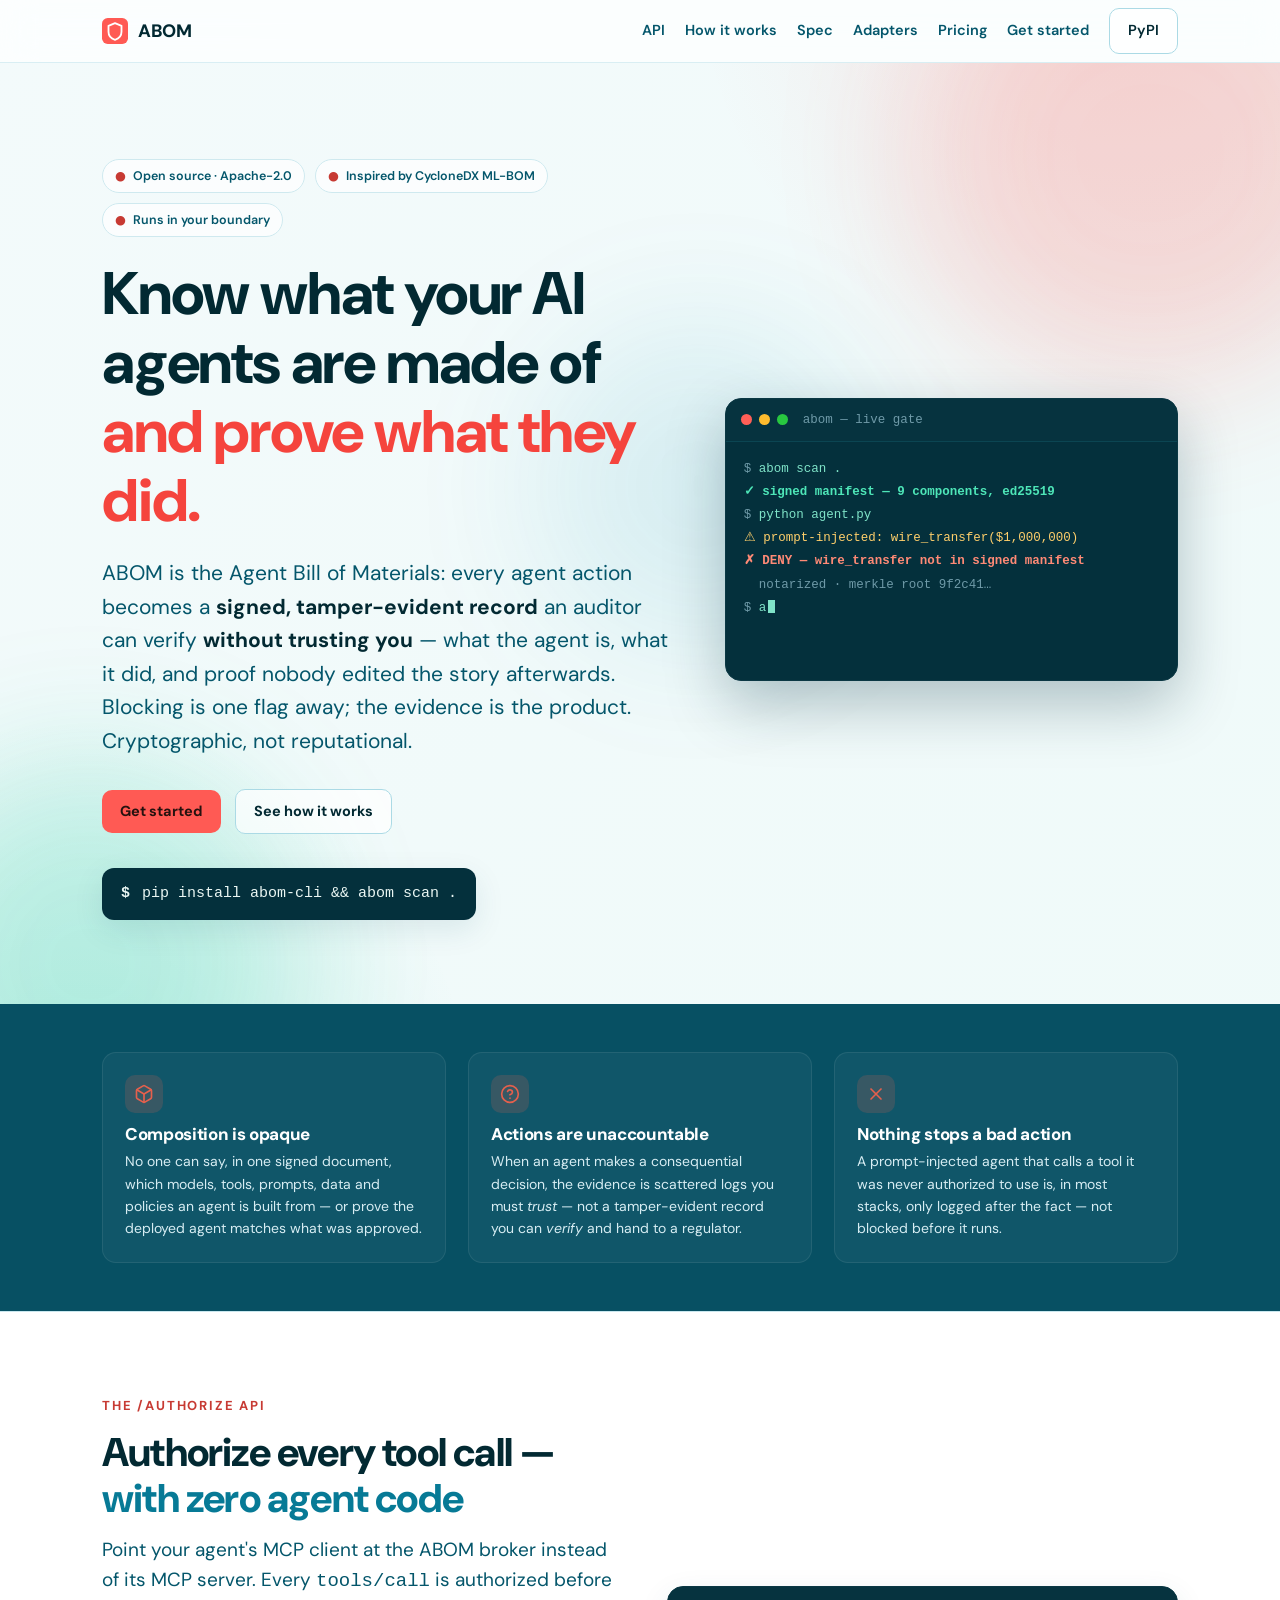
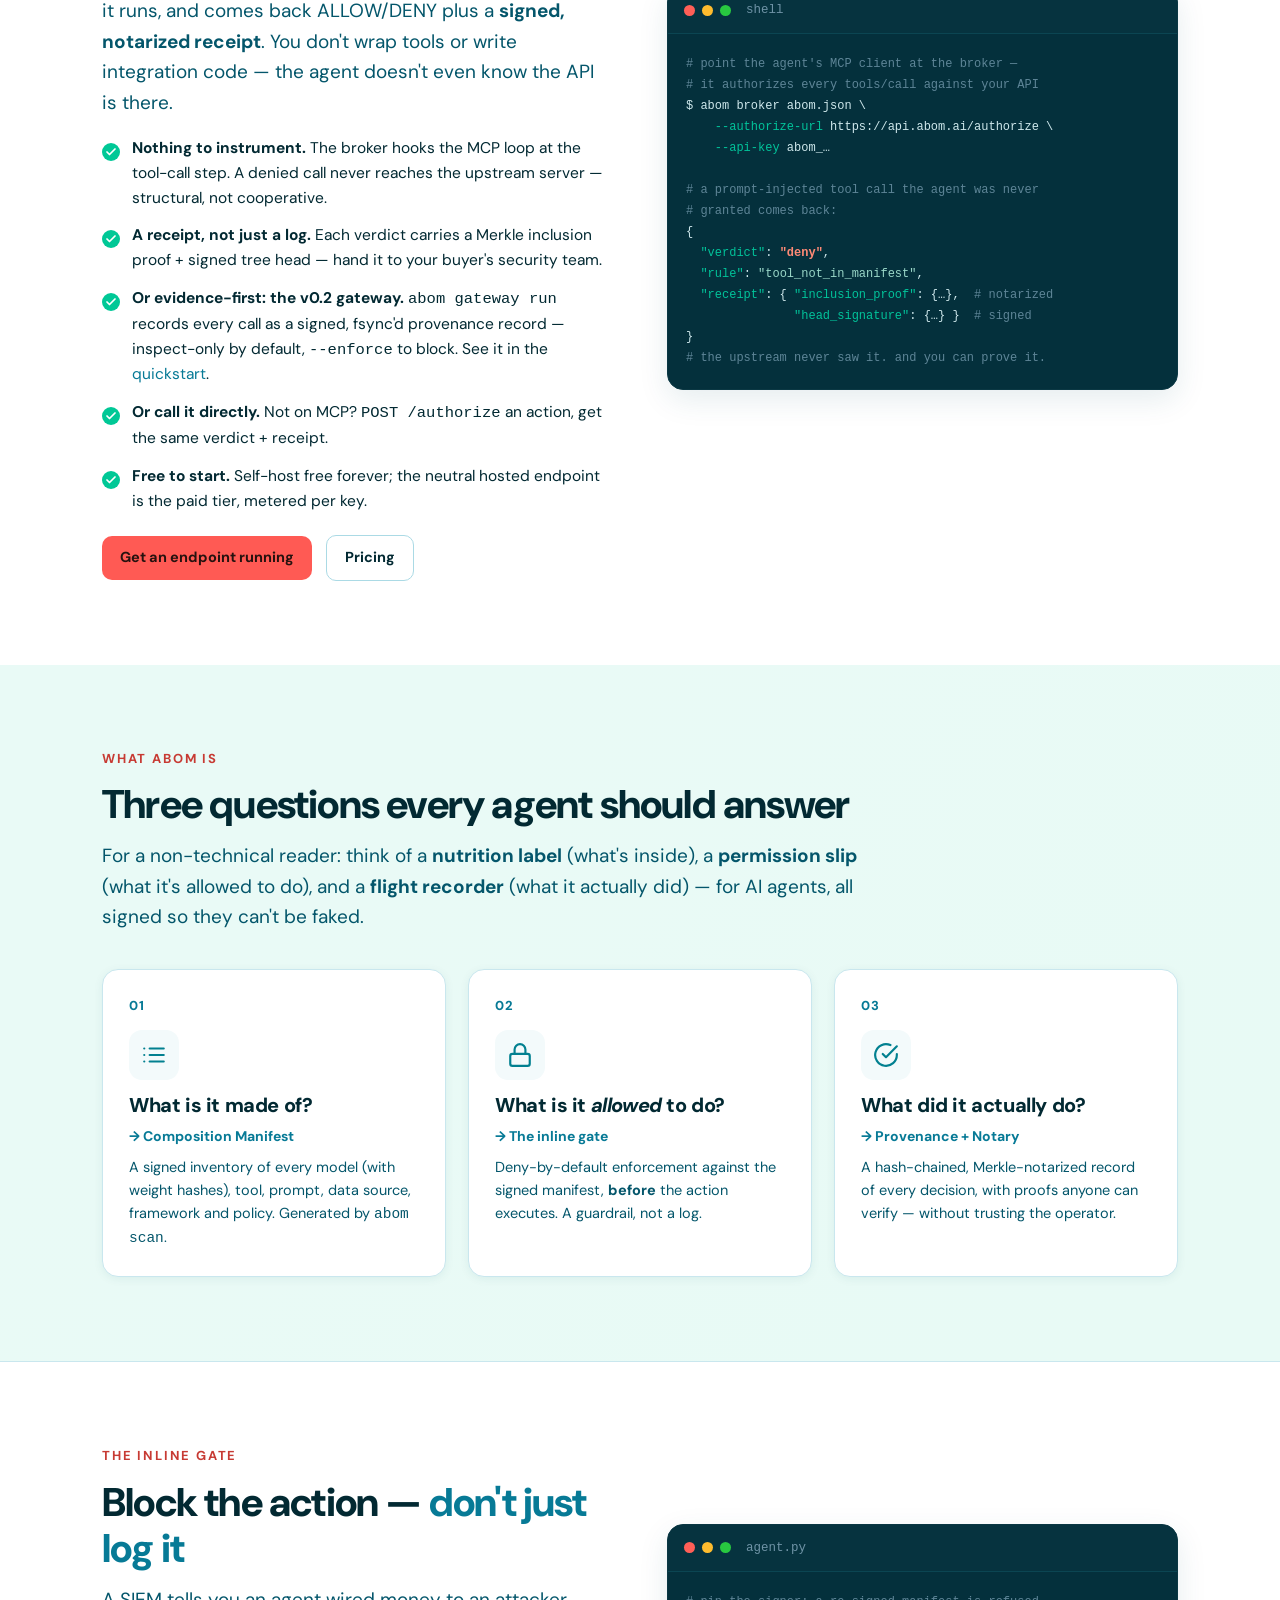
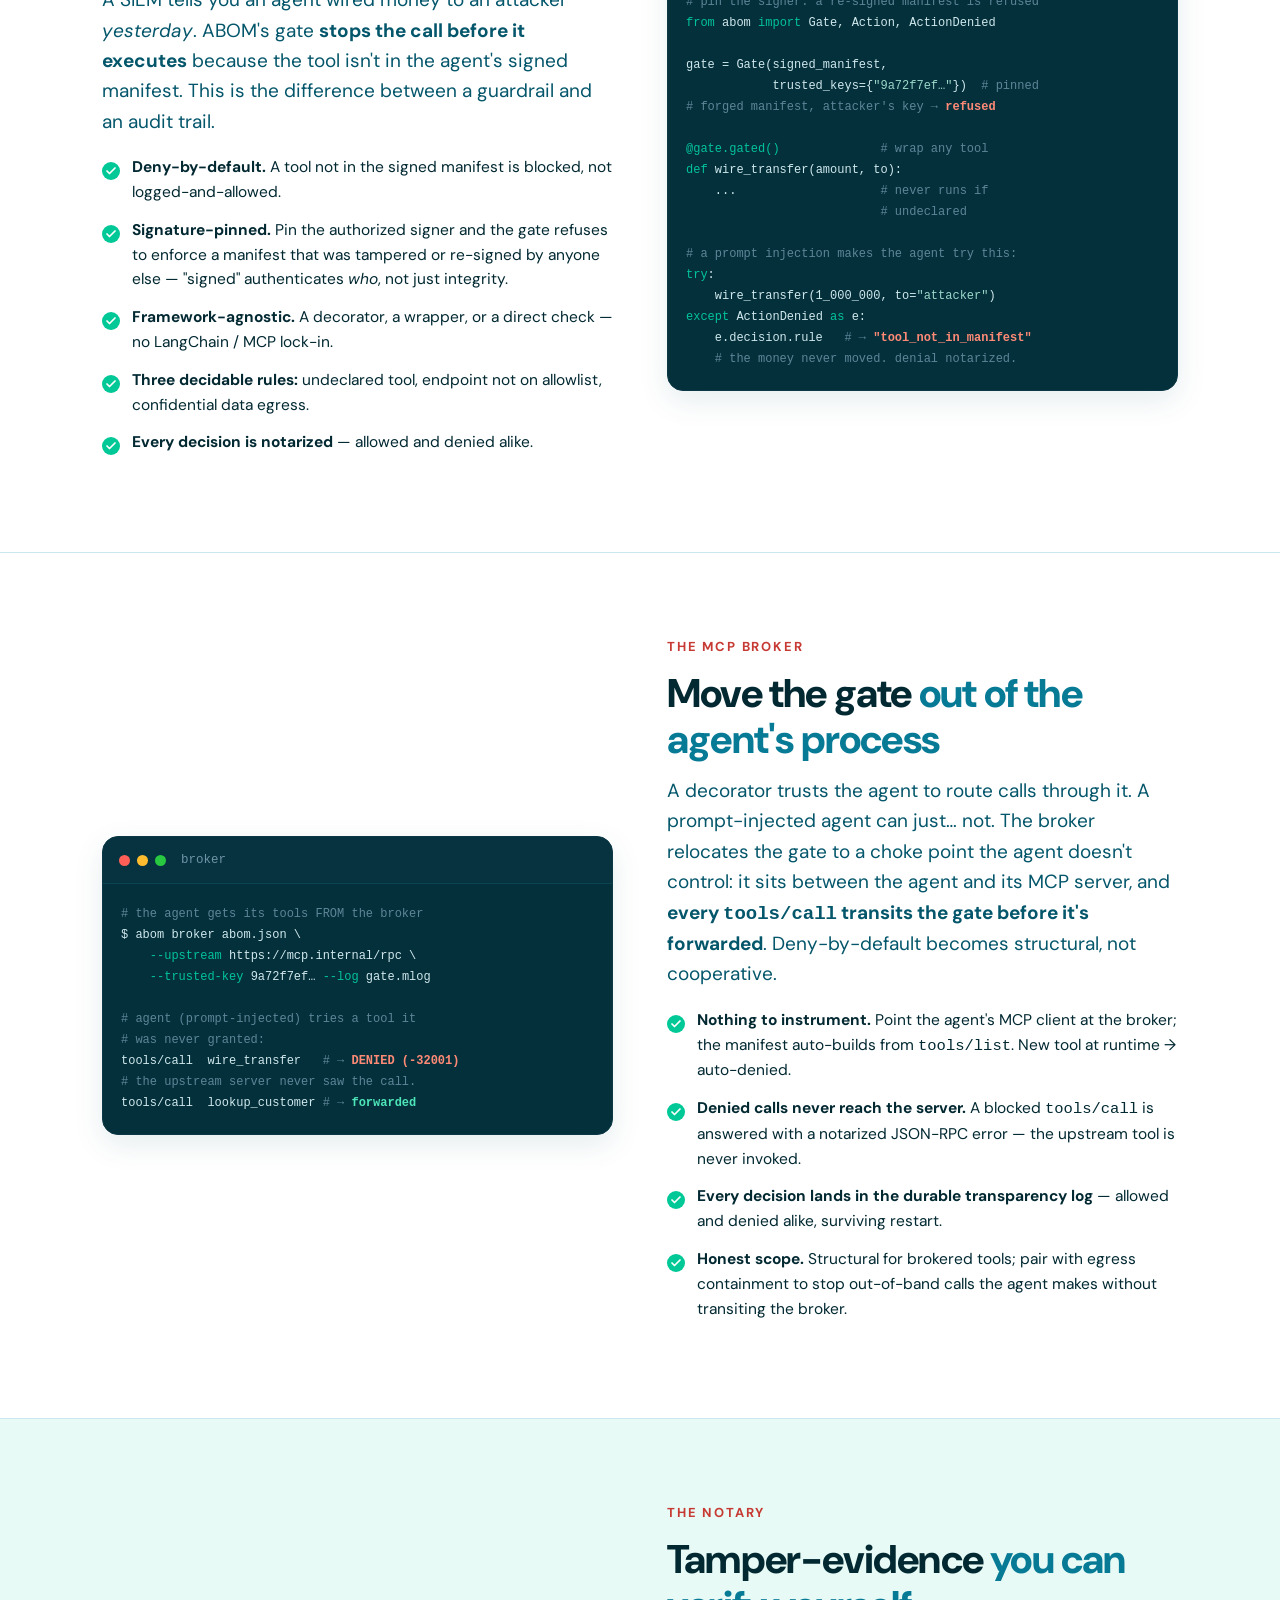
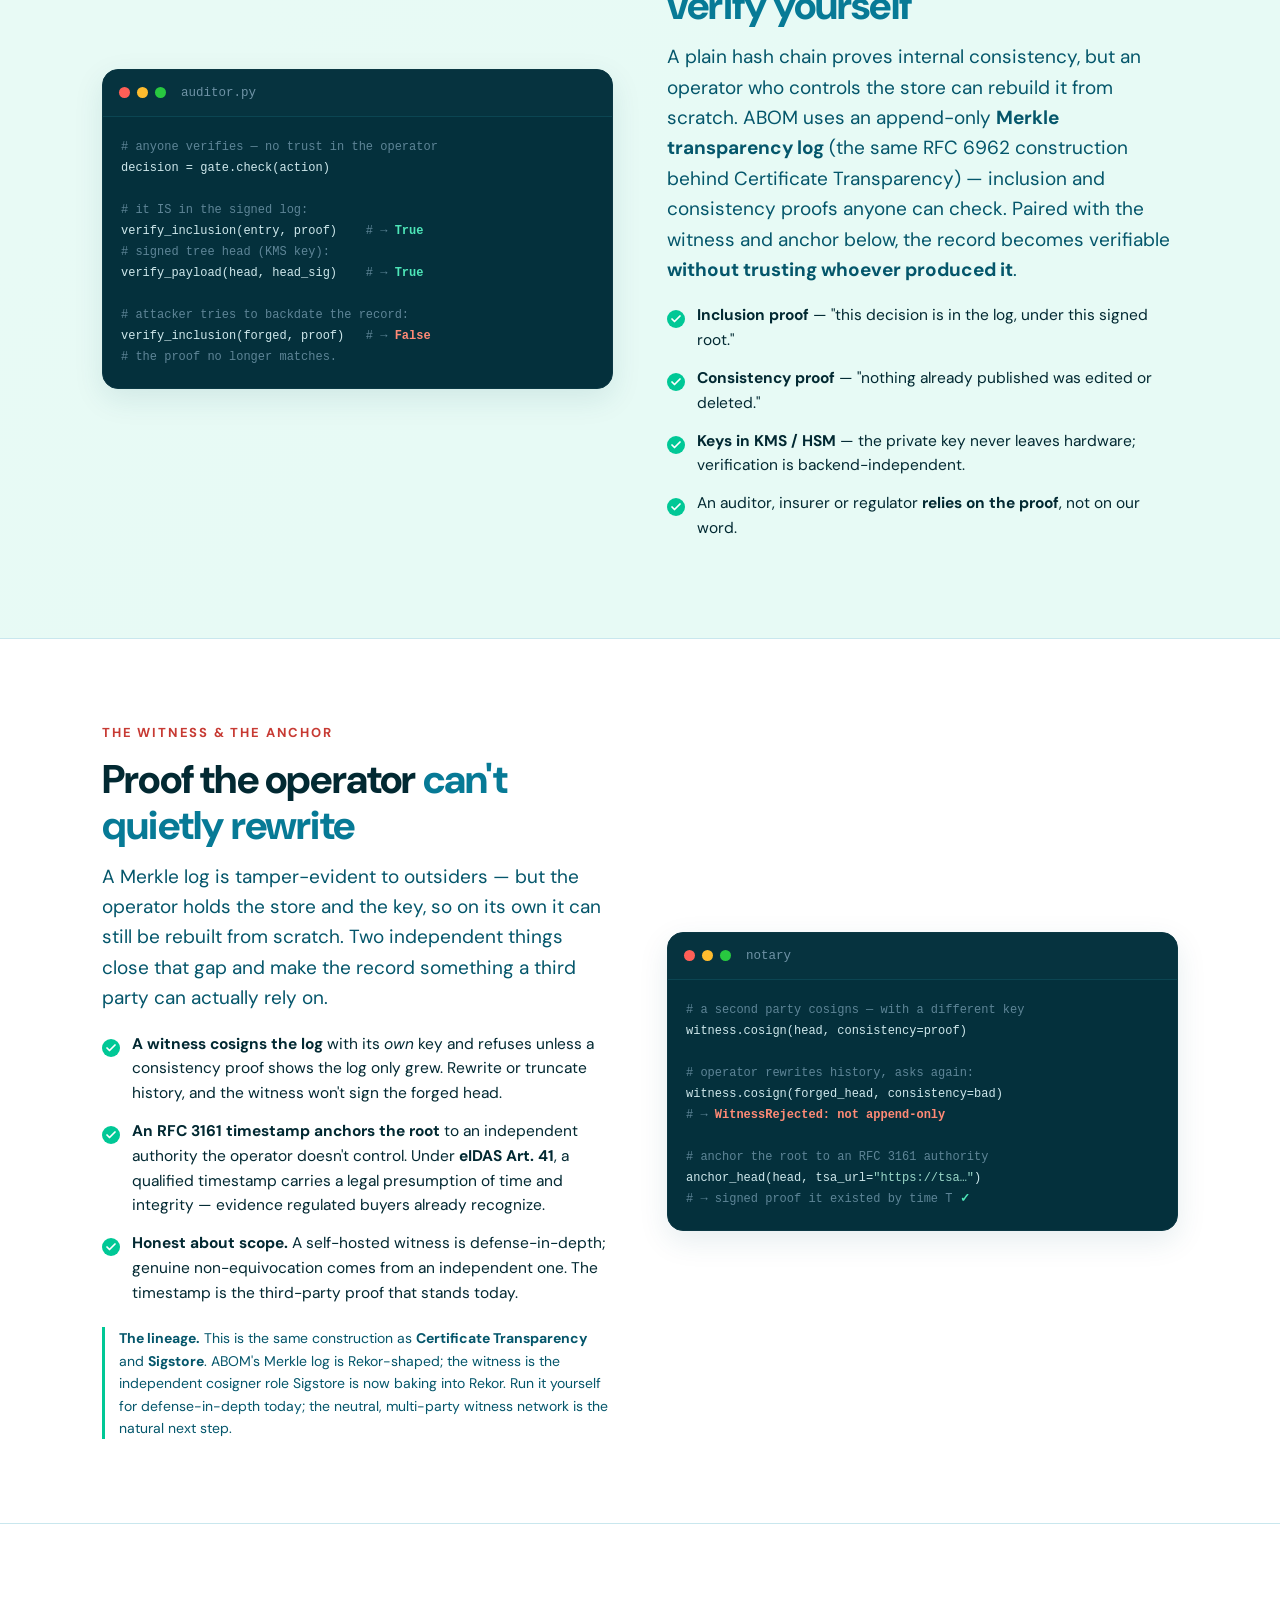
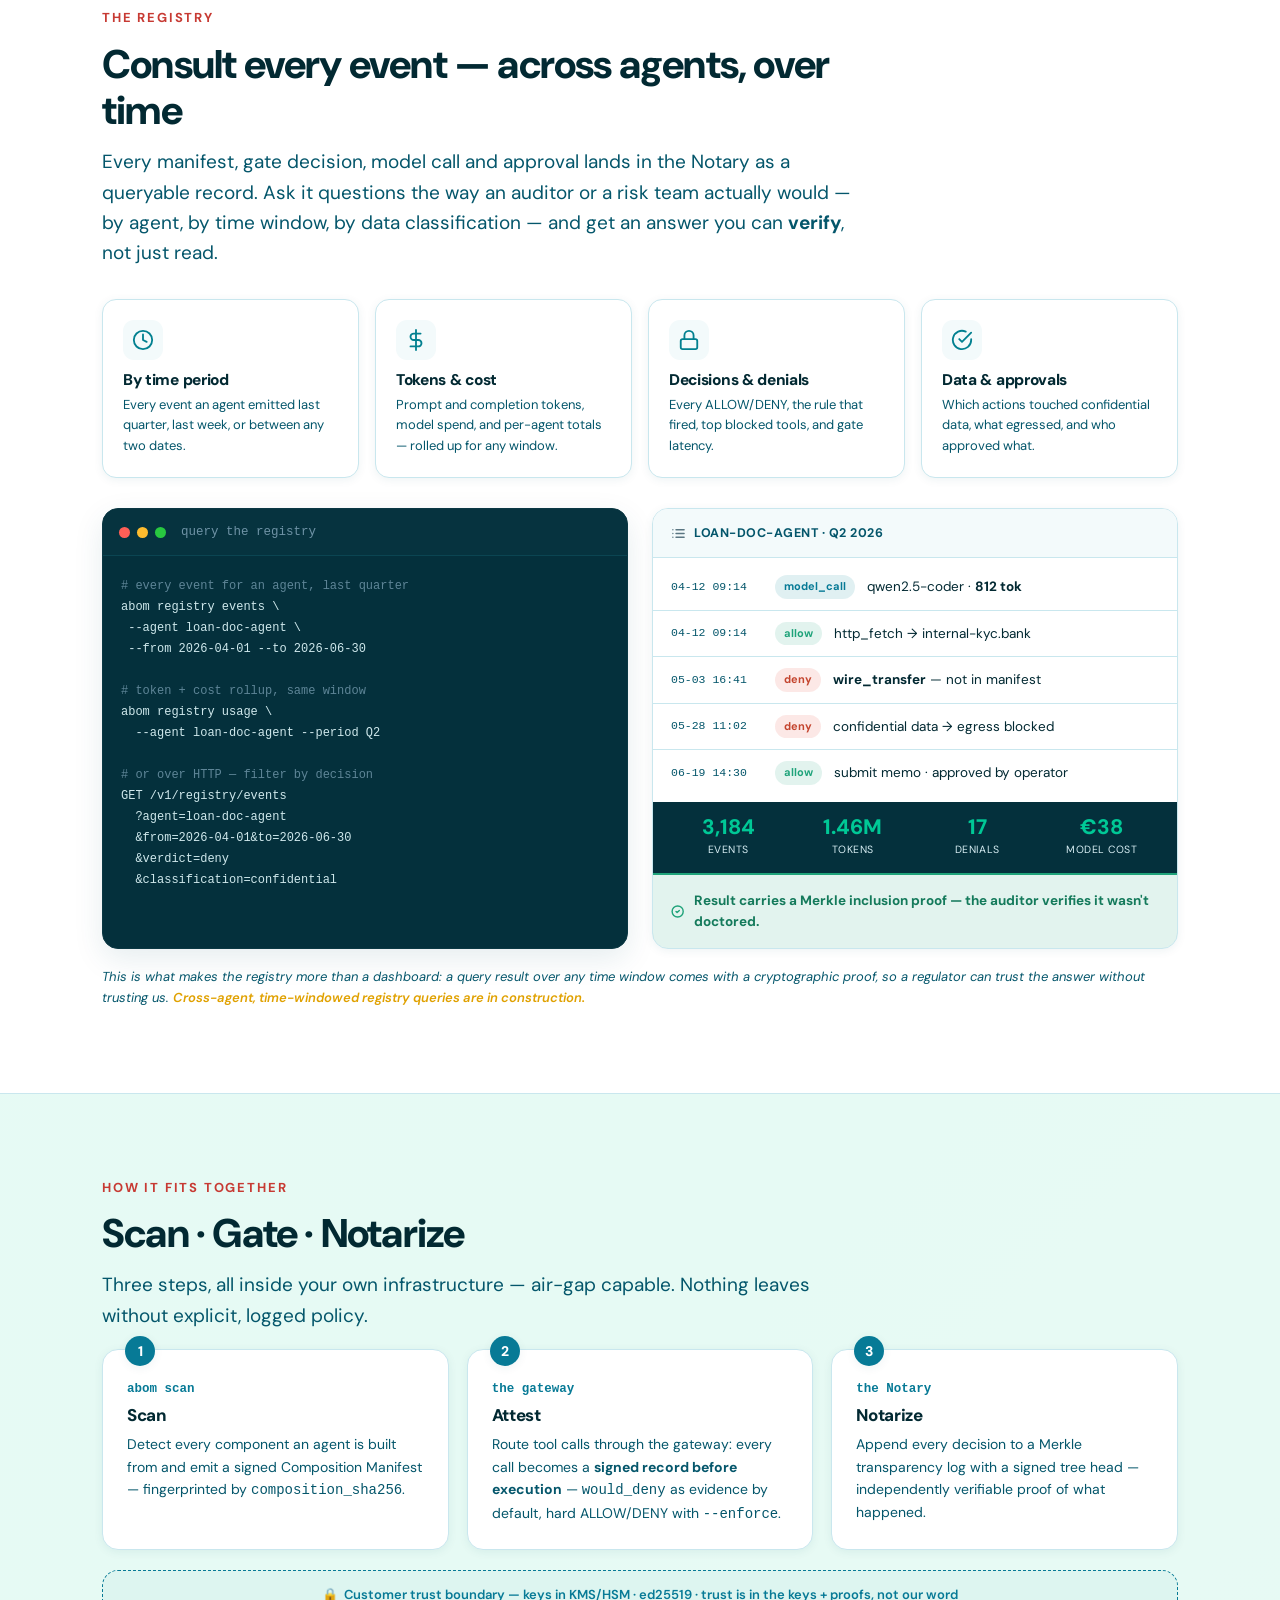
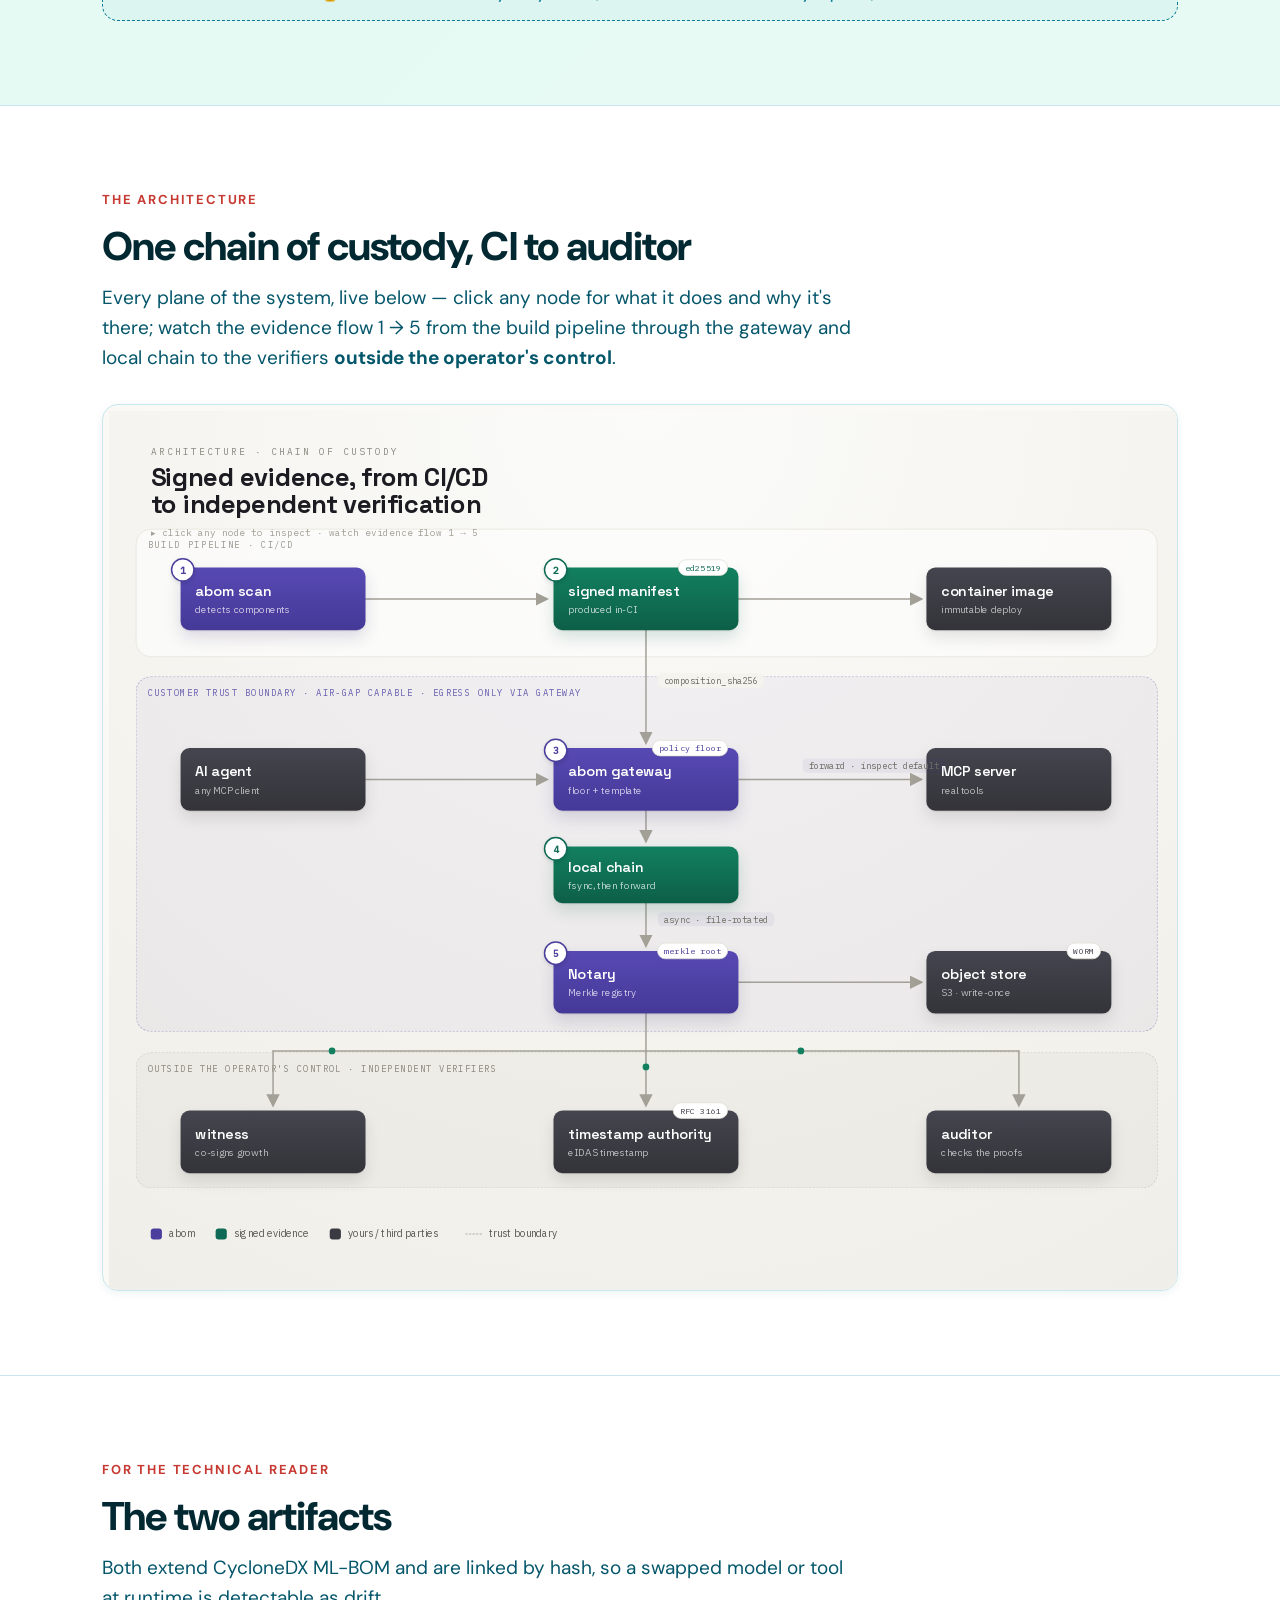
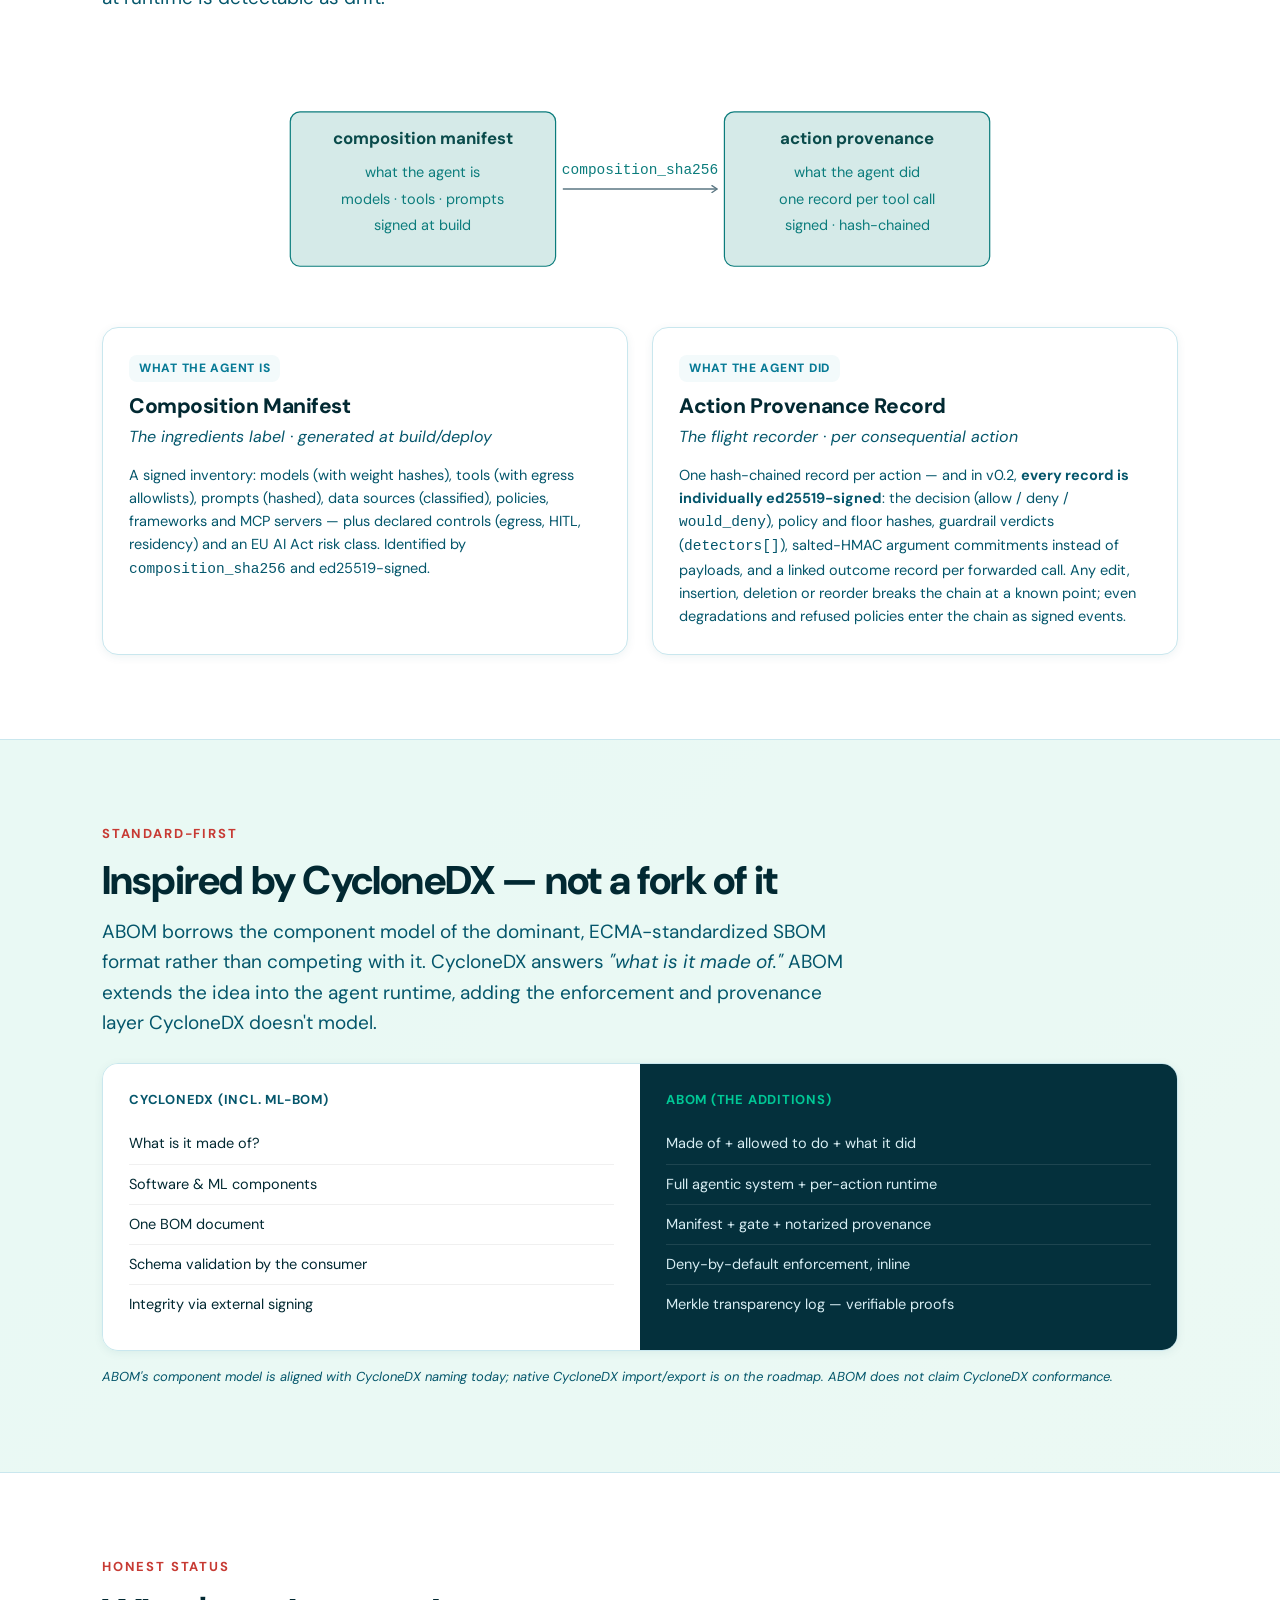
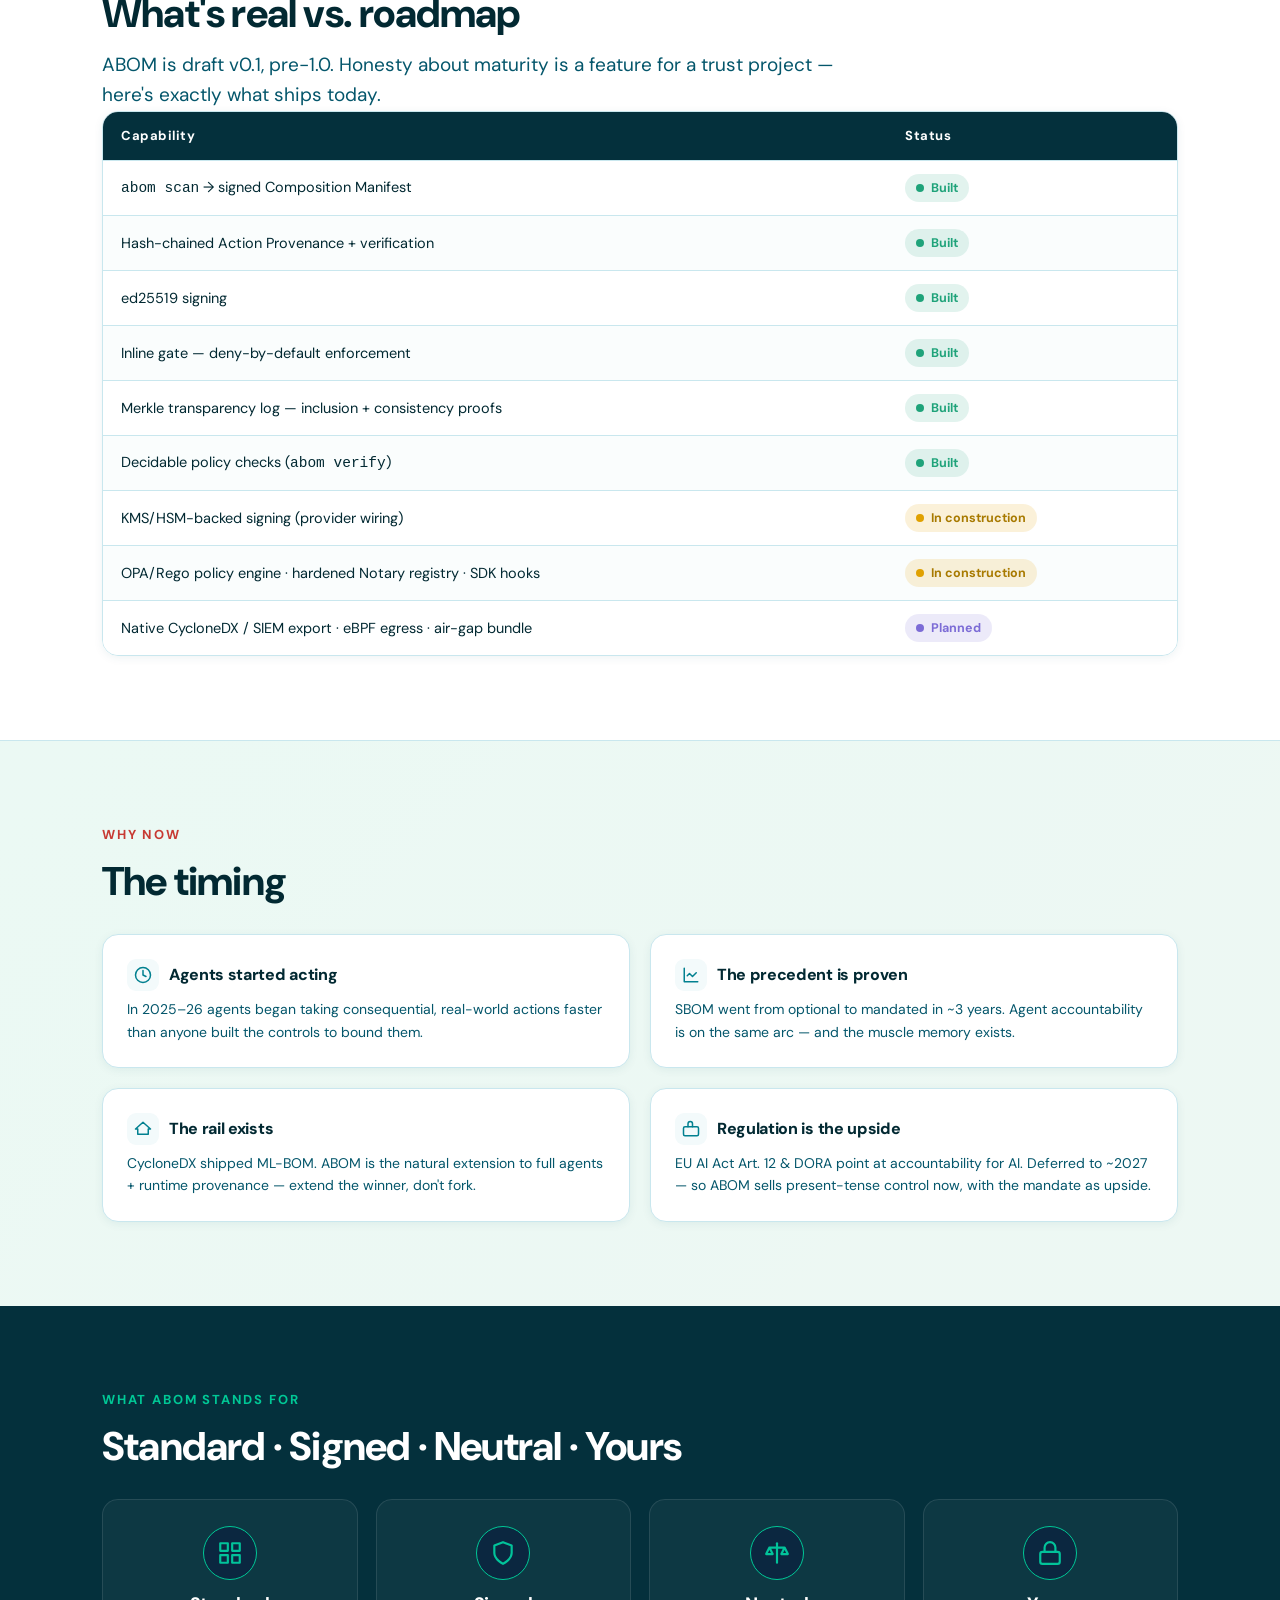
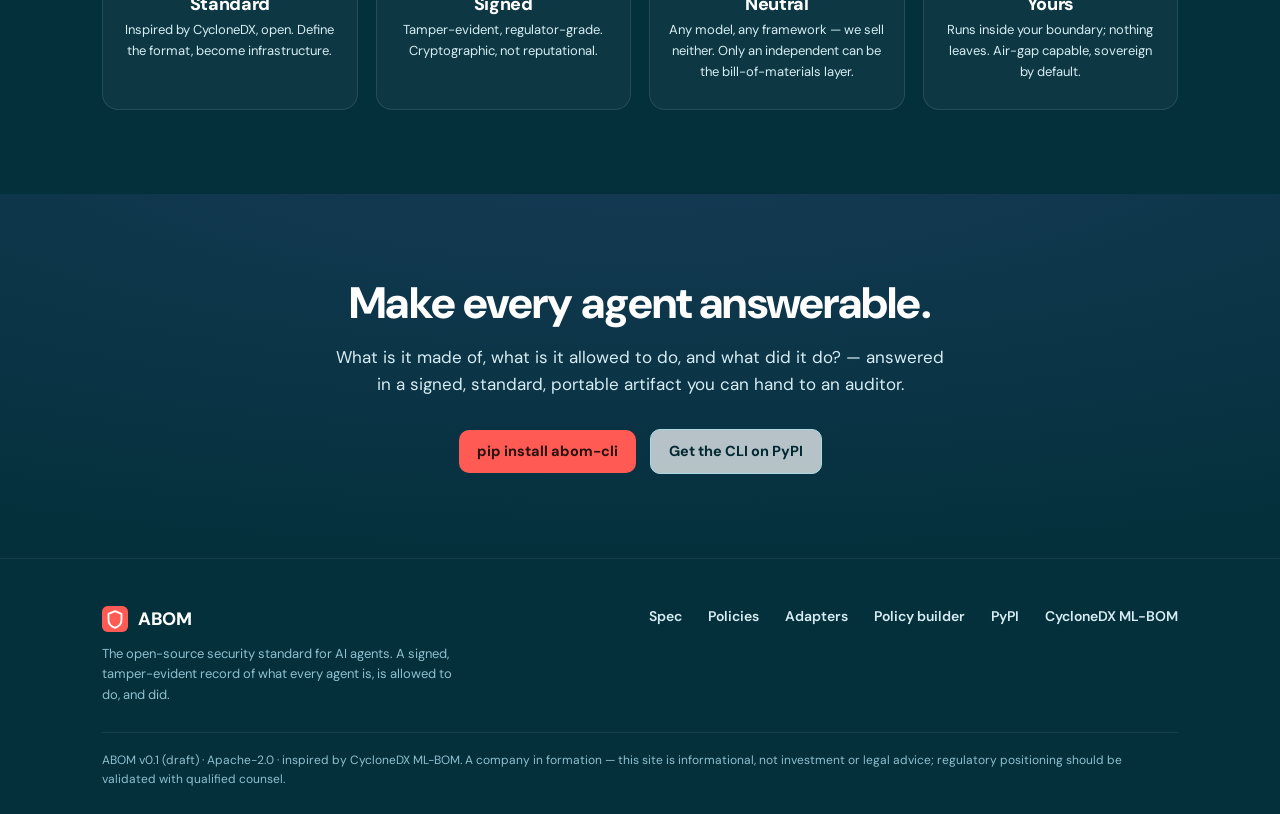
<file: website/index.html>
<!DOCTYPE html>
<html lang="en">
<head>
<meta charset="utf-8">
<meta name="viewport" content="width=device-width, initial-scale=1, viewport-fit=cover">
<title>ABOM — Agent Bill of Materials · Know what your AI agents are made of, and prove it</title>
<meta name="description" content="ABOM gives every AI-agent action a signed, tamper-evident record a third party can verify, what the agent is made of, what it did, and proof nobody edited the story. Attestation first; inline enforcement one flag away. Open source, inspired by CycloneDX. Apache 2.0.">
<meta name="theme-color" content="#0B1F33">
<link rel="canonical" href="https://abom.ai/overview.html">
<meta property="og:type" content="website">
<meta property="og:site_name" content="ABOM">
<meta property="og:title" content="ABOM — Agent Bill of Materials">
<meta property="og:description" content="A signed, verifiable record of what every AI agent is and did, attestation and non-repudiation first, enforcement one flag away. Cryptographic, not reputational. Open source.">
<meta property="og:url" content="https://abom.ai/">
<meta name="twitter:card" content="summary_large_image">
<link rel="icon" type="image/svg+xml" href="[data-uri]">
<style>
  :root{
    --navy:#0F2A4A; --navy2:#1C4A6E; --teal:#0B7C7C; --seafoam:#14B8A6; --mint:#2DD4BF;
    --ice:#D5EAE8; --paper:#F4F8F9; --card:#FFFFFF; --ink:#12222B; --slate:#5A7682;
    --line:#DCE7EA; --amber:#E0A100; --coral:#E5604D; --violet:#7C6CD6;
    --built:#1FA37A; --wip:#E0A100; --plan:#7C6CD6;
    --maxw:1120px;
    --shadow:0 6px 28px rgba(11,31,51,.10); --shadow-sm:0 2px 10px rgba(11,31,51,.07);
    --r:16px;
  }
  *{margin:0;padding:0;box-sizing:border-box}
  html{scroll-behavior:smooth}
  body{
    font-family:-apple-system,BlinkMacSystemFont,"Segoe UI",Inter,Roboto,Helvetica,Arial,sans-serif;
    color:var(--ink); background:var(--paper); line-height:1.6; -webkit-font-smoothing:antialiased;
    overflow-x:hidden;
  }
  a{color:var(--teal);text-decoration:none}
  a:hover{text-decoration:underline}
  .wrap{max-width:var(--maxw);margin:0 auto;padding:0 22px}
  section{padding:84px 0;position:relative}
  /* clear section separation: alternate shades + a hairline divider between light sections */
  .sec-tint{background:#E8F2F1}            /* soft teal-tinted */
  .sec-white{background:#FFFFFF}
  .divider{border-top:1px solid var(--line)}
  /* a touch more breathing room between stacked light sections */
  .sec-tint + .sec-white, .sec-white + .sec-tint{}
  h1,h2,h3{line-height:1.15;letter-spacing:-.02em;font-weight:800}
  h2{font-size:clamp(28px,4.2vw,40px);margin-bottom:14px}
  .lede{font-size:clamp(16px,2.2vw,19px);color:var(--slate);max-width:760px}
  .eyebrow{font-size:13px;font-weight:700;letter-spacing:.14em;text-transform:uppercase;color:var(--teal);margin-bottom:12px}
  .mono{font-family:"SF Mono",ui-monospace,SFMono-Regular,Menlo,Consolas,monospace}

  /* nav */
  nav{position:sticky;top:0;z-index:50;background:rgba(11,31,51,.92);backdrop-filter:blur(10px);border-bottom:1px solid rgba(255,255,255,.08)}
  nav .wrap{display:flex;align-items:center;justify-content:space-between;height:62px}
  .brand{display:flex;align-items:center;gap:10px;font-weight:800;color:#fff;font-size:18px;letter-spacing:-.02em}
  .brand:hover{text-decoration:none}
  .brand svg{width:26px;height:26px}
  .navlinks{display:flex;flex-wrap:nowrap;gap:20px;align-items:center;white-space:nowrap}
  .navlinks a{color:var(--ice);font-size:14.5px;font-weight:600}
  .navlinks a:hover{color:#fff;text-decoration:none}
  .btn{display:inline-block;background:var(--mint);color:var(--navy);font-weight:700;
    padding:10px 18px;border-radius:10px;font-size:14.5px;transition:transform .15s,box-shadow .15s}
  .btn:hover{transform:translateY(-1px);box-shadow:0 6px 18px rgba(2,195,154,.35);text-decoration:none}
  .btn.ghost{background:transparent;color:#fff;border:1px solid rgba(255,255,255,.28)}
  .btn.ghost:hover{background:rgba(255,255,255,.08);box-shadow:none}
  .btn.dark{background:var(--teal);color:#fff}
  .btn.dark:hover{box-shadow:0 6px 18px rgba(2,128,144,.35)}
  @media(max-width:720px){.navlinks a:not(.btn){display:none}}

  /* hero */
  .hero{background:radial-gradient(120% 90% at 80% -10%,#163b56 0%,var(--navy) 55%);color:#fff;padding:96px 0 84px;position:relative;overflow:hidden}
  .hero:after{content:"";position:absolute;inset:0;background:
    radial-gradient(40% 40% at 12% 110%,rgba(2,195,154,.16),transparent 70%);pointer-events:none}
  .hero .wrap{position:relative;z-index:2}
  .pill-row{display:flex;flex-wrap:wrap;gap:10px;margin-bottom:22px}
  .chip{display:inline-flex;align-items:center;gap:7px;background:rgba(255,255,255,.07);border:1px solid rgba(255,255,255,.16);
    color:var(--ice);font-size:12.5px;font-weight:600;padding:6px 12px;border-radius:30px}
  .chip b{color:var(--mint)}
  .hero h1{font-size:clamp(34px,6vw,60px);color:#fff;max-width:920px}
  .hero h1 .hl{color:var(--mint)}
  .hero p.sub{font-size:clamp(17px,2.5vw,21px);color:var(--ice);max-width:680px;margin:22px 0 30px}
  .cta-row{display:flex;flex-wrap:wrap;gap:14px;align-items:center}
  .install{margin-top:34px;display:inline-flex;align-items:center;gap:12px;background:#06121f;border:1px solid rgba(255,255,255,.12);
    border-radius:12px;padding:13px 18px;font-size:15px;color:#dff3ef;box-shadow:var(--shadow)}
  .install .dollar{color:var(--mint);font-weight:700}
  .install .mono{color:#eaf6f3}

  /* the problem strip */
  .problem{background:var(--navy2);color:#fff;padding:48px 0}
  .problem .grid{display:grid;grid-template-columns:repeat(3,1fr);gap:22px}
  .problem .q{background:rgba(255,255,255,.04);border:1px solid rgba(255,255,255,.08);border-radius:14px;padding:22px}
  .problem .q .ic{width:38px;height:38px;border-radius:10px;background:rgba(229,96,77,.18);display:flex;align-items:center;justify-content:center;margin-bottom:12px}
  .problem h3{font-size:17px;color:#fff;margin-bottom:6px}
  .problem p{font-size:14px;color:var(--ice)}
  @media(max-width:760px){.problem .grid{grid-template-columns:1fr}}

  /* three questions */
  .threeq{display:grid;grid-template-columns:repeat(3,1fr);gap:22px;margin-top:36px}
  .qcard{background:var(--card);border:1px solid var(--line);border-radius:var(--r);padding:26px;box-shadow:var(--shadow-sm);position:relative;transition:transform .18s,box-shadow .18s}
  .qcard:hover{transform:translateY(-3px);box-shadow:var(--shadow)}
  .qcard .num{font-size:13px;font-weight:800;color:var(--teal);letter-spacing:.1em}
  .qcard .ic{width:50px;height:50px;border-radius:13px;background:var(--paper);display:flex;align-items:center;justify-content:center;margin:14px 0}
  .qcard h3{font-size:20px;margin-bottom:8px}
  .qcard .ans{font-weight:700;color:var(--teal);font-size:14px;margin-bottom:8px}
  .qcard p{font-size:14.5px;color:var(--slate)}
  @media(max-width:820px){.threeq{grid-template-columns:1fr}}

  /* generic feature block */
  .feature{display:grid;grid-template-columns:1fr 1fr;gap:54px;align-items:center}
  .feature.alt{direction:rtl}.feature.alt>*{direction:ltr}
  .feature h2 .accent{color:var(--teal)}
  .feature ul{list-style:none;margin-top:18px}
  .feature li{position:relative;padding-left:30px;margin-bottom:13px;font-size:15.5px;color:var(--ink)}
  .feature li:before{content:"";position:absolute;left:0;top:7px;width:18px;height:18px;border-radius:50%;
    background:var(--mint) url("data:image/svg+xml,%3Csvg xmlns='http://www.w3.org/2000/svg' viewBox='0 0 24 24' fill='none' stroke='%23fff' stroke-width='3.5' stroke-linecap='round' stroke-linejoin='round'%3E%3Cpolyline points='20 6 9 17 4 12'/%3E%3C/svg%3E") center/12px no-repeat}
  .feature li b{color:var(--ink)}
  @media(max-width:860px){.feature{grid-template-columns:1fr;gap:28px}.feature.alt{direction:ltr}}

  /* code card */
  .code{background:var(--navy);border-radius:var(--r);box-shadow:var(--shadow);overflow:hidden;border:1px solid #0a2a40}
  .code .bar{display:flex;align-items:center;gap:7px;padding:13px 16px;background:#0a2a40;border-bottom:1px solid #0e3550}
  .code .bar i{width:11px;height:11px;border-radius:50%;display:block}
  .code .bar .r{background:#ff5f57}.code .bar .y{background:#febc2e}.code .bar .g{background:#28c840}
  .code .bar span{margin-left:8px;color:#6f93a6;font-size:12.5px;font-family:ui-monospace,monospace}
  .code pre{padding:20px 18px;overflow-x:auto;font-family:"SF Mono",ui-monospace,Menlo,Consolas,monospace;font-size:12px;line-height:1.75;color:#cfe8ec}
  .code pre .c{color:#5e8597}/*comment*/
  .code pre .k{color:#02C39A}/*keyword/key*/
  .code pre .s{color:#9ad7c8}/*string*/
  .code pre .deny{color:#ff8a76;font-weight:700}
  .code pre .allow{color:#4ee6b8;font-weight:700}
  .code pre .a{color:#E0A100}/*hash/accent*/

  /* how it works diagram */
  .flow{display:grid;grid-template-columns:repeat(3,1fr);gap:18px;margin-top:18px}
  .step{background:var(--card);border:1px solid var(--line);border-radius:var(--r);padding:24px;box-shadow:var(--shadow-sm);position:relative}
  .step .n{position:absolute;top:-14px;left:22px;width:30px;height:30px;border-radius:50%;background:var(--teal);color:#fff;display:flex;align-items:center;justify-content:center;font-weight:800;font-size:14px;box-shadow:var(--shadow-sm)}
  .step h3{font-size:17px;margin:6px 0 8px}
  .step .verb{font-family:ui-monospace,monospace;font-size:12.5px;color:var(--teal);font-weight:700}
  .step p{font-size:14px;color:var(--slate);margin-top:6px}
  .boundary{margin-top:20px;border:1.5px dashed var(--teal);border-radius:var(--r);padding:14px 18px;font-size:13px;color:var(--teal);font-weight:600;text-align:center;background:rgba(2,128,144,.04)}
  @media(max-width:820px){.flow{grid-template-columns:1fr}}

  /* interactive architecture embed: fixed 1440x1190 canvas scaled to fit */
  .arch-embed{position:relative;width:100%;overflow:hidden;border:1px solid var(--line);
    border-radius:var(--r);box-shadow:var(--shadow-sm);background:#faf9f5;margin-top:30px}
  .arch-embed iframe{position:absolute;left:0;top:0;width:1440px;height:1190px;border:0;transform-origin:0 0}
  .arch-fallback{display:none}
  @media(max-width:720px){
    .arch-embed{display:none}
    .arch-fallback{display:block;background:var(--card);border:1px solid var(--line);
      border-radius:var(--r);padding:22px;margin-top:24px;text-align:center;color:var(--slate)}
  }

  /* inline svg diagrams */
  .diagram{max-width:820px;margin:40px auto 0;overflow-x:auto}
  .diagram svg{display:block;min-width:640px;width:100%}
  .diagram-cap{font-size:13.5px;color:var(--slate);text-align:center;margin:12px auto 0;max-width:720px}

  /* status table */
  .statwrap{overflow-x:auto;border-radius:var(--r);box-shadow:var(--shadow-sm);border:1px solid var(--line)}
  table.status{width:100%;border-collapse:collapse;background:var(--card);font-size:14.5px;min-width:520px}
  table.status th{background:var(--navy);color:#fff;text-align:left;padding:14px 18px;font-weight:700;font-size:13px;letter-spacing:.04em}
  table.status td{padding:13px 18px;border-top:1px solid var(--line)}
  table.status tr:nth-child(even) td{background:#fafdfd}
  .tag{display:inline-flex;align-items:center;gap:7px;font-size:12.5px;font-weight:700;padding:4px 11px;border-radius:30px;white-space:nowrap}
  .tag.b{background:rgba(31,163,122,.13);color:var(--built)}
  .tag.w{background:rgba(224,161,0,.15);color:#a87a00}
  .tag.p{background:rgba(124,108,214,.14);color:var(--violet)}
  .dot{width:8px;height:8px;border-radius:50%;display:inline-block}
  .dot.b{background:var(--built)}.dot.w{background:var(--wip)}.dot.p{background:var(--plan)}

  /* artifacts / audience tabs (CSS-only) */
  .twocol{display:grid;grid-template-columns:1fr 1fr;gap:24px;margin-top:32px}
  .artifact{background:var(--card);border:1px solid var(--line);border-radius:var(--r);padding:26px;box-shadow:var(--shadow-sm)}
  .artifact .label{display:inline-block;font-size:12px;font-weight:800;letter-spacing:.06em;text-transform:uppercase;color:var(--teal);background:var(--paper);padding:4px 10px;border-radius:8px;margin-bottom:12px}
  .artifact h3{font-size:21px;margin-bottom:6px}
  .artifact .it{font-style:italic;color:var(--slate);margin-bottom:14px}
  .artifact p{font-size:14.5px;color:var(--slate)}
  @media(max-width:820px){.twocol{grid-template-columns:1fr}}

  /* standard / cyclonedx */
  .compare{display:grid;grid-template-columns:1fr 1fr;gap:0;border-radius:var(--r);overflow:hidden;box-shadow:var(--shadow-sm);border:1px solid var(--line);margin-top:24px}
  .compare>div{padding:26px}
  .compare .cdx{background:var(--card)}
  .compare .abom{background:var(--navy);color:#fff}
  .compare h4{font-size:13px;letter-spacing:.06em;text-transform:uppercase;margin-bottom:14px}
  .compare .cdx h4{color:var(--slate)}.compare .abom h4{color:var(--mint)}
  .compare ul{list-style:none}.compare li{padding:8px 0;font-size:14.5px;border-bottom:1px solid rgba(128,128,128,.12)}
  .compare .abom li{border-color:rgba(255,255,255,.1);color:var(--ice)}
  .compare li:last-child{border:none}
  @media(max-width:680px){.compare{grid-template-columns:1fr}}

  /* why now */
  .why{display:grid;grid-template-columns:repeat(2,1fr);gap:20px;margin-top:30px}
  .why .c{background:var(--card);border:1px solid var(--line);border-radius:var(--r);padding:24px;box-shadow:var(--shadow-sm)}
  .why .c h3{font-size:16px;margin-bottom:7px;display:flex;align-items:center;gap:10px}
  .why .c h3 .ic{width:32px;height:32px;border-radius:9px;background:var(--paper);display:flex;align-items:center;justify-content:center;flex:0 0 auto}
  .why .c p{font-size:14px;color:var(--slate)}
  @media(max-width:760px){.why{grid-template-columns:1fr}}

  /* pillars */
  .pillars{display:grid;grid-template-columns:repeat(4,1fr);gap:18px;margin-top:30px}
  .pillar{text-align:center;background:rgba(255,255,255,.04);border:1px solid rgba(255,255,255,.1);border-radius:var(--r);padding:26px 18px}
  .pillar .ic{width:54px;height:54px;border-radius:50%;background:#0b2740;border:1px solid var(--mint);display:flex;align-items:center;justify-content:center;margin:0 auto 14px}
  .pillar h3{color:#fff;font-size:18px;margin-bottom:6px}
  .pillar p{font-size:13px;color:var(--ice)}
  @media(max-width:760px){.pillars{grid-template-columns:1fr 1fr}}

  /* final cta */
  .final{background:radial-gradient(120% 120% at 50% -20%,#163b56,var(--navy));color:#fff;text-align:center}
  .final h2{color:#fff;font-size:clamp(28px,5vw,44px)}
  .final p{color:var(--ice);max-width:620px;margin:16px auto 30px;font-size:17px}
  .final .cta-row{justify-content:center}

  footer{background:var(--navy);color:var(--ice);padding:46px 0 36px;border-top:1px solid rgba(255,255,255,.08)}
  footer .wrap{display:flex;flex-wrap:wrap;justify-content:space-between;gap:22px;align-items:flex-start}
  footer .brand{margin-bottom:10px}
  footer .muted{font-size:13px;color:#7796a4;max-width:360px}
  footer .links{display:flex;flex-wrap:wrap;gap:26px}
  footer .links a{color:var(--ice);font-size:14px;font-weight:600}
  .disclaimer{font-size:12px;color:#5d7c8a;margin-top:26px;border-top:1px solid rgba(255,255,255,.08);padding-top:18px}

  /* registry */
  .reg-grid{display:grid;grid-template-columns:repeat(4,1fr);gap:16px;margin-top:30px}
  .reg-q{background:var(--card);border:1px solid var(--line);border-radius:14px;padding:20px;box-shadow:var(--shadow-sm)}
  .reg-q .ic{width:40px;height:40px;border-radius:11px;background:var(--paper);display:flex;align-items:center;justify-content:center;margin-bottom:12px}
  .reg-q h3{font-size:15.5px;margin-bottom:5px}
  .reg-q p{font-size:13px;color:var(--slate)}
  @media(max-width:880px){.reg-grid{grid-template-columns:1fr 1fr}}
  @media(max-width:520px){.reg-grid{grid-template-columns:1fr}}
  .reg-demo{display:grid;grid-template-columns:1fr 1fr;gap:24px;margin-top:30px;align-items:stretch}
  @media(max-width:860px){.reg-demo{grid-template-columns:1fr}}
  .reg-result{background:var(--card);border:1px solid var(--line);border-radius:var(--r);box-shadow:var(--shadow-sm);overflow:hidden;display:flex;flex-direction:column}
  .reg-result .rh{padding:14px 18px;background:var(--paper);border-bottom:1px solid var(--line);font-size:12.5px;font-weight:700;color:var(--slate);letter-spacing:.04em;text-transform:uppercase;display:flex;align-items:center;gap:8px}
  .reg-result .rb{padding:6px 0}
  .ev{display:flex;align-items:center;gap:12px;padding:11px 18px;border-bottom:1px solid var(--line);font-size:13.5px}
  .ev:last-child{border-bottom:none}
  .ev .t{font-family:ui-monospace,monospace;font-size:11.5px;color:var(--slate);flex:0 0 92px}
  .ev .badge{font-size:11px;font-weight:700;padding:3px 9px;border-radius:20px;white-space:nowrap}
  .ev .badge.allow{background:rgba(31,163,122,.13);color:var(--built)}
  .ev .badge.deny{background:rgba(229,96,77,.14);color:#c4452f}
  .ev .badge.call{background:rgba(2,128,144,.12);color:var(--teal)}
  .ev .desc{flex:1;color:var(--ink)}
  .ev .desc b{font-weight:700}
  .reg-agg{display:flex;justify-content:space-between;gap:10px;padding:14px 18px;background:var(--navy);color:#fff}
  .reg-agg .stat{text-align:center;flex:1}
  .reg-agg .stat .v{font-size:21px;font-weight:800;color:var(--mint);line-height:1.1}
  .reg-agg .stat .l{font-size:10.5px;color:var(--ice);text-transform:uppercase;letter-spacing:.05em;margin-top:3px}
  .reg-proof{display:flex;align-items:center;gap:10px;padding:15px 18px;background:rgba(31,163,122,.13);border-top:2px solid var(--built);font-size:13.5px;color:#147a5b;font-weight:700}

  .section-head{max-width:760px}
  .center{text-align:center;margin:0 auto}
  .pad-sm{padding:64px 0}
</style>
<link rel="stylesheet" href="theme.css">
</head>
<body>

<!-- NAV -->
<nav>
  <div class="wrap">
    <a class="brand" href="#top">
      <svg viewBox="0 0 100 100" aria-hidden="true"><rect width="100" height="100" rx="22" fill="#12304A"/><path d="M50 20 L75 30 V53 C75 70 64 80 50 84 C36 80 25 70 25 53 V30 Z" fill="none" stroke="#02C39A" stroke-width="7" stroke-linejoin="round" stroke-linecap="round"/></svg>
      ABOM
    </a>
    <div class="navlinks">
      <a href="#api">API</a>
      <a href="#what">How it works</a>
      <a href="spec.html">Spec</a>
      <a href="adapters.html">Adapters</a>
      <a href="pricing.html">Pricing</a>
      <a href="get-started.html">Get started</a>
      <a class="btn ghost" href="https://pypi.org/project/abom-cli/">PyPI</a>
    </div>
  </div>
</nav>

<!-- HERO -->
<header class="hero" id="top">
  <div class="aurora" aria-hidden="true"><i></i><i></i><i></i></div>
  <div class="wrap hero-grid">
    <div class="hero-copy">
      <div class="pill-row">
        <span class="chip"><b>●</b> Open source · Apache-2.0</span>
        <span class="chip"><b>●</b> Inspired by CycloneDX ML-BOM</span>
        <span class="chip"><b>●</b> Runs in your boundary</span>
      </div>
      <h1>Know what your AI agents are made of <span class="hl">and prove what they did.</span></h1>
      <p class="sub">ABOM is the Agent Bill of Materials: every agent action becomes a <b style="color:#fff">signed, tamper-evident record</b> an auditor can verify <b style="color:#fff">without trusting you</b> — what the agent is, what it did, and proof nobody edited the story afterwards. Blocking is one flag away; the evidence is the product. Cryptographic, not reputational.</p>
      <div class="cta-row">
        <a class="btn" href="get-started.html">Get started</a>
        <a class="btn ghost" href="#what">See how it works</a>
      </div>
      <div class="install">
        <span class="dollar mono">$</span><span class="mono">pip install abom-cli &amp;&amp; abom scan .</span>
      </div>
    </div>
    <aside class="hero-demo" aria-label="An AI agent's actions passing through the ABOM gate into a signed provenance ledger, watched for EU compliance">
      <div class="term">
        <div class="tbar"><i class="r"></i><i class="y"></i><i class="g"></i><span>abom — live gate</span></div>
        <pre id="term-screen"></pre>
      </div>
    </aside>
  </div>
</header>

<!-- PROBLEM -->
<div class="problem">
  <div class="wrap">
    <div class="grid">
      <div class="q">
        <div class="ic"><svg width="20" height="20" viewBox="0 0 24 24" fill="none" stroke="#E5604D" stroke-width="2" stroke-linecap="round" stroke-linejoin="round"><path d="M21 16V8a2 2 0 0 0-1-1.73l-7-4a2 2 0 0 0-2 0l-7 4A2 2 0 0 0 3 8v8a2 2 0 0 0 1 1.73l7 4a2 2 0 0 0 2 0l7-4A2 2 0 0 0 21 16z"/><path d="m3.3 7 8.7 5 8.7-5"/><path d="M12 22V12"/></svg></div>
        <h3>Composition is opaque</h3>
        <p>No one can say, in one signed document, which models, tools, prompts, data and policies an agent is built from — or prove the deployed agent matches what was approved.</p>
      </div>
      <div class="q">
        <div class="ic"><svg width="20" height="20" viewBox="0 0 24 24" fill="none" stroke="#E5604D" stroke-width="2" stroke-linecap="round" stroke-linejoin="round"><circle cx="12" cy="12" r="10"/><path d="M9.09 9a3 3 0 0 1 5.83 1c0 2-3 3-3 3"/><path d="M12 17h.01"/></svg></div>
        <h3>Actions are unaccountable</h3>
        <p>When an agent makes a consequential decision, the evidence is scattered logs you must <i>trust</i> — not a tamper-evident record you can <i>verify</i> and hand to a regulator.</p>
      </div>
      <div class="q">
        <div class="ic"><svg width="20" height="20" viewBox="0 0 24 24" fill="none" stroke="#E5604D" stroke-width="2" stroke-linecap="round" stroke-linejoin="round"><path d="M18 6 6 18"/><path d="m6 6 12 12"/></svg></div>
        <h3>Nothing stops a bad action</h3>
        <p>A prompt-injected agent that calls a tool it was never authorized to use is, in most stacks, only logged after the fact — not blocked before it runs.</p>
      </div>
    </div>
  </div>
</div>

<!-- THE AUTHORIZE API -->
<section id="api" class="sec-white divider">
  <div class="wrap">
    <div class="feature">
      <div>
        <div class="eyebrow">The /authorize API</div>
        <h2>Authorize every tool call — <span class="accent">with zero agent code</span></h2>
        <p class="lede">Point your agent's MCP client at the ABOM broker instead of its MCP server. Every <span class="mono">tools/call</span> is authorized before it runs, and comes back ALLOW/DENY plus a <b>signed, notarized receipt</b>. You don't wrap tools or write integration code — the agent doesn't even know the API is there.</p>
        <ul>
          <li><b>Nothing to instrument.</b> The broker hooks the MCP loop at the tool-call step. A denied call never reaches the upstream server — structural, not cooperative.</li>
          <li><b>A receipt, not just a log.</b> Each verdict carries a Merkle inclusion proof + signed tree head — hand it to your buyer's security team.</li>
          <li><b>Or evidence-first: the v0.2 gateway.</b> <span class="mono">abom gateway run</span> records every call as a signed, fsync'd provenance record — inspect-only by default, <span class="mono">--enforce</span> to block. See it in the <a href="get-started.html#gateway">quickstart</a>.</li>
          <li><b>Or call it directly.</b> Not on MCP? <span class="mono">POST /authorize</span> an action, get the same verdict + receipt.</li>
          <li><b>Free to start.</b> Self-host free forever; the neutral hosted endpoint is the paid tier, metered per key.</li>
        </ul>
        <div class="cta-row" style="margin-top:22px">
          <a class="btn" href="get-started.html">Get an endpoint running</a>
          <a class="btn ghost" href="pricing.html">Pricing</a>
        </div>
      </div>
      <div class="code">
        <div class="bar"><i class="r"></i><i class="y"></i><i class="g"></i><span>shell</span></div>
<pre><span class="c"># point the agent's MCP client at the broker —</span>
<span class="c"># it authorizes every tools/call against your API</span>
$ abom broker abom.json \
    <span class="k">--authorize-url</span> https://api.abom.ai/authorize \
    <span class="k">--api-key</span> abom_…

<span class="c"># a prompt-injected tool call the agent was never</span>
<span class="c"># granted comes back:</span>
{
  <span class="k">"verdict"</span>: <span class="deny">"deny"</span>,
  <span class="k">"rule"</span>: <span class="s">"tool_not_in_manifest"</span>,
  <span class="k">"receipt"</span>: { <span class="k">"inclusion_proof"</span>: {…},  <span class="c"># notarized</span>
               <span class="k">"head_signature"</span>: {…} }  <span class="c"># signed</span>
}
<span class="c"># the upstream never saw it. and you can prove it.</span></pre>
      </div>
    </div>
  </div>
</section>

<!-- WHAT IT IS / THREE QUESTIONS -->
<section id="what" class="sec-tint">
  <div class="wrap">
    <div class="section-head">
      <div class="eyebrow">What ABOM is</div>
      <h2>Three questions every agent should answer</h2>
      <p class="lede">For a non-technical reader: think of a <b>nutrition label</b> (what's inside), a <b>permission slip</b> (what it's allowed to do), and a <b>flight recorder</b> (what it actually did) — for AI agents, all signed so they can't be faked.</p>
    </div>
    <div class="threeq">
      <div class="qcard">
        <div class="num">01</div>
        <div class="ic"><svg width="26" height="26" viewBox="0 0 24 24" fill="none" stroke="#028090" stroke-width="2" stroke-linecap="round" stroke-linejoin="round"><line x1="8" y1="6" x2="21" y2="6"/><line x1="8" y1="12" x2="21" y2="12"/><line x1="8" y1="18" x2="21" y2="18"/><line x1="3" y1="6" x2="3.01" y2="6"/><line x1="3" y1="12" x2="3.01" y2="12"/><line x1="3" y1="18" x2="3.01" y2="18"/></svg></div>
        <h3>What is it made of?</h3>
        <div class="ans">→ Composition Manifest</div>
        <p>A signed inventory of every model (with weight hashes), tool, prompt, data source, framework and policy. Generated by <span class="mono">abom scan</span>.</p>
      </div>
      <div class="qcard">
        <div class="num">02</div>
        <div class="ic"><svg width="26" height="26" viewBox="0 0 24 24" fill="none" stroke="#028090" stroke-width="2" stroke-linecap="round" stroke-linejoin="round"><rect x="3" y="11" width="18" height="11" rx="2"/><path d="M7 11V7a5 5 0 0 1 10 0v4"/></svg></div>
        <h3>What is it <i>allowed</i> to do?</h3>
        <div class="ans">→ The inline gate</div>
        <p>Deny-by-default enforcement against the signed manifest, <b>before</b> the action executes. A guardrail, not a log.</p>
      </div>
      <div class="qcard">
        <div class="num">03</div>
        <div class="ic"><svg width="26" height="26" viewBox="0 0 24 24" fill="none" stroke="#028090" stroke-width="2" stroke-linecap="round" stroke-linejoin="round"><path d="M22 11.08V12a10 10 0 1 1-5.93-9.14"/><polyline points="22 4 12 14.01 9 11.01"/></svg></div>
        <h3>What did it actually do?</h3>
        <div class="ans">→ Provenance + Notary</div>
        <p>A hash-chained, Merkle-notarized record of every decision, with proofs anyone can verify — without trusting the operator.</p>
      </div>
    </div>
  </div>
</section>

<!-- THE GATE -->
<section id="gate" class="sec-white divider">
  <div class="wrap">
    <div class="feature">
      <div>
        <div class="eyebrow">The inline gate</div>
        <h2>Block the action — <span class="accent">don't just log it</span></h2>
        <p class="lede">A SIEM tells you an agent wired money to an attacker <i>yesterday</i>. ABOM's gate <b>stops the call before it executes</b> because the tool isn't in the agent's signed manifest. This is the difference between a guardrail and an audit trail.</p>
        <ul>
          <li><b>Deny-by-default.</b> A tool not in the signed manifest is blocked, not logged-and-allowed.</li>
          <li><b>Signature-pinned.</b> Pin the authorized signer and the gate refuses to enforce a manifest that was tampered or re-signed by anyone else — "signed" authenticates <i>who</i>, not just integrity.</li>
          <li><b>Framework-agnostic.</b> A decorator, a wrapper, or a direct check — no LangChain / MCP lock-in.</li>
          <li><b>Three decidable rules:</b> undeclared tool, endpoint not on allowlist, confidential data egress.</li>
          <li><b>Every decision is notarized</b> — allowed and denied alike.</li>
        </ul>
      </div>
      <div class="code">
        <div class="bar"><i class="r"></i><i class="y"></i><i class="g"></i><span>agent.py</span></div>
<pre><span class="c"># pin the signer: a re-signed manifest is refused</span>
<span class="k">from</span> abom <span class="k">import</span> Gate, Action, ActionDenied

gate = Gate(signed_manifest,
            trusted_keys={<span class="s">"9a72f7ef…"</span>})  <span class="c"># pinned</span>
<span class="c"># forged manifest, attacker's key → </span><span class="deny">refused</span>

<span class="k">@gate.gated()</span>              <span class="c"># wrap any tool</span>
<span class="k">def</span> wire_transfer(amount, to):
    ...                    <span class="c"># never runs if</span>
                           <span class="c"># undeclared</span>

<span class="c"># a prompt injection makes the agent try this:</span>
<span class="k">try</span>:
    wire_transfer(1_000_000, to=<span class="s">"attacker"</span>)
<span class="k">except</span> ActionDenied <span class="k">as</span> e:
    e.decision.rule   <span class="c"># → </span><span class="deny">"tool_not_in_manifest"</span>
    <span class="c"># the money never moved. denial notarized.</span></pre>
      </div>
    </div>
  </div>
</section>

<!-- THE MCP BROKER -->
<section id="broker" class="sec-white divider">
  <div class="wrap">
    <div class="feature alt">
      <div>
        <div class="eyebrow">The MCP broker</div>
        <h2>Move the gate <span class="accent">out of the agent's process</span></h2>
        <p class="lede">A decorator trusts the agent to route calls through it. A prompt-injected agent can just… not. The broker relocates the gate to a choke point the agent doesn't control: it sits between the agent and its MCP server, and <b>every <span class="mono">tools/call</span> transits the gate before it's forwarded</b>. Deny-by-default becomes structural, not cooperative.</p>
        <ul>
          <li><b>Nothing to instrument.</b> Point the agent's MCP client at the broker; the manifest auto-builds from <span class="mono">tools/list</span>. New tool at runtime → auto-denied.</li>
          <li><b>Denied calls never reach the server.</b> A blocked <span class="mono">tools/call</span> is answered with a notarized JSON-RPC error — the upstream tool is never invoked.</li>
          <li><b>Every decision lands in the durable transparency log</b> — allowed and denied alike, surviving restart.</li>
          <li><b>Honest scope.</b> Structural for brokered tools; pair with egress containment to stop out-of-band calls the agent makes without transiting the broker.</li>
        </ul>
      </div>
      <div class="code">
        <div class="bar"><i class="r"></i><i class="y"></i><i class="g"></i><span>broker</span></div>
<pre><span class="c"># the agent gets its tools FROM the broker</span>
$ abom broker abom.json \
    <span class="k">--upstream</span> https://mcp.internal/rpc \
    <span class="k">--trusted-key</span> 9a72f7ef… <span class="k">--log</span> gate.mlog

<span class="c"># agent (prompt-injected) tries a tool it</span>
<span class="c"># was never granted:</span>
tools/call  wire_transfer   <span class="c"># → </span><span class="deny">DENIED (-32001)</span>
<span class="c"># the upstream server never saw the call.</span>
tools/call  lookup_customer <span class="c"># → </span><span class="allow">forwarded</span></pre>
      </div>
    </div>
  </div>
</section>

<!-- THE NOTARY -->
<section id="notary" class="sec-tint divider">
  <div class="wrap">
    <div class="feature alt">
      <div>
        <div class="eyebrow">The Notary</div>
        <h2>Tamper-evidence <span class="accent">you can verify yourself</span></h2>
        <p class="lede">A plain hash chain proves internal consistency, but an operator who controls the store can rebuild it from scratch. ABOM uses an append-only <b>Merkle transparency log</b> (the same RFC 6962 construction behind Certificate Transparency) — inclusion and consistency proofs anyone can check. Paired with the witness and anchor below, the record becomes verifiable <b>without trusting whoever produced it</b>.</p>
        <ul>
          <li><b>Inclusion proof</b> — "this decision is in the log, under this signed root."</li>
          <li><b>Consistency proof</b> — "nothing already published was edited or deleted."</li>
          <li><b>Keys in KMS / HSM</b> — the private key never leaves hardware; verification is backend-independent.</li>
          <li>An auditor, insurer or regulator <b>relies on the proof</b>, not on our word.</li>
        </ul>
      </div>
      <div class="code">
        <div class="bar"><i class="r"></i><i class="y"></i><i class="g"></i><span>auditor.py</span></div>
<pre><span class="c"># anyone verifies — no trust in the operator</span>
decision = gate.check(action)

<span class="c"># it IS in the signed log:</span>
verify_inclusion(entry, proof)    <span class="c"># → </span><span class="allow">True</span>
<span class="c"># signed tree head (KMS key):</span>
verify_payload(head, head_sig)    <span class="c"># → </span><span class="allow">True</span>

<span class="c"># attacker tries to backdate the record:</span>
verify_inclusion(forged, proof)   <span class="c"># → </span><span class="deny">False</span>
<span class="c"># the proof no longer matches.</span></pre>
      </div>
    </div>
  </div>
</section>

<!-- THE WITNESS + ANCHOR -->
<section id="witness" class="sec-white divider">
  <div class="wrap">
    <div class="feature">
      <div>
        <div class="eyebrow">The witness &amp; the anchor</div>
        <h2>Proof the operator <span class="accent">can't quietly rewrite</span></h2>
        <p class="lede">A Merkle log is tamper-evident to outsiders — but the operator holds the store and the key, so on its own it can still be rebuilt from scratch. Two independent things close that gap and make the record something a third party can actually rely on.</p>
        <ul>
          <li><b>A witness cosigns the log</b> with its <i>own</i> key and refuses unless a consistency proof shows the log only grew. Rewrite or truncate history, and the witness won't sign the forged head.</li>
          <li><b>An RFC 3161 timestamp anchors the root</b> to an independent authority the operator doesn't control. Under <b>eIDAS Art. 41</b>, a qualified timestamp carries a legal presumption of time and integrity — evidence regulated buyers already recognize.</li>
          <li><b>Honest about scope.</b> A self-hosted witness is defense-in-depth; genuine non-equivocation comes from an independent one. The timestamp is the third-party proof that stands today.</li>
        </ul>
        <p style="font-size:14px;color:var(--slate);border-left:3px solid var(--mint);padding-left:14px;margin-top:22px">
          <b>The lineage.</b> This is the same construction as <b>Certificate Transparency</b> and <b>Sigstore</b>. ABOM's Merkle log is Rekor-shaped; the witness is the independent cosigner role Sigstore is now baking into Rekor. Run it yourself for defense-in-depth today; the neutral, multi-party witness network is the natural next step.
        </p>
      </div>
      <div class="code">
        <div class="bar"><i class="r"></i><i class="y"></i><i class="g"></i><span>notary</span></div>
<pre><span class="c"># a second party cosigns — with a different key</span>
witness.cosign(head, consistency=proof)

<span class="c"># operator rewrites history, asks again:</span>
witness.cosign(forged_head, consistency=bad)
<span class="c"># → </span><span class="deny">WitnessRejected: not append-only</span>

<span class="c"># anchor the root to an RFC 3161 authority</span>
anchor_head(head, tsa_url=<span class="s">"https://tsa…"</span>)
<span class="c"># → signed proof it existed by time T</span> <span class="allow">✓</span></pre>
      </div>
    </div>
  </div>
</section>

<!-- THE REGISTRY -->
<section id="registry" class="sec-white divider">
  <div class="wrap">
    <div class="section-head">
      <div class="eyebrow">The registry</div>
      <h2>Consult every event — across agents, over time</h2>
      <p class="lede">Every manifest, gate decision, model call and approval lands in the Notary as a queryable record. Ask it questions the way an auditor or a risk team actually would — by agent, by time window, by data classification — and get an answer you can <b>verify</b>, not just read.</p>
    </div>

    <div class="reg-grid">
      <div class="reg-q">
        <div class="ic"><svg width="22" height="22" viewBox="0 0 24 24" fill="none" stroke="#028090" stroke-width="2" stroke-linecap="round" stroke-linejoin="round"><circle cx="12" cy="12" r="10"/><polyline points="12 6 12 12 16 14"/></svg></div>
        <h3>By time period</h3>
        <p>Every event an agent emitted last quarter, last week, or between any two dates.</p>
      </div>
      <div class="reg-q">
        <div class="ic"><svg width="22" height="22" viewBox="0 0 24 24" fill="none" stroke="#028090" stroke-width="2" stroke-linecap="round" stroke-linejoin="round"><line x1="12" y1="1" x2="12" y2="23"/><path d="M17 5H9.5a3.5 3.5 0 0 0 0 7h5a3.5 3.5 0 0 1 0 7H6"/></svg></div>
        <h3>Tokens &amp; cost</h3>
        <p>Prompt and completion tokens, model spend, and per-agent totals — rolled up for any window.</p>
      </div>
      <div class="reg-q">
        <div class="ic"><svg width="22" height="22" viewBox="0 0 24 24" fill="none" stroke="#028090" stroke-width="2" stroke-linecap="round" stroke-linejoin="round"><rect x="3" y="11" width="18" height="11" rx="2"/><path d="M7 11V7a5 5 0 0 1 10 0v4"/></svg></div>
        <h3>Decisions &amp; denials</h3>
        <p>Every ALLOW/DENY, the rule that fired, top blocked tools, and gate latency.</p>
      </div>
      <div class="reg-q">
        <div class="ic"><svg width="22" height="22" viewBox="0 0 24 24" fill="none" stroke="#028090" stroke-width="2" stroke-linecap="round" stroke-linejoin="round"><path d="M22 11.08V12a10 10 0 1 1-5.93-9.14"/><polyline points="22 4 12 14.01 9 11.01"/></svg></div>
        <h3>Data &amp; approvals</h3>
        <p>Which actions touched confidential data, what egressed, and who approved what.</p>
      </div>
    </div>

    <div class="reg-demo">
      <!-- the query -->
      <div class="code">
        <div class="bar"><i class="r"></i><i class="y"></i><i class="g"></i><span>query the registry</span></div>
<pre><span class="c"># every event for an agent, last quarter</span>
abom registry events \
 --agent loan-doc-agent \
 --from 2026-04-01 --to 2026-06-30

<span class="c"># token + cost rollup, same window</span>
abom registry usage \
  --agent loan-doc-agent --period Q2

<span class="c"># or over HTTP — filter by decision</span>
GET /v1/registry/events
  ?agent=loan-doc-agent
  &amp;from=2026-04-01&amp;to=2026-06-30
  &amp;verdict=deny
  &amp;classification=confidential</pre>
      </div>

      <!-- the result -->
      <div class="reg-result">
        <div class="rh"><svg width="15" height="15" viewBox="0 0 24 24" fill="none" stroke="#5A7682" stroke-width="2.2" stroke-linecap="round" stroke-linejoin="round"><line x1="8" y1="6" x2="21" y2="6"/><line x1="8" y1="12" x2="21" y2="12"/><line x1="8" y1="18" x2="21" y2="18"/><line x1="3" y1="6" x2="3.01" y2="6"/><line x1="3" y1="12" x2="3.01" y2="12"/><line x1="3" y1="18" x2="3.01" y2="18"/></svg> loan-doc-agent · Q2 2026</div>
        <div class="rb">
          <div class="ev"><span class="t">04-12 09:14</span><span class="badge call">model_call</span><span class="desc">qwen2.5-coder · <b>812 tok</b></span></div>
          <div class="ev"><span class="t">04-12 09:14</span><span class="badge allow">allow</span><span class="desc">http_fetch → internal-kyc.bank</span></div>
          <div class="ev"><span class="t">05-03 16:41</span><span class="badge deny">deny</span><span class="desc"><b>wire_transfer</b> — not in manifest</span></div>
          <div class="ev"><span class="t">05-28 11:02</span><span class="badge deny">deny</span><span class="desc">confidential data → egress blocked</span></div>
          <div class="ev"><span class="t">06-19 14:30</span><span class="badge allow">allow</span><span class="desc">submit memo · approved by operator</span></div>
        </div>
        <div class="reg-agg">
          <div class="stat"><div class="v">3,184</div><div class="l">events</div></div>
          <div class="stat"><div class="v">1.46M</div><div class="l">tokens</div></div>
          <div class="stat"><div class="v">17</div><div class="l">denials</div></div>
          <div class="stat"><div class="v">€38</div><div class="l">model cost</div></div>
        </div>
        <div class="reg-proof"><svg width="15" height="15" viewBox="0 0 24 24" fill="none" stroke="#1FA37A" stroke-width="2.5" stroke-linecap="round" stroke-linejoin="round"><path d="M9 12l2 2 4-4"/><circle cx="12" cy="12" r="10"/></svg> Result carries a Merkle inclusion proof — the auditor verifies it wasn't doctored.</div>
      </div>
    </div>

    <p style="font-size:13px;color:var(--slate);margin-top:18px;font-style:italic">This is what makes the registry more than a dashboard: a query result over any time window comes with a cryptographic proof, so a regulator can trust the answer without trusting us. <span style="color:var(--wip);font-weight:600">Cross-agent, time-windowed registry queries are in construction.</span></p>
  </div>
</section>

<!-- HOW IT FITS TOGETHER -->
<section id="how" class="sec-tint divider">
  <div class="wrap">
    <div class="section-head">
      <div class="eyebrow">How it fits together</div>
      <h2>Scan · Gate · Notarize</h2>
      <p class="lede">Three steps, all inside your own infrastructure — air-gap capable. Nothing leaves without explicit, logged policy.</p>
    </div>
    <div class="flow">
      <div class="step">
        <div class="n">1</div>
        <span class="verb">abom scan</span>
        <h3>Scan</h3>
        <p>Detect every component an agent is built from and emit a signed Composition Manifest — fingerprinted by <span class="mono">composition_sha256</span>.</p>
      </div>
      <div class="step">
        <div class="n">2</div>
        <span class="verb">the gateway</span>
        <h3>Attest</h3>
        <p>Route tool calls through the gateway: every call becomes a <b>signed record before execution</b> — <span class="mono">would_deny</span> as evidence by default, hard ALLOW/DENY with <span class="mono">--enforce</span>.</p>
      </div>
      <div class="step">
        <div class="n">3</div>
        <span class="verb">the Notary</span>
        <h3>Notarize</h3>
        <p>Append every decision to a Merkle transparency log with a signed tree head — independently verifiable proof of what happened.</p>
      </div>
    </div>
    <div class="boundary">🔒 &nbsp;Customer trust boundary — keys in KMS/HSM · ed25519 · trust is in the keys + proofs, not our word</div>
  </div>
</section>

<!-- INTERACTIVE ARCHITECTURE -->
<section id="architecture" class="sec-white divider">
  <div class="wrap">
    <div class="section-head">
      <div class="eyebrow">The architecture</div>
      <h2>One chain of custody, <span class="accent">CI to auditor</span></h2>
      <p class="lede">Every plane of the system, live below — click any node for what it does and why it's there; watch the evidence flow 1 → 5 from the build pipeline through the gateway and local chain to the verifiers <b>outside the operator's control</b>.</p>
    </div>
    <div class="arch-embed" id="arch-embed">
      <iframe src="architecture.html" title="Interactive ABOM architecture — chain of custody from CI/CD to independent verification" loading="lazy"></iframe>
    </div>
    <div class="arch-fallback">The interactive architecture needs a wider screen — <a href="architecture.html"><b>open it full-page →</b></a></div>
  </div>
</section>
<script>
(function(){
  var box = document.getElementById('arch-embed');
  if (!box) return;
  var frame = box.querySelector('iframe');
  var W = 1440, H = 1190;
  function size(){
    var w = box.clientWidth;
    if (!w) return;
    var k = w / W;
    frame.style.transform = 'scale(' + k + ')';
    box.style.height = (H * k) + 'px';
  }
  size();
  window.addEventListener('resize', size);
})();
</script>

<!-- THE TWO ARTIFACTS -->
<section id="artifacts" class="sec-white divider">
  <div class="wrap">
    <div class="section-head">
      <div class="eyebrow">For the technical reader</div>
      <h2>The two artifacts</h2>
      <p class="lede">Both extend CycloneDX ML-BOM and are linked by hash, so a swapped model or tool at runtime is detectable as drift.</p>
    </div>
    <div class="diagram">
      <svg viewBox="0 0 680 200" role="img" aria-labelledby="arts-t" xmlns="http://www.w3.org/2000/svg">
        <title id="arts-t">The composition manifest (what the agent is) linked by composition hash to action provenance records (what the agent did)</title>
        <defs>
          <marker id="arr-s2" viewBox="0 0 10 10" refX="8" refY="5" markerWidth="6" markerHeight="6" orient="auto-start-reverse"><path d="M2 1L8 5L2 9" fill="none" stroke="#5A7682" stroke-width="1.5" stroke-linecap="round" stroke-linejoin="round"/></marker>
        </defs>
        <rect x="50" y="48" width="220" height="128" rx="8" fill="#D5EAE8" stroke="#0B7C7C"/>
        <text x="160" y="70" text-anchor="middle" dominant-baseline="central" font-size="14" font-weight="700" fill="#0A4B4B">composition manifest</text>
        <text x="160" y="98" text-anchor="middle" dominant-baseline="central" font-size="12" fill="#0B7C7C">what the agent is</text>
        <text x="160" y="120" text-anchor="middle" dominant-baseline="central" font-size="12" fill="#0B7C7C">models · tools · prompts</text>
        <text x="160" y="142" text-anchor="middle" dominant-baseline="central" font-size="12" fill="#0B7C7C">signed at build</text>
        <text x="340" y="96" text-anchor="middle" dominant-baseline="central" font-size="12" font-family="ui-monospace,monospace" fill="#0B7C7C">composition_sha256</text>
        <line x1="276" y1="112" x2="404" y2="112" stroke="#5A7682" stroke-width="1.2" marker-end="url(#arr-s2)"/>
        <rect x="410" y="48" width="220" height="128" rx="8" fill="#D5EAE8" stroke="#0B7C7C"/>
        <text x="520" y="70" text-anchor="middle" dominant-baseline="central" font-size="14" font-weight="700" fill="#0A4B4B">action provenance</text>
        <text x="520" y="98" text-anchor="middle" dominant-baseline="central" font-size="12" fill="#0B7C7C">what the agent did</text>
        <text x="520" y="120" text-anchor="middle" dominant-baseline="central" font-size="12" fill="#0B7C7C">one record per tool call</text>
        <text x="520" y="142" text-anchor="middle" dominant-baseline="central" font-size="12" fill="#0B7C7C">signed · hash-chained</text>
      </svg>
    </div>
    <div class="twocol">
      <div class="artifact">
        <span class="label">What the agent is</span>
        <h3>Composition Manifest</h3>
        <div class="it">The ingredients label · generated at build/deploy</div>
        <p>A signed inventory: models (with weight hashes), tools (with egress allowlists), prompts (hashed), data sources (classified), policies, frameworks and MCP servers — plus declared controls (egress, HITL, residency) and an EU AI Act risk class. Identified by <span class="mono">composition_sha256</span> and ed25519-signed.</p>
      </div>
      <div class="artifact">
        <span class="label">What the agent did</span>
        <h3>Action Provenance Record</h3>
        <div class="it">The flight recorder · per consequential action</div>
        <p>One hash-chained record per action — and in v0.2, <b>every record is individually ed25519-signed</b>: the decision (allow / deny / <span class="mono">would_deny</span>), policy and floor hashes, guardrail verdicts (<span class="mono">detectors[]</span>), salted-HMAC argument commitments instead of payloads, and a linked outcome record per forwarded call. Any edit, insertion, deletion or reorder breaks the chain at a known point; even degradations and refused policies enter the chain as signed events.</p>
      </div>
    </div>
  </div>
</section>

<!-- CYCLONEDX -->
<section id="standard" class="sec-tint divider">
  <div class="wrap">
    <div class="section-head">
      <div class="eyebrow">Standard-first</div>
      <h2>Inspired by CycloneDX — not a fork of it</h2>
      <p class="lede">ABOM borrows the component model of the dominant, ECMA-standardized SBOM format rather than competing with it. CycloneDX answers <i>"what is it made of."</i> ABOM extends the idea into the agent runtime, adding the enforcement and provenance layer CycloneDX doesn't model.</p>
    </div>
    <div class="compare">
      <div class="cdx">
        <h4>CycloneDX (incl. ML-BOM)</h4>
        <ul>
          <li>What is it made of?</li>
          <li>Software &amp; ML components</li>
          <li>One BOM document</li>
          <li>Schema validation by the consumer</li>
          <li>Integrity via external signing</li>
        </ul>
      </div>
      <div class="abom">
        <h4>ABOM (the additions)</h4>
        <ul>
          <li>Made of + allowed to do + what it did</li>
          <li>Full agentic system + per-action runtime</li>
          <li>Manifest + gate + notarized provenance</li>
          <li>Deny-by-default enforcement, inline</li>
          <li>Merkle transparency log — verifiable proofs</li>
        </ul>
      </div>
    </div>
    <p style="font-size:13px;color:var(--slate);margin-top:16px;font-style:italic">ABOM's component model is aligned with CycloneDX naming today; native CycloneDX import/export is on the roadmap. ABOM does not claim CycloneDX conformance.</p>
  </div>
</section>

<!-- BUILD STATUS -->
<section id="status" class="sec-white divider">
  <div class="wrap">
    <div class="section-head">
      <div class="eyebrow">Honest status</div>
      <h2>What's real vs. roadmap</h2>
      <p class="lede">ABOM is draft v0.1, pre-1.0. Honesty about maturity is a feature for a trust project — here's exactly what ships today.</p>
    </div>
    <div class="statwrap">
      <table class="status">
        <thead><tr><th>Capability</th><th>Status</th></tr></thead>
        <tbody>
          <tr><td><span class="mono">abom scan</span> → signed Composition Manifest</td><td><span class="tag b"><span class="dot b"></span>Built</span></td></tr>
          <tr><td>Hash-chained Action Provenance + verification</td><td><span class="tag b"><span class="dot b"></span>Built</span></td></tr>
          <tr><td>ed25519 signing</td><td><span class="tag b"><span class="dot b"></span>Built</span></td></tr>
          <tr><td>Inline gate — deny-by-default enforcement</td><td><span class="tag b"><span class="dot b"></span>Built</span></td></tr>
          <tr><td>Merkle transparency log — inclusion + consistency proofs</td><td><span class="tag b"><span class="dot b"></span>Built</span></td></tr>
          <tr><td>Decidable policy checks (<span class="mono">abom verify</span>)</td><td><span class="tag b"><span class="dot b"></span>Built</span></td></tr>
          <tr><td>KMS/HSM-backed signing (provider wiring)</td><td><span class="tag w"><span class="dot w"></span>In construction</span></td></tr>
          <tr><td>OPA/Rego policy engine · hardened Notary registry · SDK hooks</td><td><span class="tag w"><span class="dot w"></span>In construction</span></td></tr>
          <tr><td>Native CycloneDX / SIEM export · eBPF egress · air-gap bundle</td><td><span class="tag p"><span class="dot p"></span>Planned</span></td></tr>
        </tbody>
      </table>
    </div>
  </div>
</section>

<!-- WHY NOW -->
<section id="why" class="sec-tint divider">
  <div class="wrap">
    <div class="section-head">
      <div class="eyebrow">Why now</div>
      <h2>The timing</h2>
    </div>
    <div class="why">
      <div class="c"><h3><span class="ic"><svg width="18" height="18" viewBox="0 0 24 24" fill="none" stroke="#028090" stroke-width="2" stroke-linecap="round" stroke-linejoin="round"><circle cx="12" cy="12" r="10"/><polyline points="12 6 12 12 16 14"/></svg></span>Agents started acting</h3><p>In 2025–26 agents began taking consequential, real-world actions faster than anyone built the controls to bound them.</p></div>
      <div class="c"><h3><span class="ic"><svg width="18" height="18" viewBox="0 0 24 24" fill="none" stroke="#028090" stroke-width="2" stroke-linecap="round" stroke-linejoin="round"><path d="M3 3v18h18"/><path d="m19 9-5 5-4-4-3 3"/></svg></span>The precedent is proven</h3><p>SBOM went from optional to mandated in ~3 years. Agent accountability is on the same arc — and the muscle memory exists.</p></div>
      <div class="c"><h3><span class="ic"><svg width="18" height="18" viewBox="0 0 24 24" fill="none" stroke="#028090" stroke-width="2" stroke-linecap="round" stroke-linejoin="round"><path d="M12 3 2 12h3v7h14v-7h3z"/></svg></span>The rail exists</h3><p>CycloneDX shipped ML-BOM. ABOM is the natural extension to full agents + runtime provenance — extend the winner, don't fork.</p></div>
      <div class="c"><h3><span class="ic"><svg width="18" height="18" viewBox="0 0 24 24" fill="none" stroke="#028090" stroke-width="2" stroke-linecap="round" stroke-linejoin="round"><path d="M14 9V5a3 3 0 0 0-6 0v4"/><rect x="2" y="9" width="20" height="12" rx="2"/></svg></span>Regulation is the upside</h3><p>EU AI Act Art. 12 &amp; DORA point at accountability for AI. Deferred to ~2027 — so ABOM sells present-tense control now, with the mandate as upside.</p></div>
    </div>
  </div>
</section>

<!-- PILLARS -->
<section style="background:var(--navy)">
  <div class="wrap">
    <div class="section-head" style="margin-bottom:8px">
      <div class="eyebrow" style="color:var(--mint)">What ABOM stands for</div>
      <h2 style="color:#fff">Standard · Signed · Neutral · Yours</h2>
    </div>
    <div class="pillars">
      <div class="pillar"><div class="ic"><svg width="26" height="26" viewBox="0 0 24 24" fill="none" stroke="#02C39A" stroke-width="2" stroke-linecap="round" stroke-linejoin="round"><rect x="3" y="3" width="7" height="7"/><rect x="14" y="3" width="7" height="7"/><rect x="14" y="14" width="7" height="7"/><rect x="3" y="14" width="7" height="7"/></svg></div><h3>Standard</h3><p>Inspired by CycloneDX, open. Define the format, become infrastructure.</p></div>
      <div class="pillar"><div class="ic"><svg width="26" height="26" viewBox="0 0 24 24" fill="none" stroke="#02C39A" stroke-width="2" stroke-linecap="round" stroke-linejoin="round"><path d="M12 22s8-4 8-10V5l-8-3-8 3v7c0 6 8 10 8 10z"/></svg></div><h3>Signed</h3><p>Tamper-evident, regulator-grade. Cryptographic, not reputational.</p></div>
      <div class="pillar"><div class="ic"><svg width="26" height="26" viewBox="0 0 24 24" fill="none" stroke="#02C39A" stroke-width="2" stroke-linecap="round" stroke-linejoin="round"><line x1="12" y1="3" x2="12" y2="21"/><path d="M5 7h14M5 7l-3 6h6zM19 7l-3 6h6z"/></svg></div><h3>Neutral</h3><p>Any model, any framework — we sell neither. Only an independent can be the bill-of-materials layer.</p></div>
      <div class="pillar"><div class="ic"><svg width="26" height="26" viewBox="0 0 24 24" fill="none" stroke="#02C39A" stroke-width="2" stroke-linecap="round" stroke-linejoin="round"><rect x="3" y="11" width="18" height="11" rx="2"/><path d="M7 11V7a5 5 0 0 1 10 0v4"/></svg></div><h3>Yours</h3><p>Runs inside your boundary; nothing leaves. Air-gap capable, sovereign by default.</p></div>
    </div>
  </div>
</section>

<!-- FINAL CTA -->
<section class="final">
  <div class="wrap">
    <h2>Make every agent answerable.</h2>
    <p>What is it made of, what is it allowed to do, and what did it do? — answered in a signed, standard, portable artifact you can hand to an auditor.</p>
    <div class="cta-row">
      <a class="btn" href="https://pypi.org/project/abom-cli/">pip install abom-cli</a>
      <a class="btn ghost" href="https://pypi.org/project/abom-cli/">Get the CLI on PyPI</a>
    </div>
  </div>
</section>

<!-- FOOTER -->
<footer>
  <div class="wrap">
    <div>
      <a class="brand" href="#top">
        <svg viewBox="0 0 100 100" aria-hidden="true"><rect width="100" height="100" rx="22" fill="#12304A"/><path d="M50 20 L75 30 V53 C75 70 64 80 50 84 C36 80 25 70 25 53 V30 Z" fill="none" stroke="#02C39A" stroke-width="7" stroke-linejoin="round" stroke-linecap="round"/></svg>
        ABOM
      </a>
      <p class="muted">The open-source security standard for AI agents. A signed, tamper-evident record of what every agent is, is allowed to do, and did.</p>
    </div>
    <div class="links">
      <a href="spec.html">Spec</a>
      <a href="policies.html">Policies</a>
      <a href="adapters.html">Adapters</a>
      <a href="policy-builder.html">Policy builder</a>
      <a href="https://pypi.org/project/abom-cli/">PyPI</a>
      <a href="https://cyclonedx.org/capabilities/mlbom/">CycloneDX ML-BOM</a>
    </div>
  </div>
  <div class="wrap">
    <p class="disclaimer">ABOM v0.1 (draft) · Apache-2.0 · inspired by CycloneDX ML-BOM. A company in formation — this site is informational, not investment or legal advice; regulatory positioning should be validated with qualified counsel.</p>
  </div>
</footer>

<script>
(function(){
  var reduced = window.matchMedia('(prefers-reduced-motion: reduce)').matches;

  /* --- hero terminal: the flagship story, self-typing on loop --------------- */
  var SCRIPT = [
    {t:'cmd', text:'abom scan .'},
    {t:'ok',  text:'✓ signed manifest — 9 components, ed25519'},
    {t:'cmd', text:'python agent.py'},
    {t:'warn',text:'⚠ prompt-injected: wire_transfer($1,000,000)'},
    {t:'deny',text:'✗ DENY — wire_transfer not in signed manifest'},
    {t:'dim', text:'  notarized · merkle root 9f2c41…'},
    {t:'cmd', text:'abom verify abom.json --run r-0042'},
    {t:'ok',  text:'✓ VALID — signature OK · chain intact · policy clean'}
  ];
  var CLS = {cmd:'tp', ok:'ok', deny:'deny', warn:'warn', dim:'dim'};
  var screen = document.getElementById('term-screen');

  if (screen && reduced) {
    // static final frame: everything visible, no typing, no cursor
    screen.innerHTML = SCRIPT.map(function(s){
      return '<span class="' + CLS[s.t] + '">' + (s.t==='cmd' ? '$ ' : '') + s.text + '</span>';
    }).join('\n');
  } else if (screen) {
    var li = 0, ci = 0, lineEl = null, spanEl = null;
    function newLine(){
      var step = SCRIPT[li];
      lineEl = document.createElement('div');
      if (step.t === 'cmd') {
        var d = document.createElement('span'); d.className = 'dim'; d.textContent = '$ ';
        lineEl.appendChild(d);
      }
      spanEl = document.createElement('span');
      spanEl.className = CLS[step.t];
      lineEl.appendChild(spanEl);
      var cur = document.createElement('span'); cur.className = 'cur';
      lineEl.appendChild(cur);
      screen.appendChild(lineEl);
      ci = 0;
    }
    function tick(){
      var step = SCRIPT[li];
      if (!lineEl) newLine();
      if (step.t === 'cmd') {
        // commands type character by character
        if (ci < step.text.length) {
          spanEl.textContent += step.text[ci++];
          return setTimeout(tick, 26 + Math.random()*36);
        }
      } else {
        // output lines land whole, after a beat
        spanEl.textContent = step.text;
      }
      lineEl.querySelector('.cur').remove();
      lineEl = null; li++;
      if (li < SCRIPT.length) {
        var pause = SCRIPT[li].t === 'cmd' ? 650 : 340;
        return setTimeout(tick, pause);
      }
      // loop: hold the final frame, then clear and replay
      setTimeout(function(){ screen.textContent = ''; li = 0; tick(); }, 4200);
    }
    setTimeout(tick, 500);
  }

  /* --- scroll reveals (JS adds the class, so no-JS keeps content visible) --- */
  if (!reduced && 'IntersectionObserver' in window) {
    var targets = document.querySelectorAll('section .wrap, .problem .q');
    var io = new IntersectionObserver(function(entries){
      entries.forEach(function(e){
        if (e.isIntersecting) { e.target.classList.add('in'); io.unobserve(e.target); }
      });
    }, {threshold: 0.12});
    targets.forEach(function(el){ el.classList.add('rv'); io.observe(el); });
  }

})();
</script>

</body>
</html>
</file>
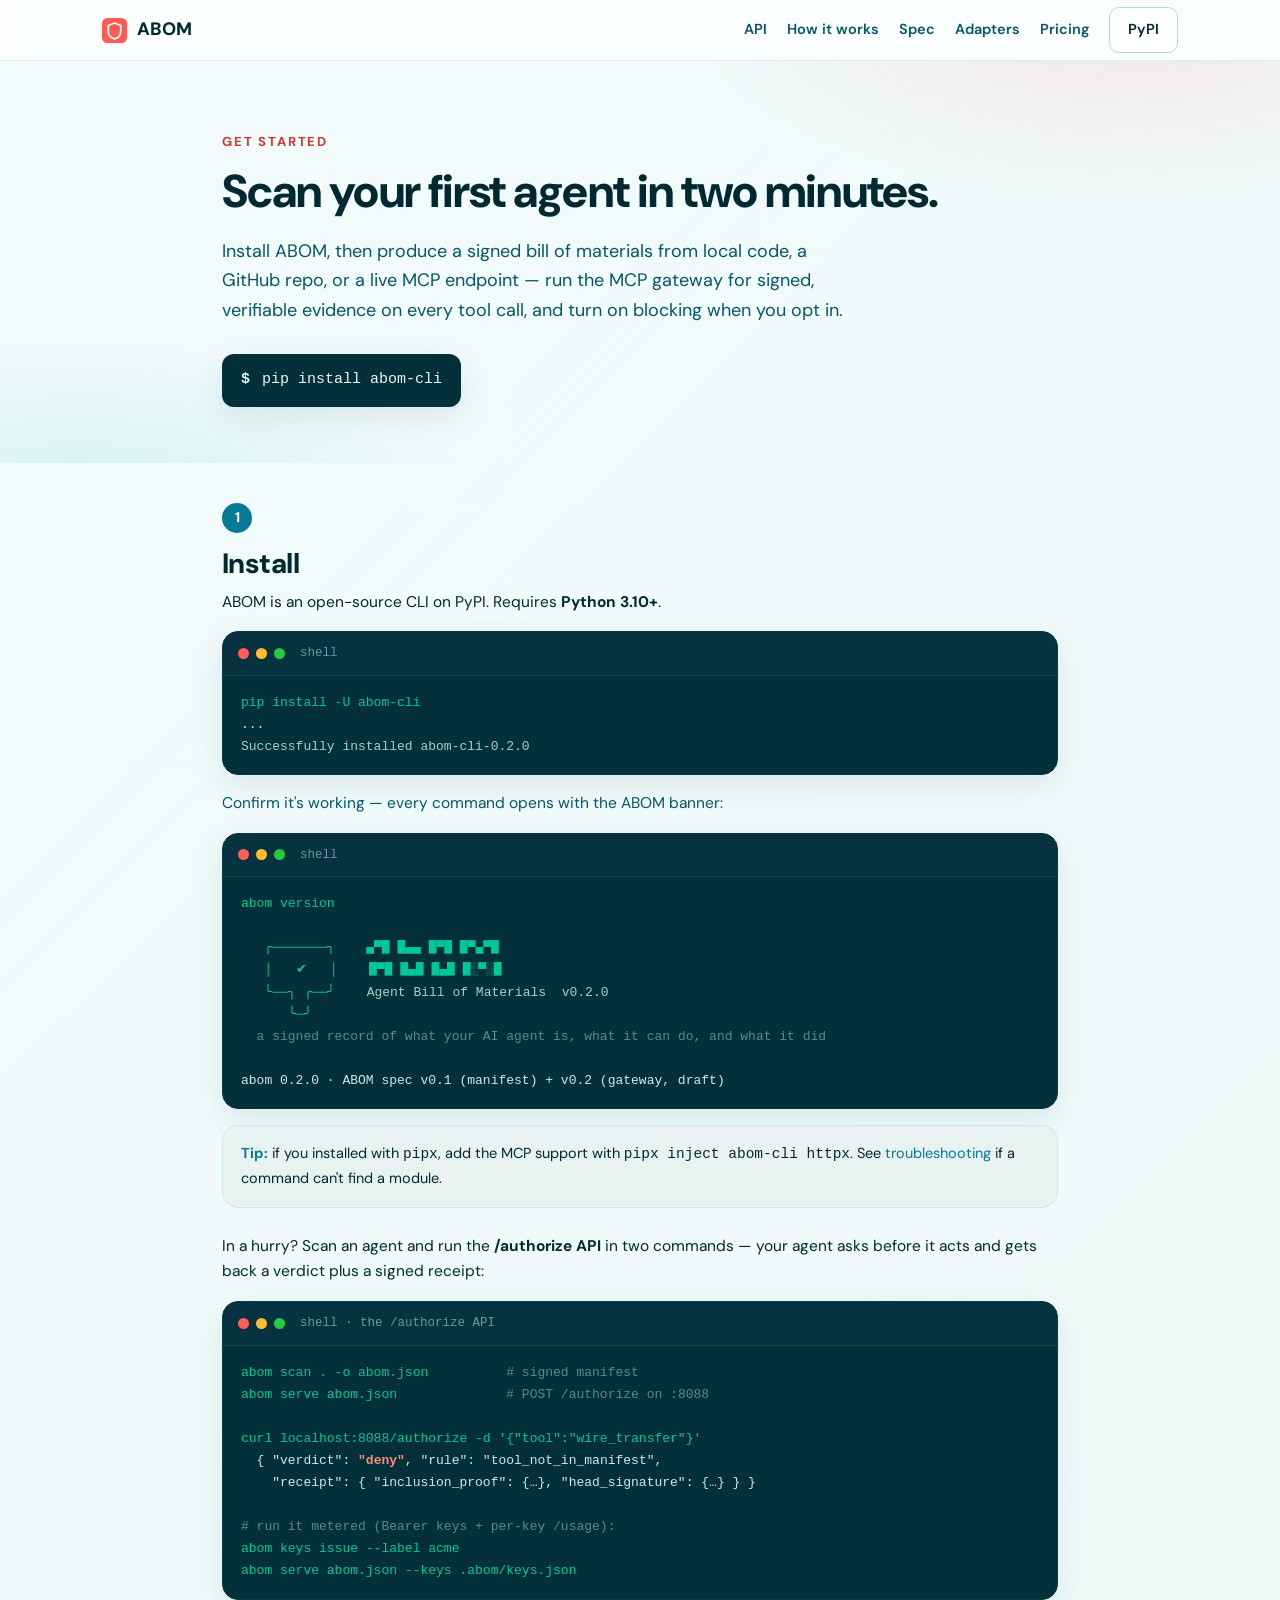
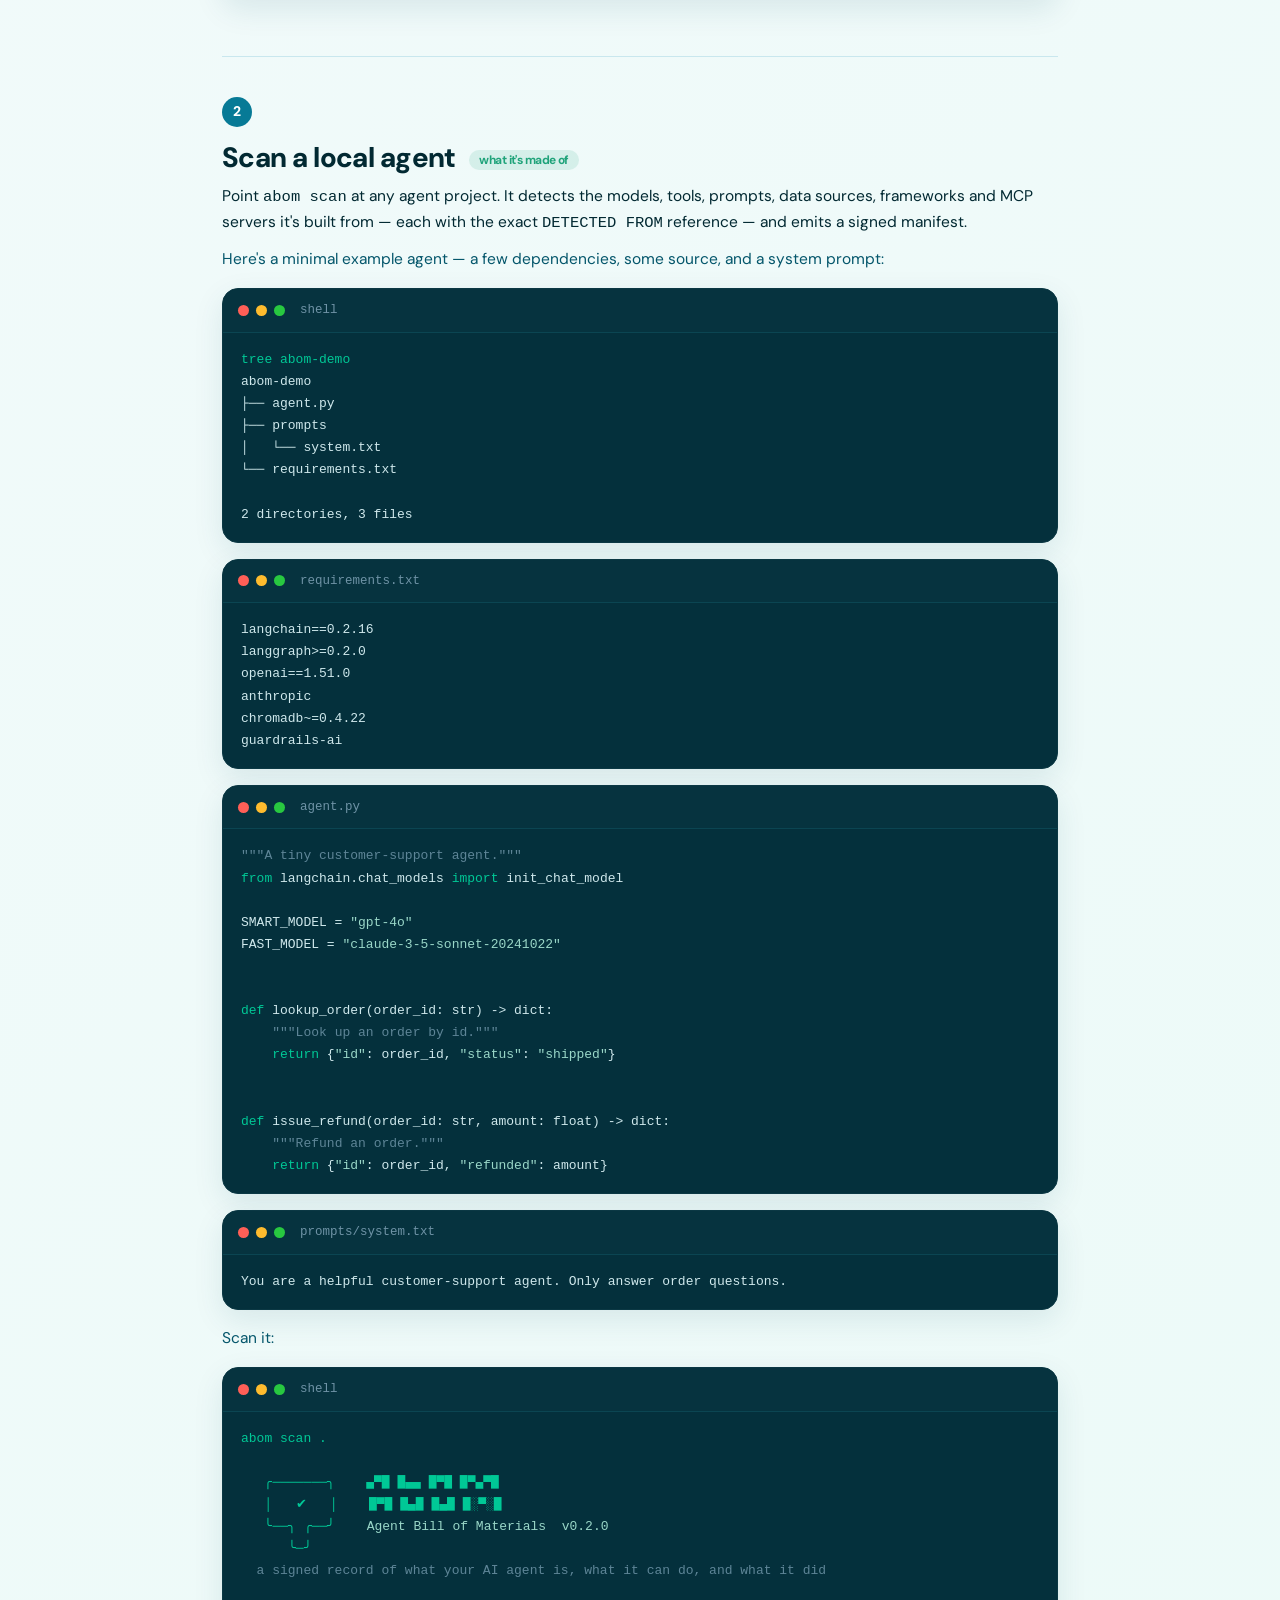
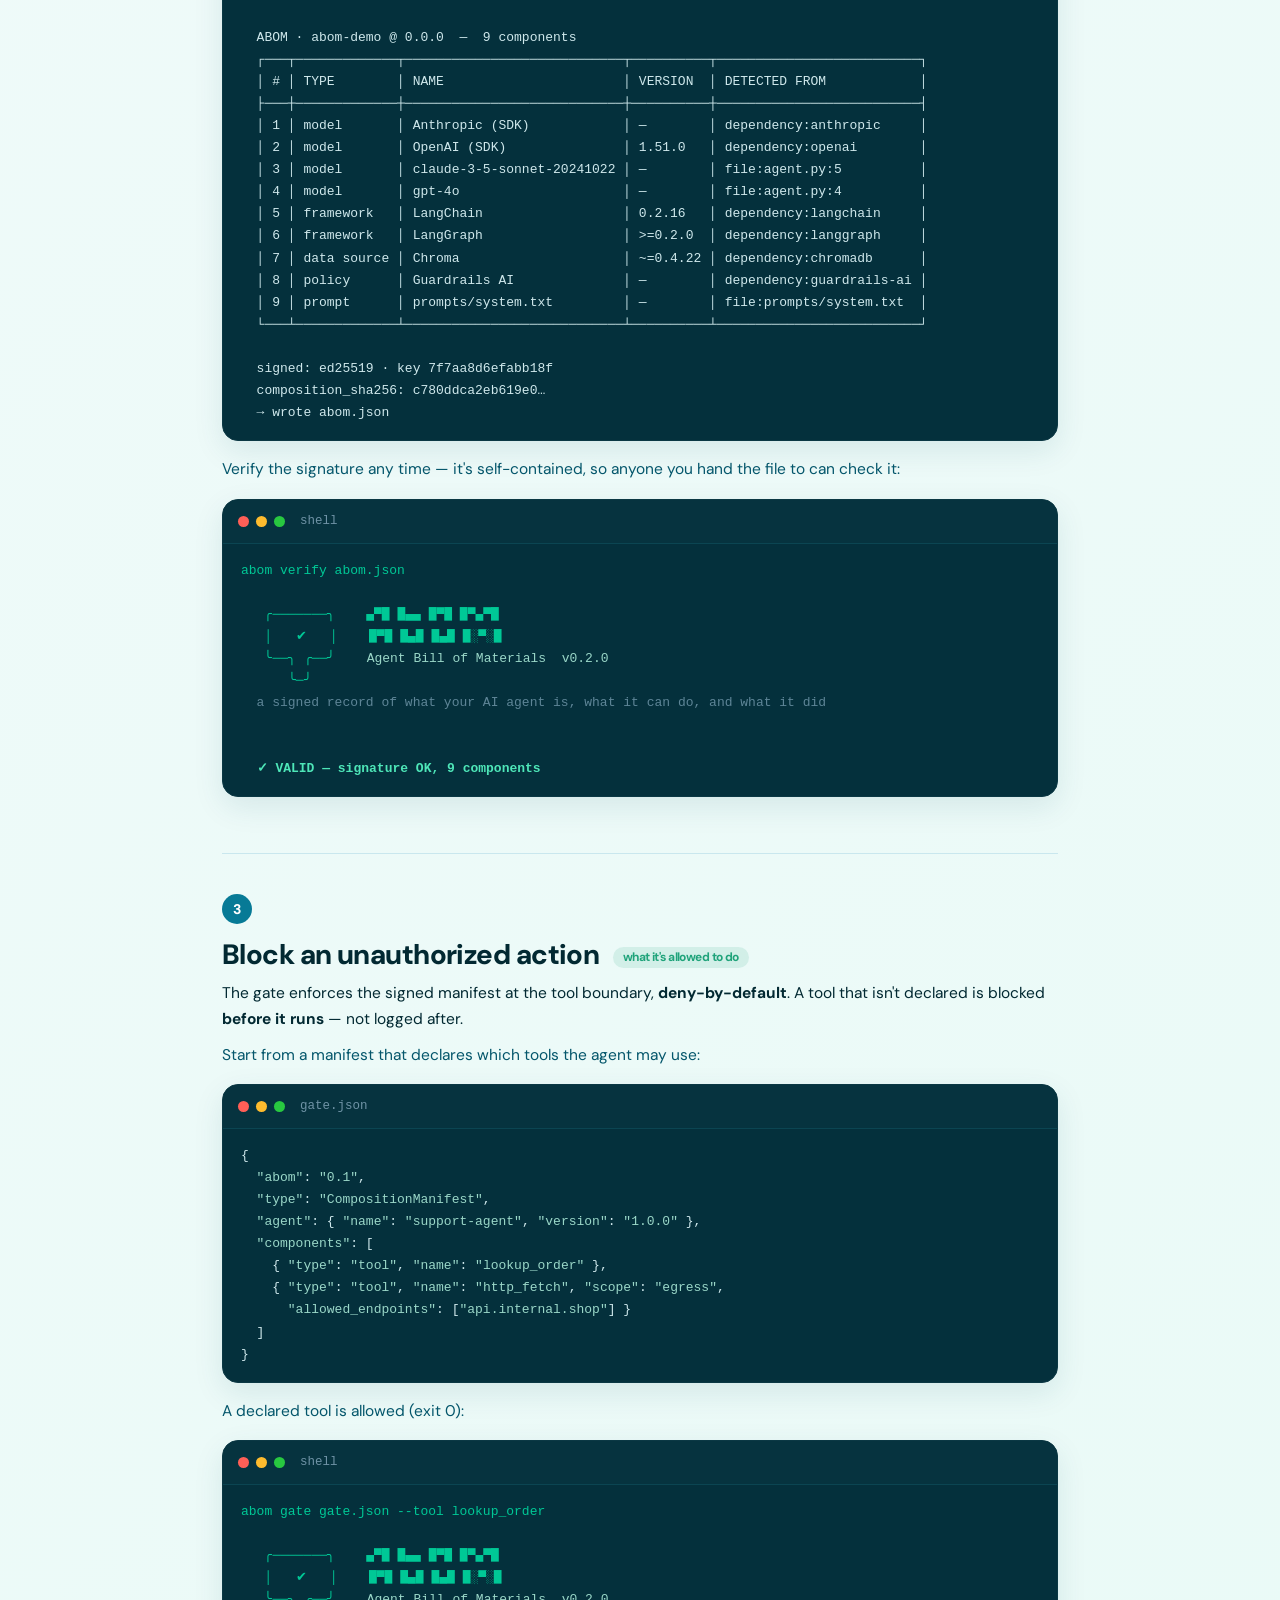
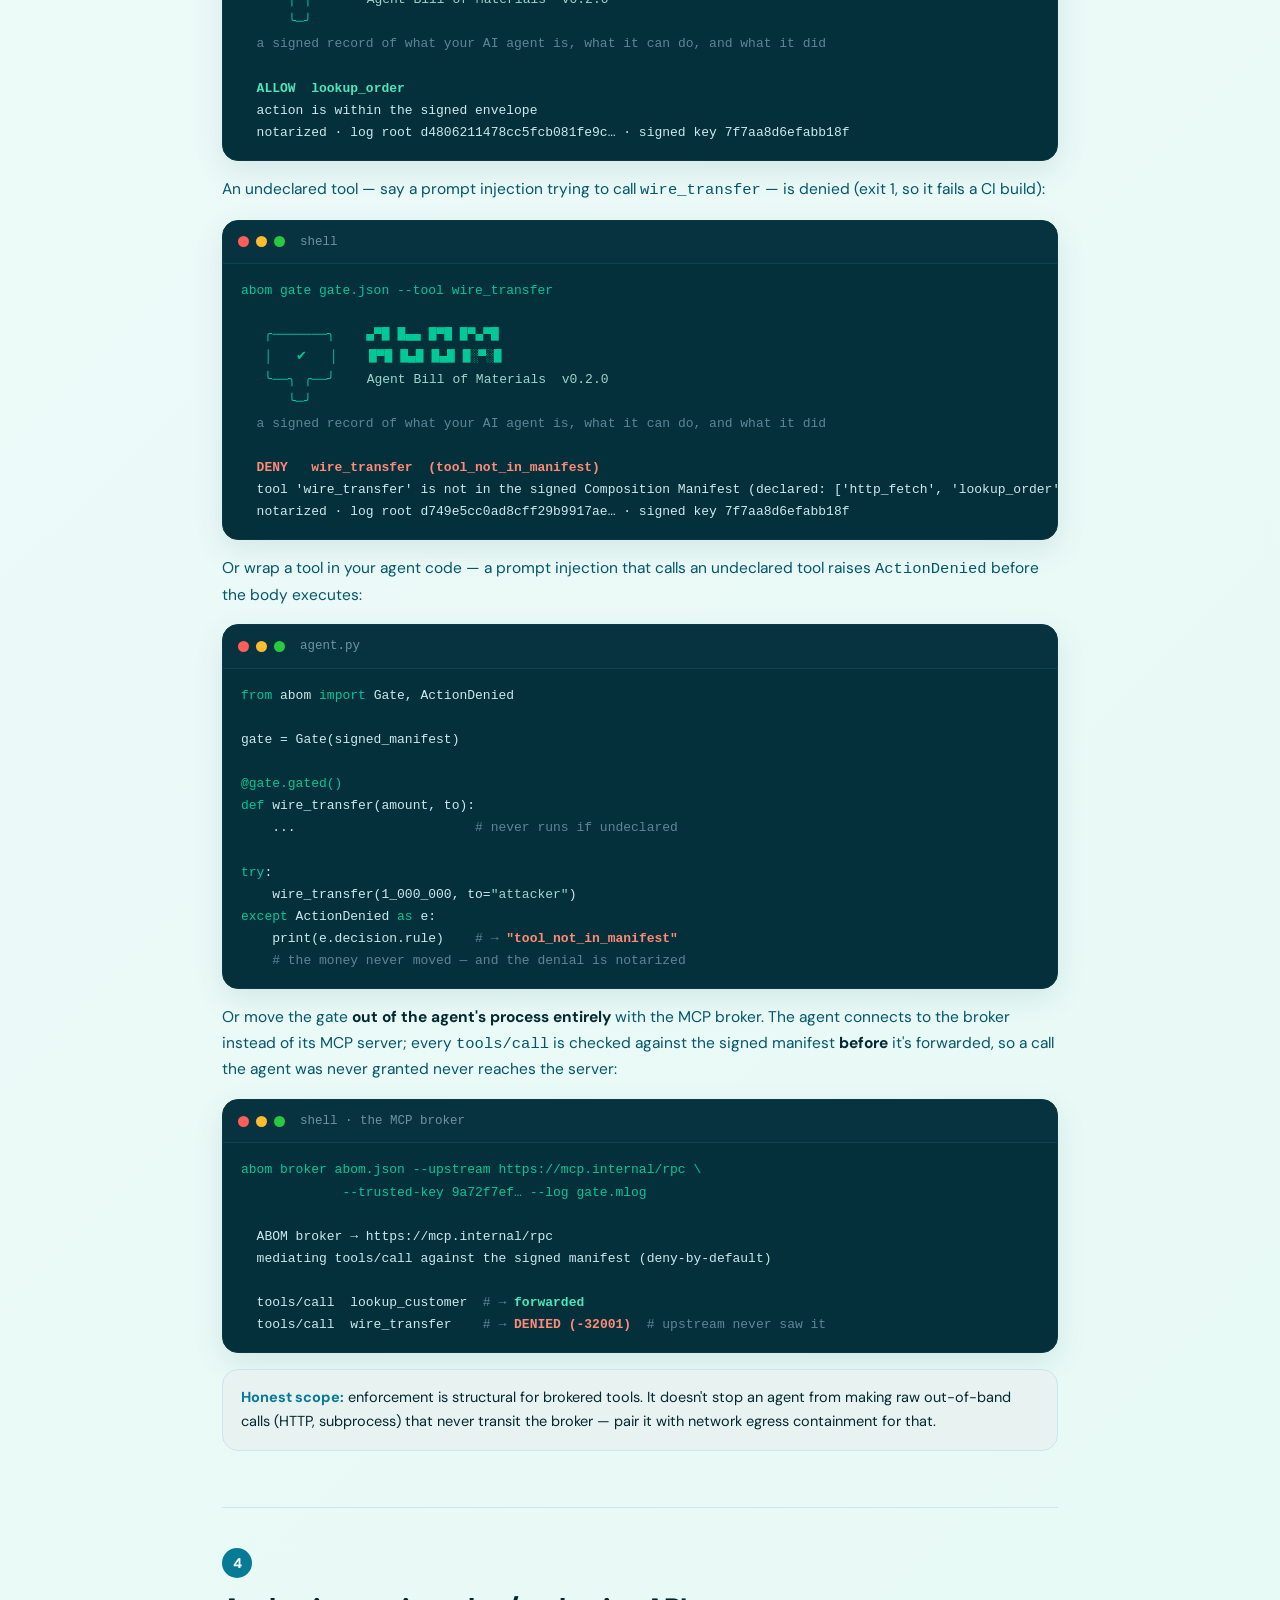
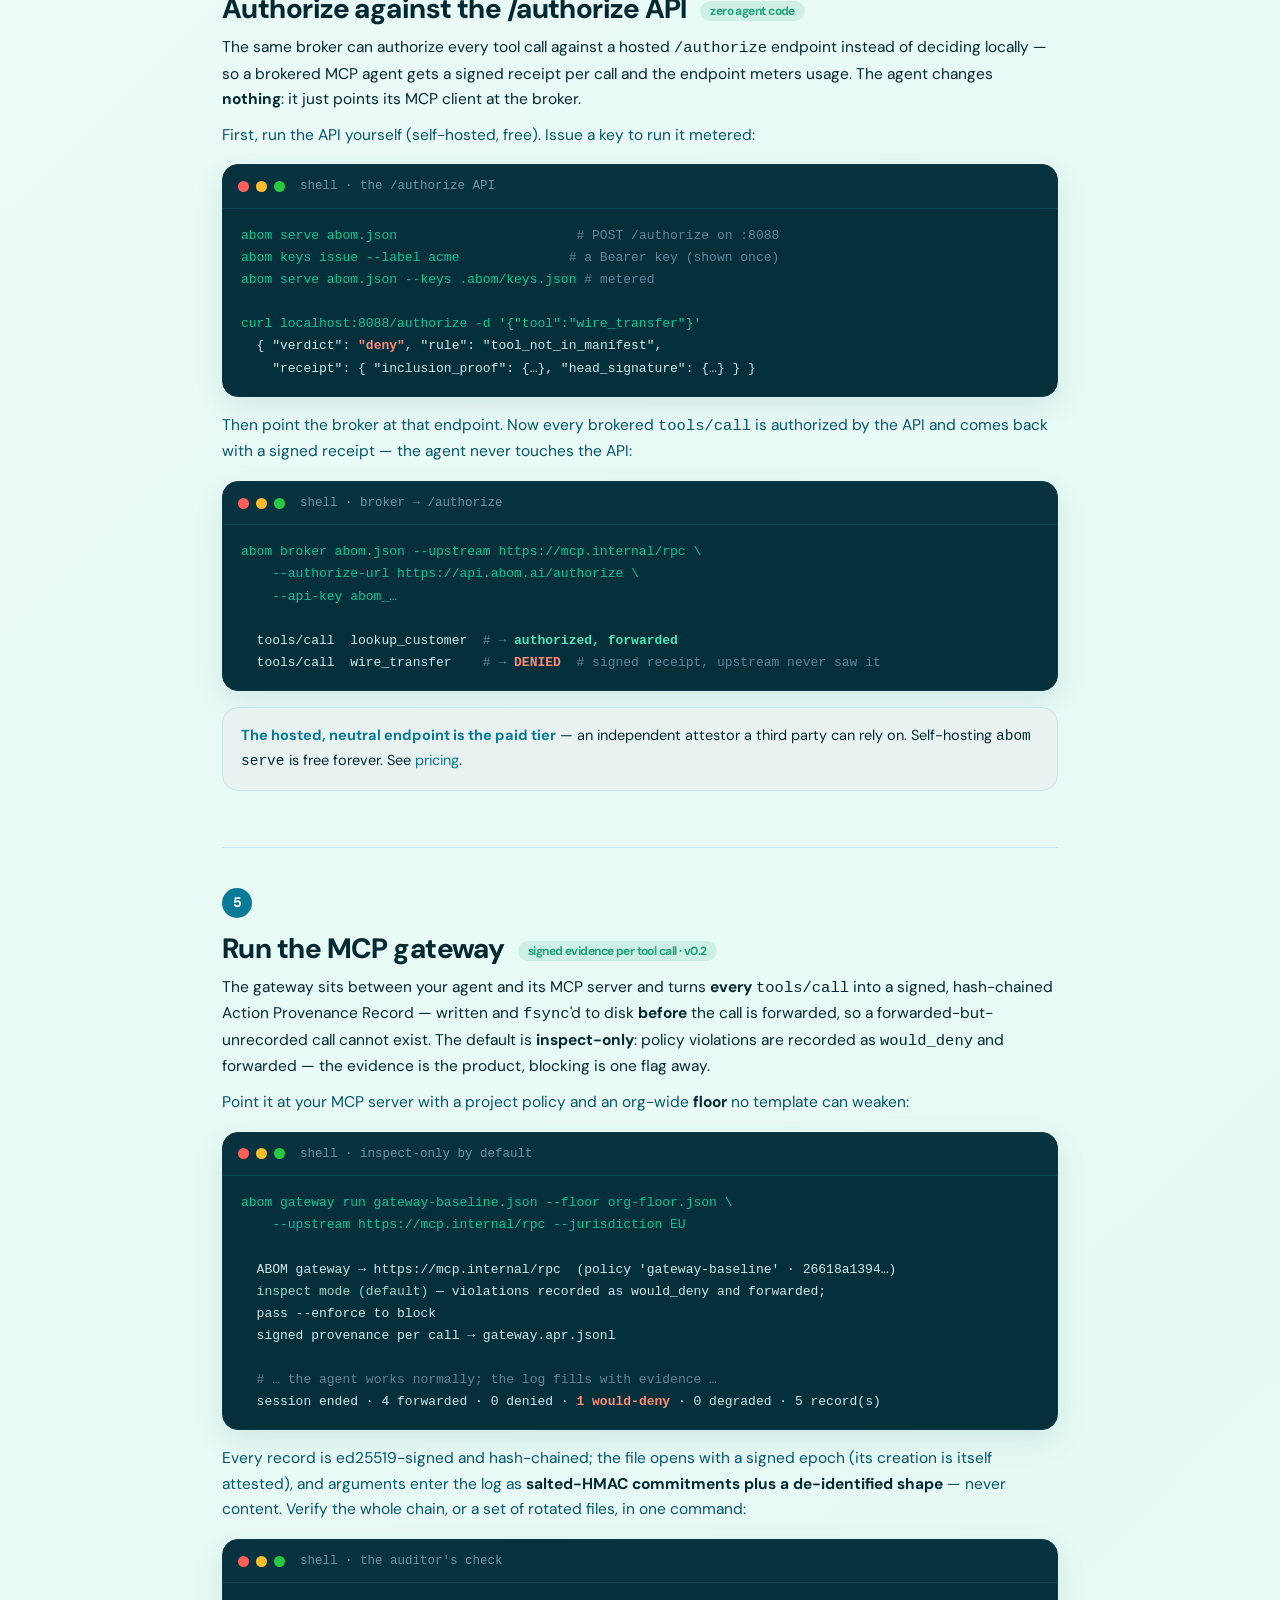
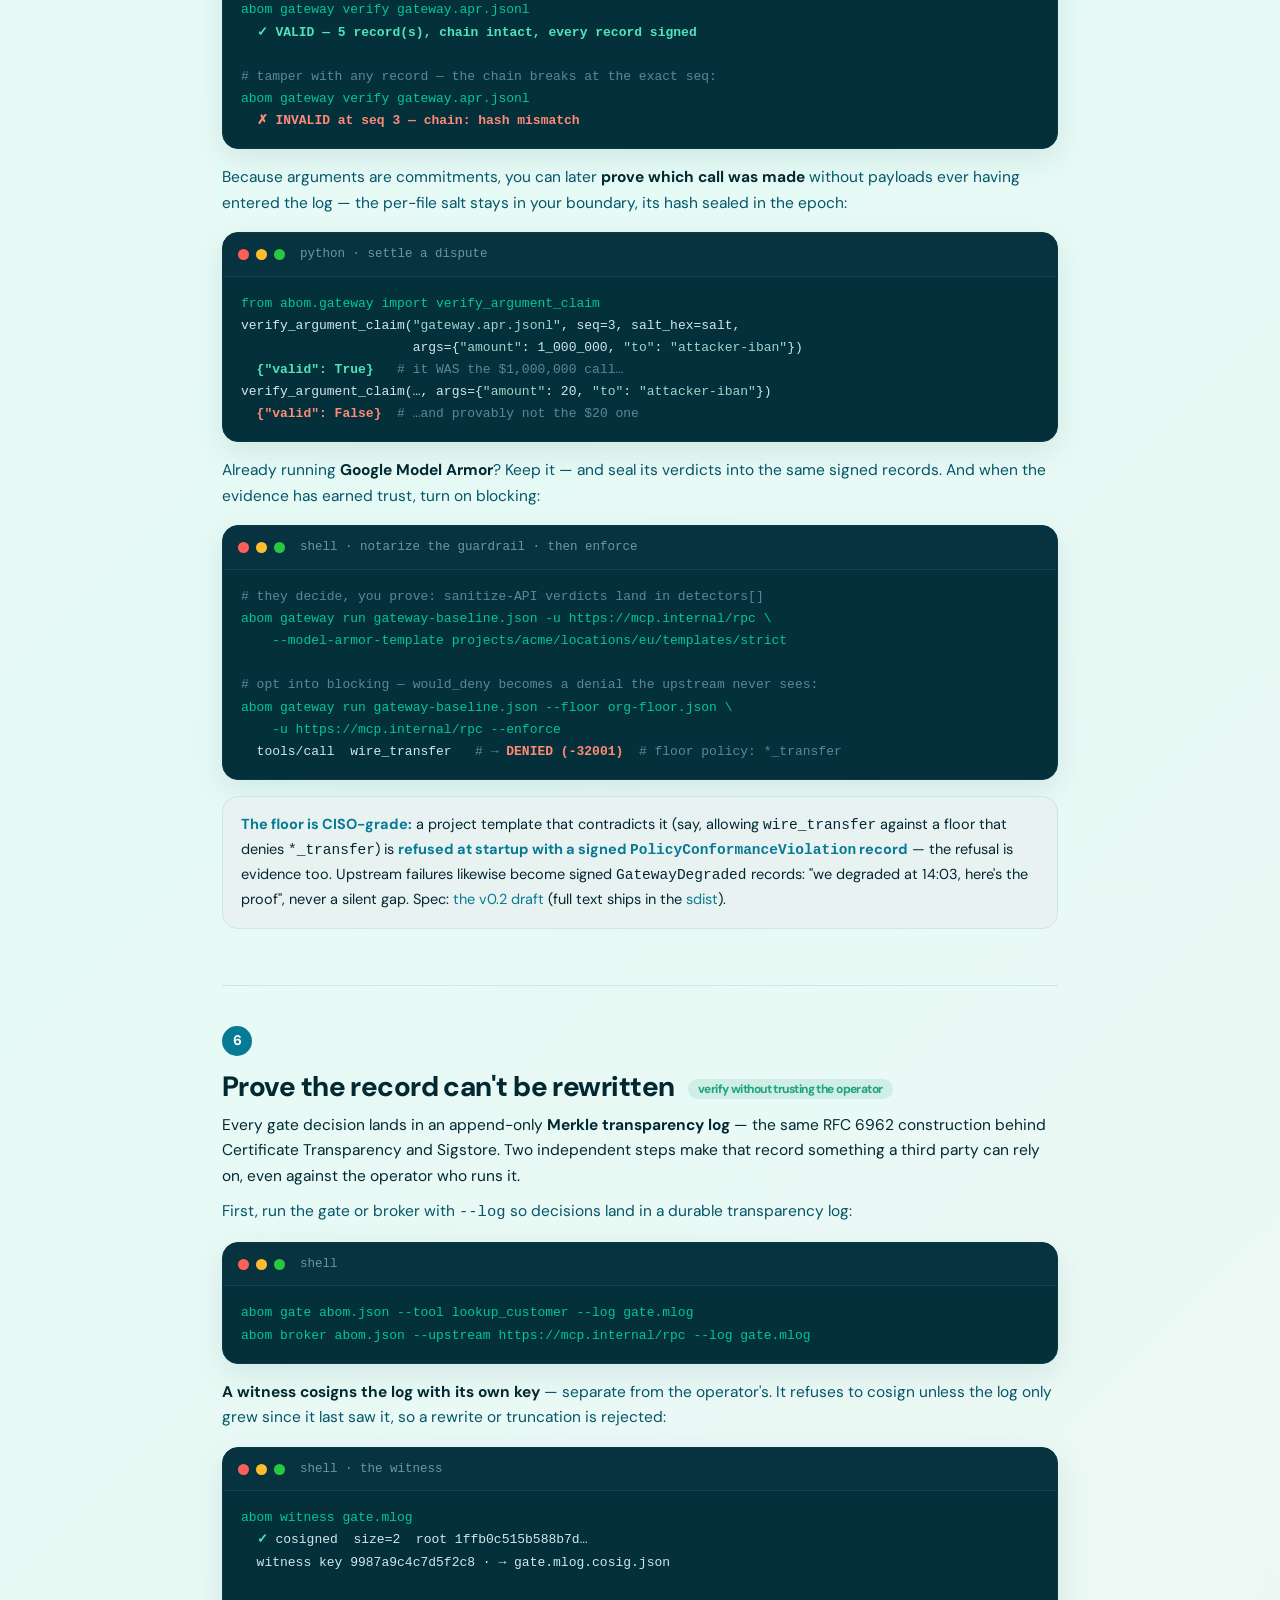
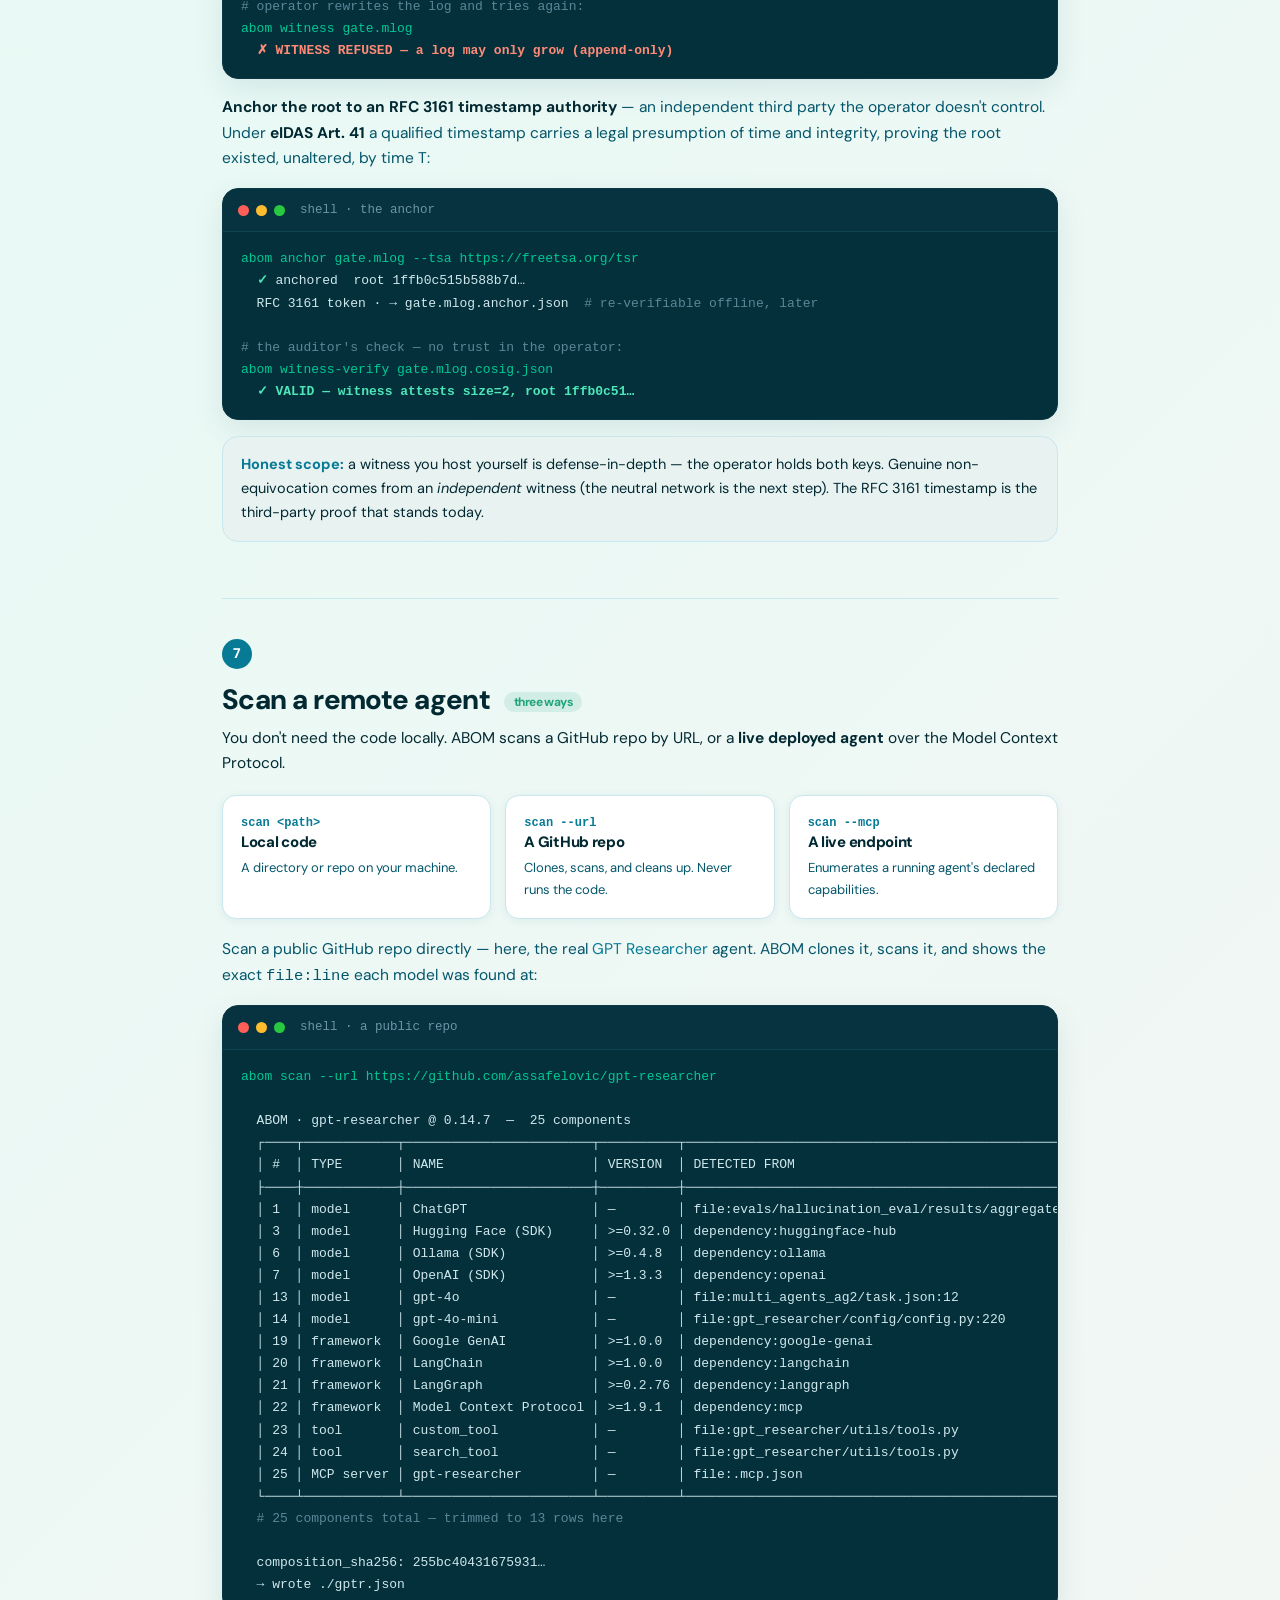
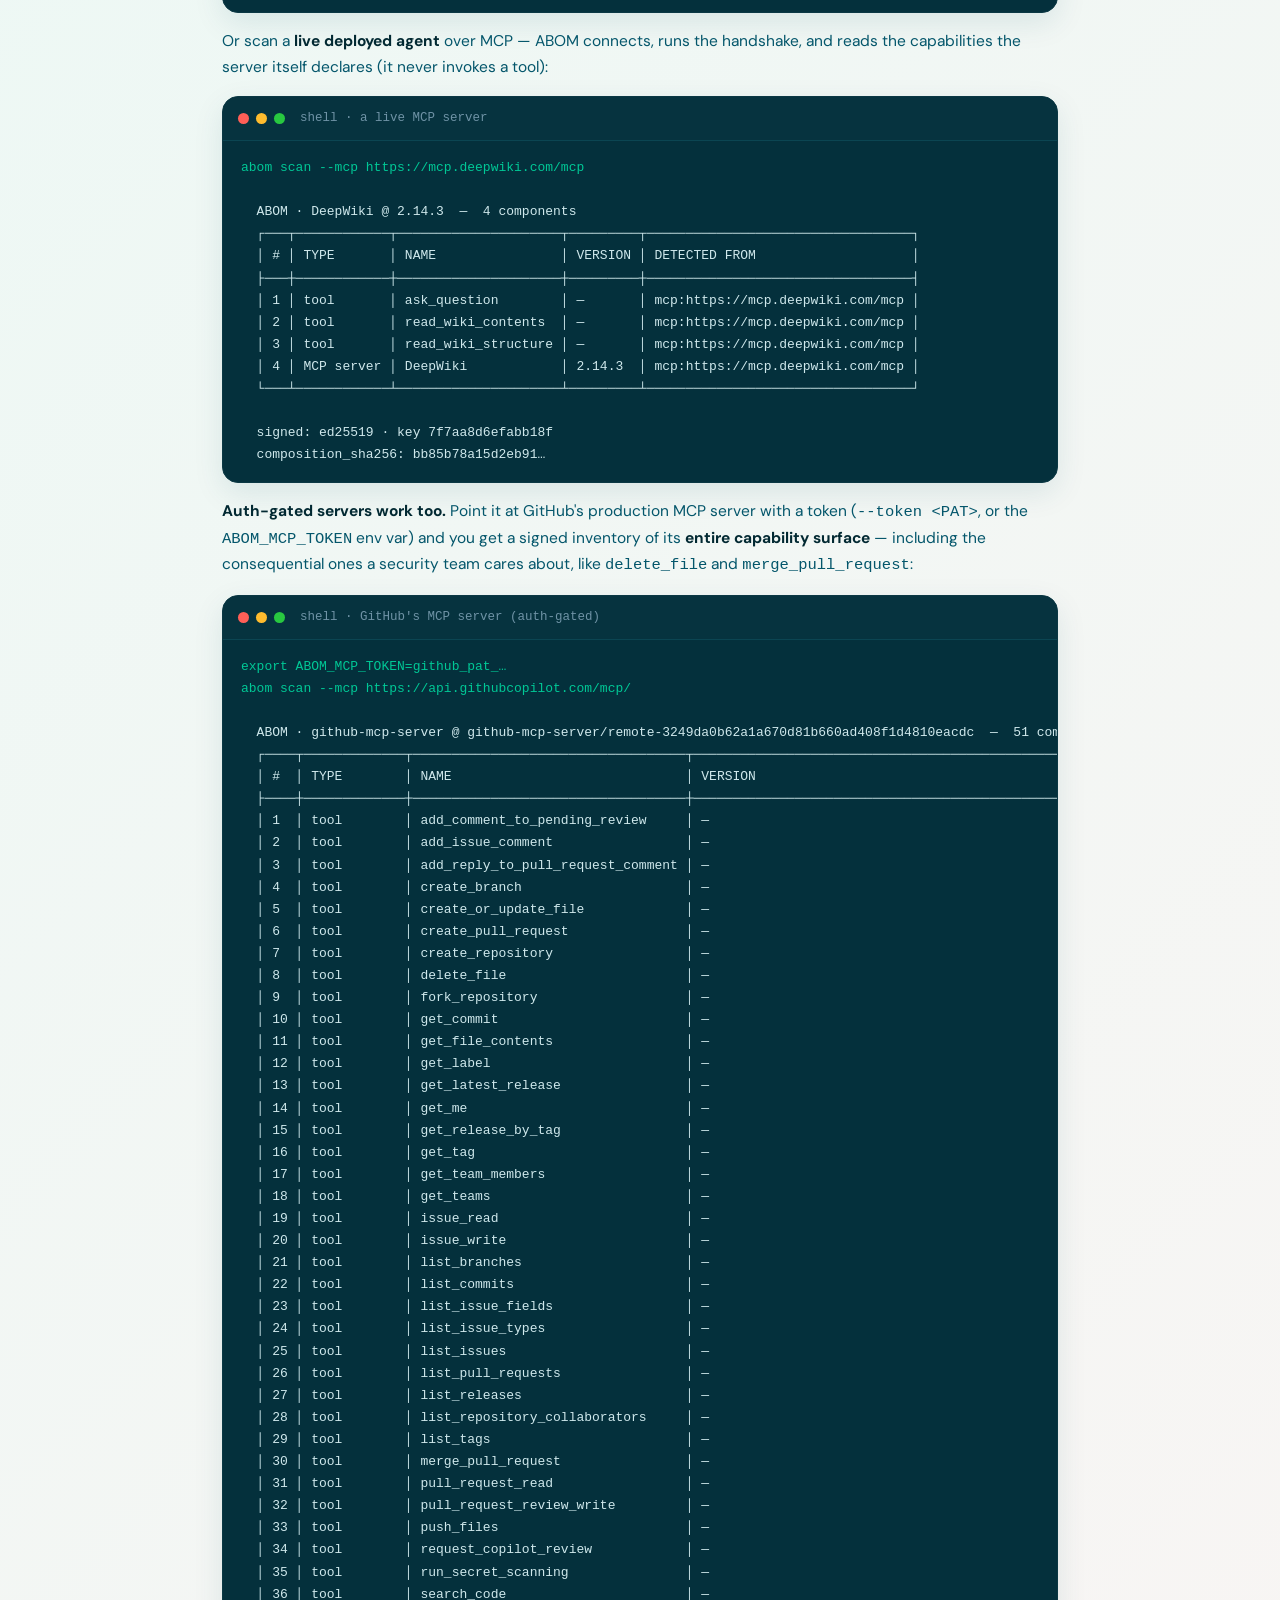
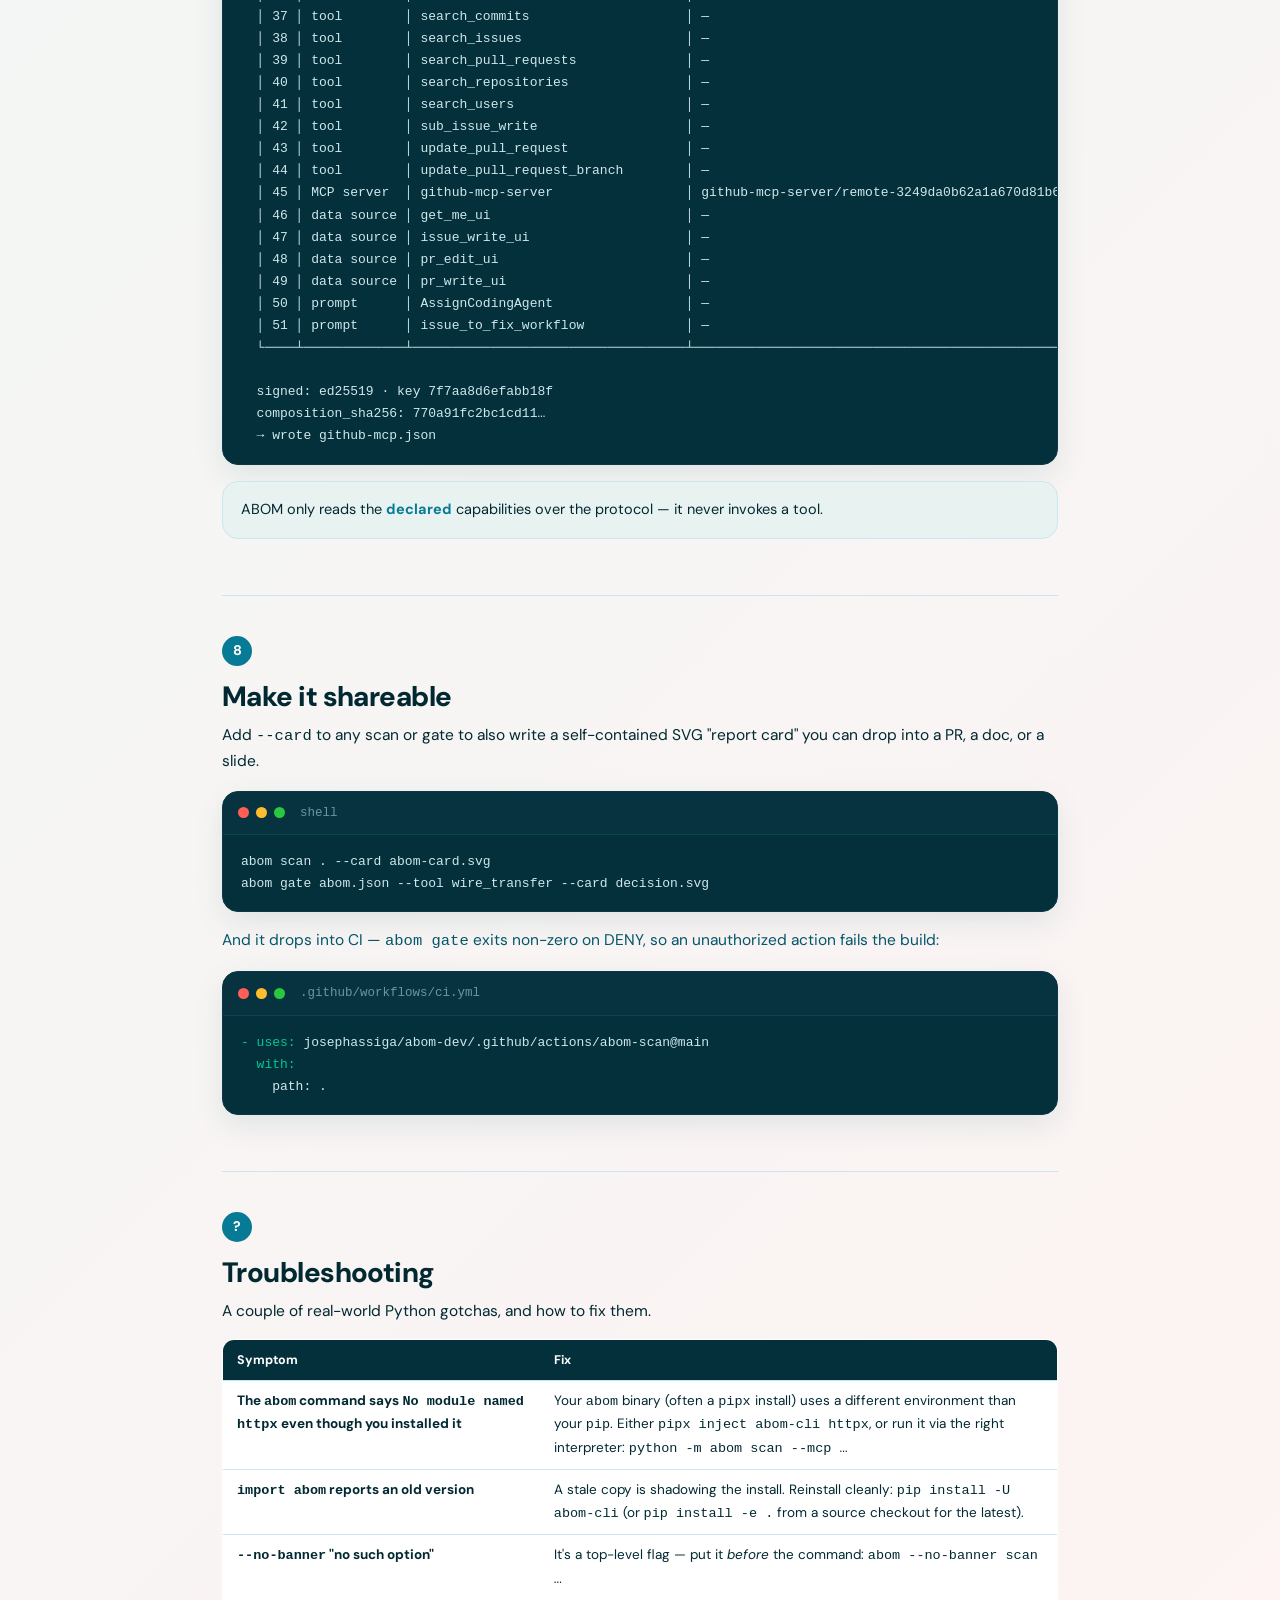
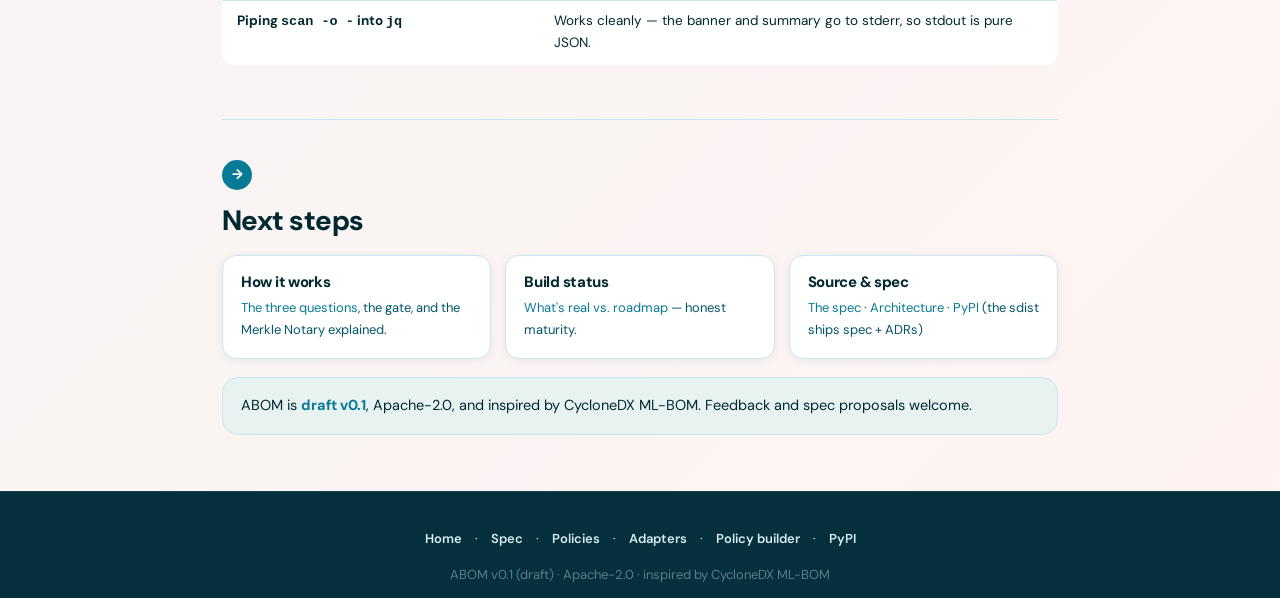
<file: website/get-started.html>
<!DOCTYPE html>
<html lang="en">
<head>
<meta charset="utf-8">
<meta name="viewport" content="width=device-width, initial-scale=1, viewport-fit=cover">
<title>Get Started — ABOM · Agent Bill of Materials</title>
<meta name="description" content="Install ABOM and scan your first agent in two minutes: a signed bill of materials from local code, a GitHub repo, or a live MCP endpoint. Then block an unauthorized action with the gate.">
<meta name="theme-color" content="#0F2A4A">
<link rel="canonical" href="https://abom.ai/get-started.html">
<meta property="og:title" content="Get Started with ABOM">
<meta property="og:description" content="Scan your first agent in two minutes — local code, a GitHub repo, or a live MCP endpoint — and block an unauthorized action with the gate.">
<meta property="og:url" content="https://abom.ai/get-started.html">
<meta name="twitter:card" content="summary_large_image">
<link rel="icon" type="image/svg+xml" href="[data-uri]">
<style>
  :root{
    --navy:#0F2A4A; --navy2:#1C4A6E; --teal:#0B7C7C; --seafoam:#14B8A6; --mint:#2DD4BF;
    --ice:#D5EAE8; --paper:#F4F8F9; --card:#FFFFFF; --ink:#12222B; --slate:#5A7682;
    --line:#DCE7EA; --amber:#E0A100; --coral:#E5604D; --violet:#7C6CD6;
    --built:#1FA37A; --maxw:880px;
    --shadow:0 6px 28px rgba(15,42,74,.10); --shadow-sm:0 2px 10px rgba(15,42,74,.07);
    --r:16px;
  }
  *{margin:0;padding:0;box-sizing:border-box}
  html{scroll-behavior:smooth}
  body{font-family:-apple-system,BlinkMacSystemFont,"Segoe UI",Inter,Roboto,Helvetica,Arial,sans-serif;
    color:var(--ink);background:var(--paper);line-height:1.65;-webkit-font-smoothing:antialiased;overflow-x:hidden}
  a{color:var(--teal);text-decoration:none}a:hover{text-decoration:underline}
  .wrap{max-width:var(--maxw);margin:0 auto;padding:0 22px}
  h1,h2,h3{line-height:1.18;letter-spacing:-.02em;font-weight:800}
  .mono{font-family:"SF Mono",ui-monospace,SFMono-Regular,Menlo,Consolas,monospace}

  nav{position:sticky;top:0;z-index:50;background:rgba(15,42,74,.93);backdrop-filter:blur(10px);border-bottom:1px solid rgba(255,255,255,.08)}
  nav .wrap{display:flex;align-items:center;justify-content:space-between;height:60px;max-width:1120px}
  .brand{display:flex;align-items:center;gap:10px;font-weight:800;color:#fff;font-size:18px}
  .brand:hover{text-decoration:none}.brand svg{width:25px;height:25px}
  .navlinks{display:flex;flex-wrap:nowrap;gap:20px;align-items:center;white-space:nowrap}
  .navlinks a{color:var(--ice);font-size:14.5px;font-weight:600}.navlinks a:hover{color:#fff;text-decoration:none}
  .btn{display:inline-block;background:var(--mint);color:var(--navy);font-weight:700;padding:10px 18px;border-radius:10px;font-size:14.5px;transition:transform .15s,box-shadow .15s}
  .btn:hover{transform:translateY(-1px);box-shadow:0 6px 18px rgba(45,212,191,.35);text-decoration:none}
  .btn.ghost{background:transparent;color:#fff;border:1px solid rgba(255,255,255,.28)}
  .btn.ghost:hover{background:rgba(255,255,255,.08);box-shadow:none}
  @media(max-width:680px){.navlinks a:not(.btn){display:none}}

  header.hero{background:radial-gradient(120% 90% at 80% -10%,#163b56,var(--navy) 60%);color:#fff;padding:70px 0 56px}
  .hero .eyebrow{font-size:13px;font-weight:700;letter-spacing:.14em;text-transform:uppercase;color:var(--mint);margin-bottom:12px}
  .hero h1{font-size:clamp(32px,5.5vw,46px);color:#fff;max-width:760px}
  .hero p{font-size:clamp(16px,2.2vw,18px);color:var(--ice);max-width:640px;margin:18px 0 0}
  .install{margin-top:28px;display:inline-flex;align-items:center;gap:12px;background:#06121f;border:1px solid rgba(255,255,255,.12);border-radius:12px;padding:13px 18px;font-size:15px;box-shadow:var(--shadow)}
  .install .d{color:var(--mint);font-weight:700}.install .mono{color:#eaf6f3}

  main{padding:18px 0 60px}
  .step{padding:40px 0;border-bottom:1px solid var(--line)}
  .step:last-child{border-bottom:none}
  .step .n{display:inline-flex;align-items:center;justify-content:center;width:30px;height:30px;border-radius:50%;background:var(--teal);color:#fff;font-weight:800;font-size:14px;margin-bottom:14px}
  .step h2{font-size:clamp(22px,3.4vw,28px);margin-bottom:10px}
  .step p{color:var(--slate);font-size:15.5px;margin:10px 0}
  .step p b{color:var(--ink)}
  .lead{font-size:16.5px;color:var(--ink)!important}

  .code{background:var(--navy);border-radius:var(--r);box-shadow:var(--shadow);overflow:hidden;border:1px solid #0a2a40;margin:16px 0}
  .code .bar{display:flex;align-items:center;gap:7px;padding:11px 15px;background:#0a2a40;border-bottom:1px solid #0e3550}
  .code .bar i{width:11px;height:11px;border-radius:50%;display:block}
  .bar .r{background:#ff5f57}.bar .y{background:#febc2e}.bar .g{background:#28c840}
  .code .bar span{margin-left:8px;color:#6f93a6;font-size:12.5px;font-family:ui-monospace,monospace}
  .code pre{padding:16px 18px;overflow-x:auto;font-family:"SF Mono",ui-monospace,Menlo,Consolas,monospace;font-size:13px;line-height:1.7;color:#cfe8ec;white-space:pre}
  .code pre .c{color:#5e8597}.code pre .p{color:var(--mint)}.code pre .o{color:#9ad7c8}
  .code pre .deny{color:#ff8a76;font-weight:700}.code pre .allow{color:#4ee6b8;font-weight:700}.code pre .a{color:#E0A100}

  .note{background:#E8F2F1;border:1px solid var(--line);border-radius:var(--r);padding:16px 18px;margin:16px 0;font-size:14.5px;color:var(--ink)}
  .note b{color:var(--teal)}
  .note.warn{background:#FBF1D6;border-color:#E8D7A0}.note.warn b{color:#a87a00}

  .tag{display:inline-flex;align-items:center;gap:6px;background:rgba(31,163,122,.13);color:var(--built);font-size:12px;font-weight:700;padding:3px 10px;border-radius:20px;vertical-align:middle;margin-left:8px}

  .grid3{display:grid;grid-template-columns:repeat(3,1fr);gap:14px;margin:18px 0}
  .gc{background:var(--card);border:1px solid var(--line);border-radius:14px;padding:18px;box-shadow:var(--shadow-sm)}
  .gc h3{font-size:15px;margin-bottom:6px;color:var(--ink)}
  .gc p{font-size:13px;color:var(--slate);margin:0}
  .gc .mono{font-size:12px;color:var(--teal);font-weight:700}
  @media(max-width:680px){.grid3{grid-template-columns:1fr}}

  .tbl{width:100%;border-collapse:collapse;margin:14px 0;font-size:13.5px;background:var(--card);border:1px solid var(--line);border-radius:12px;overflow:hidden;table-layout:fixed}
  .tbl th{background:var(--navy);color:#fff;text-align:left;padding:10px 14px;font-size:12.5px}
  .tbl td{padding:9px 14px;border-top:1px solid var(--line);vertical-align:top;word-break:break-word;overflow-wrap:anywhere}
  .tbl td:first-child{font-weight:700}
  .tbl td .mono,.note .mono,.step p .mono{word-break:break-word;overflow-wrap:anywhere}

  footer{background:var(--navy);color:var(--ice);padding:36px 0;border-top:1px solid rgba(255,255,255,.08);text-align:center;font-size:13px}
  footer a{color:var(--ice);font-weight:600;margin:0 10px}
</style>
<link rel="stylesheet" href="theme.css">
</head>
<body>

<nav>
  <div class="wrap">
    <a class="brand" href="/">
      <svg viewBox="0 0 100 100" aria-hidden="true"><rect width="100" height="100" rx="22" fill="#1C4A6E"/><path d="M50 20 L75 30 V53 C75 70 64 80 50 84 C36 80 25 70 25 53 V30 Z" fill="none" stroke="#2DD4BF" stroke-width="7" stroke-linejoin="round" stroke-linecap="round"/></svg>
      ABOM
    </a>
    <div class="navlinks">
      <a href="/#api">API</a>
      <a href="/#what">How it works</a>
      <a href="spec.html">Spec</a>
      <a href="adapters.html">Adapters</a>
      <a href="pricing.html">Pricing</a>
      <a class="btn ghost" href="https://pypi.org/project/abom-cli/">PyPI</a>
    </div>
  </div>
</nav>

<header class="hero">
  <div class="wrap">
    <div class="eyebrow">Get started</div>
    <h1>Scan your first agent in two minutes.</h1>
    <p>Install ABOM, then produce a signed bill of materials from local code, a GitHub repo, or a live MCP endpoint — run the MCP gateway for signed, verifiable evidence on every tool call, and turn on blocking when you opt in.</p>
    <div class="install"><span class="d mono">$</span><span class="mono">pip install abom-cli</span></div>
  </div>
</header>

<main class="wrap">

  <!-- STEP 1 -->
  <section class="step">
    <div class="n">1</div>
    <h2>Install</h2>
    <p class="lead">ABOM is an open-source CLI on PyPI. Requires <b>Python 3.10+</b>.</p>
    <div class="code"><div class="bar"><i class="r"></i><i class="y"></i><i class="g"></i><span>shell</span></div>
<pre><span class="p">pip install -U abom-cli</span>
...
<span class="o">Successfully installed abom-cli-0.2.0</span></pre></div>
    <p>Confirm it's working — every command opens with the ABOM banner:</p>
    <div class="code"><div class="bar"><i class="r"></i><i class="y"></i><i class="g"></i><span>shell</span></div>
<pre><span class="p">abom version</span>

   <span class="p">╭───────╮    ▄▀█ █▄▄ █▀█ █▀▄▀█</span>
   <span class="p">│   ✔   │    █▀█ █▄█ █▄█ █░▀░█</span>
   <span class="p">╰──╮ ╭──╯</span>    <span class="o">Agent Bill of Materials  v0.2.0</span>
   <span class="p">   ╰─╯</span>
  <span class="c">a signed record of what your AI agent is, what it can do, and what it did</span>

abom 0.2.0 · ABOM spec v0.1 (manifest) + v0.2 (gateway, draft)</pre></div>
    <div class="note"><b>Tip:</b> if you installed with <span class="mono">pipx</span>, add the MCP support with <span class="mono">pipx inject abom-cli httpx</span>. See <a href="#troubleshooting">troubleshooting</a> if a command can't find a module.</div>

    <p class="lead" style="margin-top:26px">In a hurry? Scan an agent and run the <b>/authorize API</b> in two commands — your agent asks before it acts and gets back a verdict plus a signed receipt:</p>
    <div class="code"><div class="bar"><i class="r"></i><i class="y"></i><i class="g"></i><span>shell · the /authorize API</span></div>
<pre><span class="p">abom scan . -o abom.json</span>          <span class="c"># signed manifest</span>
<span class="p">abom serve abom.json</span>              <span class="c"># POST /authorize on :8088</span>

<span class="p">curl localhost:8088/authorize -d '{"tool":"wire_transfer"}'</span>
  { "verdict": <span class="deny">"deny"</span>, "rule": "tool_not_in_manifest",
    "receipt": { "inclusion_proof": {…}, "head_signature": {…} } }

<span class="c"># run it metered (Bearer keys + per-key /usage):</span>
<span class="p">abom keys issue --label acme</span>
<span class="p">abom serve abom.json --keys .abom/keys.json</span></pre></div>
  </section>

  <!-- STEP 2 -->
  <section class="step">
    <div class="n">2</div>
    <h2>Scan a local agent <span class="tag">what it's made of</span></h2>
    <p class="lead">Point <span class="mono">abom scan</span> at any agent project. It detects the models, tools, prompts, data sources, frameworks and MCP servers it's built from — each with the exact <span class="mono">DETECTED&nbsp;FROM</span> reference — and emits a signed manifest.</p>
    <p>Here's a minimal example agent — a few dependencies, some source, and a system prompt:</p>
    <div class="code"><div class="bar"><i class="r"></i><i class="y"></i><i class="g"></i><span>shell</span></div>
<pre><span class="p">tree abom-demo</span>
abom-demo
├── agent.py
├── prompts
│   └── system.txt
└── requirements.txt

2 directories, 3 files</pre></div>
    <div class="code"><div class="bar"><i class="r"></i><i class="y"></i><i class="g"></i><span>requirements.txt</span></div>
<pre>langchain==0.2.16
langgraph&gt;=0.2.0
openai==1.51.0
anthropic
chromadb~=0.4.22
guardrails-ai</pre></div>
    <div class="code"><div class="bar"><i class="r"></i><i class="y"></i><i class="g"></i><span>agent.py</span></div>
<pre><span class="c">"""A tiny customer-support agent."""</span>
<span class="p">from</span> langchain.chat_models <span class="p">import</span> init_chat_model

SMART_MODEL = <span class="o">"gpt-4o"</span>
FAST_MODEL = <span class="o">"claude-3-5-sonnet-20241022"</span>


<span class="p">def</span> lookup_order(order_id: str) -&gt; dict:
    <span class="c">"""Look up an order by id."""</span>
    <span class="p">return</span> {<span class="o">"id"</span>: order_id, <span class="o">"status"</span>: <span class="o">"shipped"</span>}


<span class="p">def</span> issue_refund(order_id: str, amount: float) -&gt; dict:
    <span class="c">"""Refund an order."""</span>
    <span class="p">return</span> {<span class="o">"id"</span>: order_id, <span class="o">"refunded"</span>: amount}</pre></div>
    <div class="code"><div class="bar"><i class="r"></i><i class="y"></i><i class="g"></i><span>prompts/system.txt</span></div>
<pre>You are a helpful customer-support agent. Only answer order questions.</pre></div>
    <p>Scan it:</p>
    <div class="code"><div class="bar"><i class="r"></i><i class="y"></i><i class="g"></i><span>shell</span></div>
<pre><span class="p">abom scan .</span>

   <span class="p">╭───────╮    ▄▀█ █▄▄ █▀█ █▀▄▀█</span>
   <span class="p">│   ✔   │    █▀█ █▄█ █▄█ █░▀░█</span>
   <span class="p">╰──╮ ╭──╯</span>    <span class="o">Agent Bill of Materials  v0.2.0</span>
   <span class="p">   ╰─╯</span>
  <span class="c">a signed record of what your AI agent is, what it can do, and what it did</span>


  ABOM · abom-demo @ 0.0.0  —  9 components
  ┌───┬─────────────┬────────────────────────────┬──────────┬──────────────────────────┐
  │ # │ TYPE        │ NAME                       │ VERSION  │ DETECTED FROM            │
  ├───┼─────────────┼────────────────────────────┼──────────┼──────────────────────────┤
  │ 1 │ model       │ Anthropic (SDK)            │ —        │ dependency:anthropic     │
  │ 2 │ model       │ OpenAI (SDK)               │ 1.51.0   │ dependency:openai        │
  │ 3 │ model       │ claude-3-5-sonnet-20241022 │ —        │ file:agent.py:5          │
  │ 4 │ model       │ gpt-4o                     │ —        │ file:agent.py:4          │
  │ 5 │ framework   │ LangChain                  │ 0.2.16   │ dependency:langchain     │
  │ 6 │ framework   │ LangGraph                  │ &gt;=0.2.0  │ dependency:langgraph     │
  │ 7 │ data source │ Chroma                     │ ~=0.4.22 │ dependency:chromadb      │
  │ 8 │ policy      │ Guardrails AI              │ —        │ dependency:guardrails-ai │
  │ 9 │ prompt      │ prompts/system.txt         │ —        │ file:prompts/system.txt  │
  └───┴─────────────┴────────────────────────────┴──────────┴──────────────────────────┘

  signed: ed25519 · key 7f7aa8d6efabb18f
  composition_sha256: c780ddca2eb619e0…
  → wrote abom.json</pre></div>
    <p>Verify the signature any time — it's self-contained, so anyone you hand the file to can check it:</p>
    <div class="code"><div class="bar"><i class="r"></i><i class="y"></i><i class="g"></i><span>shell</span></div>
<pre><span class="p">abom verify abom.json</span>

   <span class="p">╭───────╮    ▄▀█ █▄▄ █▀█ █▀▄▀█</span>
   <span class="p">│   ✔   │    █▀█ █▄█ █▄█ █░▀░█</span>
   <span class="p">╰──╮ ╭──╯</span>    <span class="o">Agent Bill of Materials  v0.2.0</span>
   <span class="p">   ╰─╯</span>
  <span class="c">a signed record of what your AI agent is, what it can do, and what it did</span>


  <span class="allow">✓ VALID — signature OK, 9 components</span></pre></div>
  </section>

  <!-- STEP 3 -->
  <section class="step">
    <div class="n">3</div>
    <h2>Block an unauthorized action <span class="tag">what it's allowed to do</span></h2>
    <p class="lead">The gate enforces the signed manifest at the tool boundary, <b>deny-by-default</b>. A tool that isn't declared is blocked <b>before it runs</b> — not logged after.</p>
    <p>Start from a manifest that declares which tools the agent may use:</p>
    <div class="code"><div class="bar"><i class="r"></i><i class="y"></i><i class="g"></i><span>gate.json</span></div>
<pre>{
  <span class="o">"abom"</span>: <span class="o">"0.1"</span>,
  <span class="o">"type"</span>: <span class="o">"CompositionManifest"</span>,
  <span class="o">"agent"</span>: { <span class="o">"name"</span>: <span class="o">"support-agent"</span>, <span class="o">"version"</span>: <span class="o">"1.0.0"</span> },
  <span class="o">"components"</span>: [
    { <span class="o">"type"</span>: <span class="o">"tool"</span>, <span class="o">"name"</span>: <span class="o">"lookup_order"</span> },
    { <span class="o">"type"</span>: <span class="o">"tool"</span>, <span class="o">"name"</span>: <span class="o">"http_fetch"</span>, <span class="o">"scope"</span>: <span class="o">"egress"</span>,
      <span class="o">"allowed_endpoints"</span>: [<span class="o">"api.internal.shop"</span>] }
  ]
}</pre></div>
    <p>A declared tool is <span class="allow">allowed</span> (exit&nbsp;0):</p>
    <div class="code"><div class="bar"><i class="r"></i><i class="y"></i><i class="g"></i><span>shell</span></div>
<pre><span class="p">abom gate gate.json --tool lookup_order</span>

   <span class="p">╭───────╮    ▄▀█ █▄▄ █▀█ █▀▄▀█</span>
   <span class="p">│   ✔   │    █▀█ █▄█ █▄█ █░▀░█</span>
   <span class="p">╰──╮ ╭──╯</span>    <span class="o">Agent Bill of Materials  v0.2.0</span>
   <span class="p">   ╰─╯</span>
  <span class="c">a signed record of what your AI agent is, what it can do, and what it did</span>

  <span class="allow">ALLOW  lookup_order</span>
  action is within the signed envelope
  notarized · log root d4806211478cc5fcb081fe9c… · signed key 7f7aa8d6efabb18f</pre></div>
    <p>An undeclared tool — say a prompt injection trying to call <span class="mono">wire_transfer</span> — is <span class="deny">denied</span> (exit&nbsp;1, so it fails a CI build):</p>
    <div class="code"><div class="bar"><i class="r"></i><i class="y"></i><i class="g"></i><span>shell</span></div>
<pre><span class="p">abom gate gate.json --tool wire_transfer</span>

   <span class="p">╭───────╮    ▄▀█ █▄▄ █▀█ █▀▄▀█</span>
   <span class="p">│   ✔   │    █▀█ █▄█ █▄█ █░▀░█</span>
   <span class="p">╰──╮ ╭──╯</span>    <span class="o">Agent Bill of Materials  v0.2.0</span>
   <span class="p">   ╰─╯</span>
  <span class="c">a signed record of what your AI agent is, what it can do, and what it did</span>

  <span class="deny">DENY   wire_transfer  (tool_not_in_manifest)</span>
  tool 'wire_transfer' is not in the signed Composition Manifest (declared: ['http_fetch', 'lookup_order'])
  notarized · log root d749e5cc0ad8cff29b9917ae… · signed key 7f7aa8d6efabb18f</pre></div>
    <p>Or wrap a tool in your agent code — a prompt injection that calls an undeclared tool raises <span class="mono">ActionDenied</span> before the body executes:</p>
    <div class="code"><div class="bar"><i class="r"></i><i class="y"></i><i class="g"></i><span>agent.py</span></div>
<pre><span class="p">from</span> abom <span class="p">import</span> Gate, ActionDenied

gate = Gate(signed_manifest)

<span class="p">@gate.gated()</span>
<span class="p">def</span> wire_transfer(amount, to):
    ...                       <span class="c"># never runs if undeclared</span>

<span class="p">try</span>:
    wire_transfer(1_000_000, to=<span class="o">"attacker"</span>)
<span class="p">except</span> ActionDenied <span class="p">as</span> e:
    print(e.decision.rule)    <span class="c"># → </span><span class="deny">"tool_not_in_manifest"</span>
    <span class="c"># the money never moved — and the denial is notarized</span></pre></div>

    <p>Or move the gate <b>out of the agent's process entirely</b> with the MCP broker. The agent connects to the broker instead of its MCP server; every <span class="mono">tools/call</span> is checked against the signed manifest <b>before</b> it's forwarded, so a call the agent was never granted never reaches the server:</p>
    <div class="code"><div class="bar"><i class="r"></i><i class="y"></i><i class="g"></i><span>shell · the MCP broker</span></div>
<pre><span class="p">abom broker abom.json --upstream https://mcp.internal/rpc \
             --trusted-key 9a72f7ef… --log gate.mlog</span>

  ABOM broker → https://mcp.internal/rpc
  mediating tools/call against the signed manifest (deny-by-default)

  tools/call  lookup_customer  <span class="c"># → </span><span class="allow">forwarded</span>
  tools/call  wire_transfer    <span class="c"># → </span><span class="deny">DENIED (-32001)</span>  <span class="c"># upstream never saw it</span></pre></div>
    <div class="note"><b>Honest scope:</b> enforcement is structural for brokered tools. It doesn't stop an agent from making raw out-of-band calls (HTTP, subprocess) that never transit the broker — pair it with network egress containment for that.</div>
  </section>

  <!-- STEP 4 -->
  <section class="step" id="api">
    <div class="n">4</div>
    <h2>Authorize against the /authorize API <span class="tag">zero agent code</span></h2>
    <p class="lead">The same broker can authorize every tool call against a hosted <span class="mono">/authorize</span> endpoint instead of deciding locally — so a brokered MCP agent gets a signed receipt per call and the endpoint meters usage. The agent changes <b>nothing</b>: it just points its MCP client at the broker.</p>

    <p>First, run the API yourself (self-hosted, free). Issue a key to run it metered:</p>
    <div class="code"><div class="bar"><i class="r"></i><i class="y"></i><i class="g"></i><span>shell · the /authorize API</span></div>
<pre><span class="p">abom serve abom.json</span>                       <span class="c"># POST /authorize on :8088</span>
<span class="p">abom keys issue --label acme</span>              <span class="c"># a Bearer key (shown once)</span>
<span class="p">abom serve abom.json --keys .abom/keys.json</span> <span class="c"># metered</span>

<span class="p">curl localhost:8088/authorize -d '{"tool":"wire_transfer"}'</span>
  { "verdict": <span class="deny">"deny"</span>, "rule": "tool_not_in_manifest",
    "receipt": { "inclusion_proof": {…}, "head_signature": {…} } }</pre></div>

    <p>Then point the broker at that endpoint. Now every brokered <span class="mono">tools/call</span> is authorized by the API and comes back with a signed receipt — the agent never touches the API:</p>
    <div class="code"><div class="bar"><i class="r"></i><i class="y"></i><i class="g"></i><span>shell · broker → /authorize</span></div>
<pre><span class="p">abom broker abom.json --upstream https://mcp.internal/rpc \
    --authorize-url https://api.abom.ai/authorize \
    --api-key abom_…</span>

  tools/call  lookup_customer  <span class="c"># → </span><span class="allow">authorized, forwarded</span>
  tools/call  wire_transfer    <span class="c"># → </span><span class="deny">DENIED</span>  <span class="c"># signed receipt, upstream never saw it</span></pre></div>
    <div class="note"><b>The hosted, neutral endpoint is the paid tier</b> — an independent attestor a third party can rely on. Self-hosting <span class="mono">abom serve</span> is free forever. See <a href="pricing.html">pricing</a>.</div>
  </section>

  <!-- STEP 5: THE GATEWAY (v0.2) -->
  <section class="step" id="gateway">
    <div class="n">5</div>
    <h2>Run the MCP gateway <span class="tag">signed evidence per tool call · v0.2</span></h2>
    <p class="lead">The gateway sits between your agent and its MCP server and turns <b>every</b> <span class="mono">tools/call</span> into a signed, hash-chained Action Provenance Record — written and <span class="mono">fsync</span>'d to disk <b>before</b> the call is forwarded, so a forwarded-but-unrecorded call cannot exist. The default is <b>inspect-only</b>: policy violations are recorded as <span class="mono">would_deny</span> and forwarded — the evidence is the product, blocking is one flag away.</p>

    <p>Point it at your MCP server with a project policy and an org-wide <b>floor</b> no template can weaken:</p>
    <div class="code"><div class="bar"><i class="r"></i><i class="y"></i><i class="g"></i><span>shell · inspect-only by default</span></div>
<pre><span class="p">abom gateway run gateway-baseline.json --floor org-floor.json \
    --upstream https://mcp.internal/rpc --jurisdiction EU</span>

  ABOM gateway → https://mcp.internal/rpc  (policy 'gateway-baseline' · 26618a1394…)
  <span class="o">inspect mode (default)</span> — violations recorded as would_deny and forwarded;
  pass --enforce to block
  signed provenance per call → gateway.apr.jsonl

  <span class="c"># … the agent works normally; the log fills with evidence …</span>
  session ended · 4 forwarded · 0 denied · <span class="deny">1 would-deny</span> · 0 degraded · 5 record(s)</pre></div>

    <p>Every record is ed25519-signed and hash-chained; the file opens with a signed epoch (its creation is itself attested), and arguments enter the log as <b>salted-HMAC commitments plus a de-identified shape</b> — never content. Verify the whole chain, or a set of rotated files, in one command:</p>
    <div class="code"><div class="bar"><i class="r"></i><i class="y"></i><i class="g"></i><span>shell · the auditor's check</span></div>
<pre><span class="p">abom gateway verify gateway.apr.jsonl</span>
  <span class="allow">✓ VALID — 5 record(s), chain intact, every record signed</span>

<span class="c"># tamper with any record — the chain breaks at the exact seq:</span>
<span class="p">abom gateway verify gateway.apr.jsonl</span>
  <span class="deny">✗ INVALID at seq 3 — chain: hash mismatch</span></pre></div>

    <p>Because arguments are commitments, you can later <b>prove which call was made</b> without payloads ever having entered the log — the per-file salt stays in your boundary, its hash sealed in the epoch:</p>
    <div class="code"><div class="bar"><i class="r"></i><i class="y"></i><i class="g"></i><span>python · settle a dispute</span></div>
<pre><span class="p">from abom.gateway import verify_argument_claim</span>
verify_argument_claim(<span class="o">"gateway.apr.jsonl"</span>, seq=3, salt_hex=salt,
                      args={<span class="o">"amount"</span>: 1_000_000, <span class="o">"to"</span>: <span class="o">"attacker-iban"</span>})
  <span class="allow">{"valid": True}</span>   <span class="c"># it WAS the $1,000,000 call…</span>
verify_argument_claim(…, args={<span class="o">"amount"</span>: 20, <span class="o">"to"</span>: <span class="o">"attacker-iban"</span>})
  <span class="deny">{"valid": False}</span>  <span class="c"># …and provably not the $20 one</span></pre></div>

    <p>Already running <b>Google Model Armor</b>? Keep it — and seal its verdicts into the same signed records. And when the evidence has earned trust, turn on blocking:</p>
    <div class="code"><div class="bar"><i class="r"></i><i class="y"></i><i class="g"></i><span>shell · notarize the guardrail · then enforce</span></div>
<pre><span class="c"># they decide, you prove: sanitize-API verdicts land in detectors[]</span>
<span class="p">abom gateway run gateway-baseline.json -u https://mcp.internal/rpc \
    --model-armor-template projects/acme/locations/eu/templates/strict</span>

<span class="c"># opt into blocking — would_deny becomes a denial the upstream never sees:</span>
<span class="p">abom gateway run gateway-baseline.json --floor org-floor.json \
    -u https://mcp.internal/rpc --enforce</span>
  tools/call  wire_transfer   <span class="c"># → </span><span class="deny">DENIED (-32001)</span>  <span class="c"># floor policy: *_transfer</span></pre></div>
    <div class="note"><b>The floor is CISO-grade:</b> a project template that contradicts it (say, allowing <span class="mono">wire_transfer</span> against a floor that denies <span class="mono">*_transfer</span>) is <b>refused at startup with a signed <span class="mono">PolicyConformanceViolation</span> record</b> — the refusal is evidence too. Upstream failures likewise become signed <span class="mono">GatewayDegraded</span> records: "we degraded at 14:03, here's the proof", never a silent gap. Spec: <a href="spec.html#v02">the v0.2 draft</a> (full text ships in the <a href="https://pypi.org/project/abom-cli/">sdist</a>).</div>
  </section>

  <!-- STEP 6 -->
  <section class="step" id="witness">
    <div class="n">6</div>
    <h2>Prove the record can't be rewritten <span class="tag">verify without trusting the operator</span></h2>
    <p class="lead">Every gate decision lands in an append-only <b>Merkle transparency log</b> — the same RFC 6962 construction behind Certificate Transparency and Sigstore. Two independent steps make that record something a third party can rely on, even against the operator who runs it.</p>

    <p>First, run the gate or broker with <span class="mono">--log</span> so decisions land in a durable transparency log:</p>
    <div class="code"><div class="bar"><i class="r"></i><i class="y"></i><i class="g"></i><span>shell</span></div>
<pre><span class="p">abom gate abom.json --tool lookup_customer --log gate.mlog</span>
<span class="p">abom broker abom.json --upstream https://mcp.internal/rpc --log gate.mlog</span></pre></div>

    <p><b>A witness cosigns the log with its own key</b> — separate from the operator's. It refuses to cosign unless the log only grew since it last saw it, so a rewrite or truncation is rejected:</p>
    <div class="code"><div class="bar"><i class="r"></i><i class="y"></i><i class="g"></i><span>shell · the witness</span></div>
<pre><span class="p">abom witness gate.mlog</span>
  <span class="allow">✓</span> cosigned  size=2  root 1ffb0c515b588b7d…
  witness key 9987a9c4c7d5f2c8 · → gate.mlog.cosig.json

<span class="c"># operator rewrites the log and tries again:</span>
<span class="p">abom witness gate.mlog</span>
  <span class="deny">✗ WITNESS REFUSED — a log may only grow (append-only)</span></pre></div>

    <p><b>Anchor the root to an RFC 3161 timestamp authority</b> — an independent third party the operator doesn't control. Under <b>eIDAS Art. 41</b> a qualified timestamp carries a legal presumption of time and integrity, proving the root existed, unaltered, by time T:</p>
    <div class="code"><div class="bar"><i class="r"></i><i class="y"></i><i class="g"></i><span>shell · the anchor</span></div>
<pre><span class="p">abom anchor gate.mlog --tsa https://freetsa.org/tsr</span>
  <span class="allow">✓</span> anchored  root 1ffb0c515b588b7d…
  RFC 3161 token · → gate.mlog.anchor.json  <span class="c"># re-verifiable offline, later</span>

<span class="c"># the auditor's check — no trust in the operator:</span>
<span class="p">abom witness-verify gate.mlog.cosig.json</span>
  <span class="allow">✓ VALID — witness attests size=2, root 1ffb0c51…</span></pre></div>
    <div class="note"><b>Honest scope:</b> a witness you host yourself is defense-in-depth — the operator holds both keys. Genuine non-equivocation comes from an <i>independent</i> witness (the neutral network is the next step). The RFC 3161 timestamp is the third-party proof that stands today.</div>
  </section>

  <!-- STEP 6 -->
  <section class="step">
    <div class="n">7</div>
    <h2>Scan a remote agent <span class="tag">three ways</span></h2>
    <p class="lead">You don't need the code locally. ABOM scans a GitHub repo by URL, or a <b>live deployed agent</b> over the Model Context Protocol.</p>
    <div class="grid3">
      <div class="gc"><div class="mono">scan &lt;path&gt;</div><h3>Local code</h3><p>A directory or repo on your machine.</p></div>
      <div class="gc"><div class="mono">scan --url</div><h3>A GitHub repo</h3><p>Clones, scans, and cleans up. Never runs the code.</p></div>
      <div class="gc"><div class="mono">scan --mcp</div><h3>A live endpoint</h3><p>Enumerates a running agent's declared capabilities.</p></div>
    </div>
    <p>Scan a public GitHub repo directly — here, the real <a href="https://github.com/assafelovic/gpt-researcher">GPT&nbsp;Researcher</a> agent. ABOM clones it, scans it, and shows the exact <span class="mono">file:line</span> each model was found at:</p>
    <div class="code"><div class="bar"><i class="r"></i><i class="y"></i><i class="g"></i><span>shell · a public repo</span></div>
<pre><span class="p">abom scan --url https://github.com/assafelovic/gpt-researcher</span>

  ABOM · gpt-researcher @ 0.14.7  —  25 components
  ┌────┬────────────┬────────────────────────┬──────────┬─────────────────────────────────────────────────────────────────┐
  │ #  │ TYPE       │ NAME                   │ VERSION  │ DETECTED FROM                                                   │
  ├────┼────────────┼────────────────────────┼──────────┼─────────────────────────────────────────────────────────────────┤
  │ 1  │ model      │ ChatGPT                │ —        │ file:evals/hallucination_eval/results/aggregate_results.json:17 │
  │ 3  │ model      │ Hugging Face (SDK)     │ &gt;=0.32.0 │ dependency:huggingface-hub                                      │
  │ 6  │ model      │ Ollama (SDK)           │ &gt;=0.4.8  │ dependency:ollama                                               │
  │ 7  │ model      │ OpenAI (SDK)           │ &gt;=1.3.3  │ dependency:openai                                               │
  │ 13 │ model      │ gpt-4o                 │ —        │ file:multi_agents_ag2/task.json:12                              │
  │ 14 │ model      │ gpt-4o-mini            │ —        │ file:gpt_researcher/config/config.py:220                        │
  │ 19 │ framework  │ Google GenAI           │ &gt;=1.0.0  │ dependency:google-genai                                         │
  │ 20 │ framework  │ LangChain              │ &gt;=1.0.0  │ dependency:langchain                                            │
  │ 21 │ framework  │ LangGraph              │ &gt;=0.2.76 │ dependency:langgraph                                            │
  │ 22 │ framework  │ Model Context Protocol │ &gt;=1.9.1  │ dependency:mcp                                                  │
  │ 23 │ tool       │ custom_tool            │ —        │ file:gpt_researcher/utils/tools.py                              │
  │ 24 │ tool       │ search_tool            │ —        │ file:gpt_researcher/utils/tools.py                              │
  │ 25 │ MCP server │ gpt-researcher         │ —        │ file:.mcp.json                                                  │
  └────┴────────────┴────────────────────────┴──────────┴─────────────────────────────────────────────────────────────────┘
  <span class="c"># 25 components total — trimmed to 13 rows here</span>

  composition_sha256: 255bc40431675931…
  → wrote ./gptr.json</pre></div>
    <p>Or scan a <b>live deployed agent</b> over MCP — ABOM connects, runs the handshake, and reads the capabilities the server itself declares (it never invokes a tool):</p>
    <div class="code"><div class="bar"><i class="r"></i><i class="y"></i><i class="g"></i><span>shell · a live MCP server</span></div>
<pre><span class="p">abom scan --mcp https://mcp.deepwiki.com/mcp</span>

  ABOM · DeepWiki @ 2.14.3  —  4 components
  ┌───┬────────────┬─────────────────────┬─────────┬──────────────────────────────────┐
  │ # │ TYPE       │ NAME                │ VERSION │ DETECTED FROM                    │
  ├───┼────────────┼─────────────────────┼─────────┼──────────────────────────────────┤
  │ 1 │ tool       │ ask_question        │ —       │ mcp:https://mcp.deepwiki.com/mcp │
  │ 2 │ tool       │ read_wiki_contents  │ —       │ mcp:https://mcp.deepwiki.com/mcp │
  │ 3 │ tool       │ read_wiki_structure │ —       │ mcp:https://mcp.deepwiki.com/mcp │
  │ 4 │ MCP server │ DeepWiki            │ 2.14.3  │ mcp:https://mcp.deepwiki.com/mcp │
  └───┴────────────┴─────────────────────┴─────────┴──────────────────────────────────┘

  signed: ed25519 · key 7f7aa8d6efabb18f
  composition_sha256: bb85b78a15d2eb91…</pre></div>
    <p><b>Auth-gated servers work too.</b> Point it at GitHub's production MCP server with a token (<span class="mono">--token &lt;PAT&gt;</span>, or the <span class="mono">ABOM_MCP_TOKEN</span> env var) and you get a signed inventory of its <b>entire capability surface</b> — including the consequential ones a security team cares about, like <span class="mono">delete_file</span> and <span class="mono">merge_pull_request</span>:</p>
    <div class="code"><div class="bar"><i class="r"></i><i class="y"></i><i class="g"></i><span>shell · GitHub's MCP server (auth-gated)</span></div>
<pre><span class="p">export ABOM_MCP_TOKEN=github_pat_…</span>
<span class="p">abom scan --mcp https://api.githubcopilot.com/mcp/</span>

  ABOM · github-mcp-server @ github-mcp-server/remote-3249da0b62a1a670d81b660ad408f1d4810eacdc  —  51 components
  ┌────┬─────────────┬───────────────────────────────────┬───────────────────────────────────────────────────────────────────┬────────────────────────────────────────┐
  │ #  │ TYPE        │ NAME                              │ VERSION                                                           │ DETECTED FROM                          │
  ├────┼─────────────┼───────────────────────────────────┼───────────────────────────────────────────────────────────────────┼────────────────────────────────────────┤
  │ 1  │ tool        │ add_comment_to_pending_review     │ —                                                                 │ mcp:https://api.githubcopilot.com/mcp/ │
  │ 2  │ tool        │ add_issue_comment                 │ —                                                                 │ mcp:https://api.githubcopilot.com/mcp/ │
  │ 3  │ tool        │ add_reply_to_pull_request_comment │ —                                                                 │ mcp:https://api.githubcopilot.com/mcp/ │
  │ 4  │ tool        │ create_branch                     │ —                                                                 │ mcp:https://api.githubcopilot.com/mcp/ │
  │ 5  │ tool        │ create_or_update_file             │ —                                                                 │ mcp:https://api.githubcopilot.com/mcp/ │
  │ 6  │ tool        │ create_pull_request               │ —                                                                 │ mcp:https://api.githubcopilot.com/mcp/ │
  │ 7  │ tool        │ create_repository                 │ —                                                                 │ mcp:https://api.githubcopilot.com/mcp/ │
  │ 8  │ tool        │ delete_file                       │ —                                                                 │ mcp:https://api.githubcopilot.com/mcp/ │
  │ 9  │ tool        │ fork_repository                   │ —                                                                 │ mcp:https://api.githubcopilot.com/mcp/ │
  │ 10 │ tool        │ get_commit                        │ —                                                                 │ mcp:https://api.githubcopilot.com/mcp/ │
  │ 11 │ tool        │ get_file_contents                 │ —                                                                 │ mcp:https://api.githubcopilot.com/mcp/ │
  │ 12 │ tool        │ get_label                         │ —                                                                 │ mcp:https://api.githubcopilot.com/mcp/ │
  │ 13 │ tool        │ get_latest_release                │ —                                                                 │ mcp:https://api.githubcopilot.com/mcp/ │
  │ 14 │ tool        │ get_me                            │ —                                                                 │ mcp:https://api.githubcopilot.com/mcp/ │
  │ 15 │ tool        │ get_release_by_tag                │ —                                                                 │ mcp:https://api.githubcopilot.com/mcp/ │
  │ 16 │ tool        │ get_tag                           │ —                                                                 │ mcp:https://api.githubcopilot.com/mcp/ │
  │ 17 │ tool        │ get_team_members                  │ —                                                                 │ mcp:https://api.githubcopilot.com/mcp/ │
  │ 18 │ tool        │ get_teams                         │ —                                                                 │ mcp:https://api.githubcopilot.com/mcp/ │
  │ 19 │ tool        │ issue_read                        │ —                                                                 │ mcp:https://api.githubcopilot.com/mcp/ │
  │ 20 │ tool        │ issue_write                       │ —                                                                 │ mcp:https://api.githubcopilot.com/mcp/ │
  │ 21 │ tool        │ list_branches                     │ —                                                                 │ mcp:https://api.githubcopilot.com/mcp/ │
  │ 22 │ tool        │ list_commits                      │ —                                                                 │ mcp:https://api.githubcopilot.com/mcp/ │
  │ 23 │ tool        │ list_issue_fields                 │ —                                                                 │ mcp:https://api.githubcopilot.com/mcp/ │
  │ 24 │ tool        │ list_issue_types                  │ —                                                                 │ mcp:https://api.githubcopilot.com/mcp/ │
  │ 25 │ tool        │ list_issues                       │ —                                                                 │ mcp:https://api.githubcopilot.com/mcp/ │
  │ 26 │ tool        │ list_pull_requests                │ —                                                                 │ mcp:https://api.githubcopilot.com/mcp/ │
  │ 27 │ tool        │ list_releases                     │ —                                                                 │ mcp:https://api.githubcopilot.com/mcp/ │
  │ 28 │ tool        │ list_repository_collaborators     │ —                                                                 │ mcp:https://api.githubcopilot.com/mcp/ │
  │ 29 │ tool        │ list_tags                         │ —                                                                 │ mcp:https://api.githubcopilot.com/mcp/ │
  │ 30 │ tool        │ merge_pull_request                │ —                                                                 │ mcp:https://api.githubcopilot.com/mcp/ │
  │ 31 │ tool        │ pull_request_read                 │ —                                                                 │ mcp:https://api.githubcopilot.com/mcp/ │
  │ 32 │ tool        │ pull_request_review_write         │ —                                                                 │ mcp:https://api.githubcopilot.com/mcp/ │
  │ 33 │ tool        │ push_files                        │ —                                                                 │ mcp:https://api.githubcopilot.com/mcp/ │
  │ 34 │ tool        │ request_copilot_review            │ —                                                                 │ mcp:https://api.githubcopilot.com/mcp/ │
  │ 35 │ tool        │ run_secret_scanning               │ —                                                                 │ mcp:https://api.githubcopilot.com/mcp/ │
  │ 36 │ tool        │ search_code                       │ —                                                                 │ mcp:https://api.githubcopilot.com/mcp/ │
  │ 37 │ tool        │ search_commits                    │ —                                                                 │ mcp:https://api.githubcopilot.com/mcp/ │
  │ 38 │ tool        │ search_issues                     │ —                                                                 │ mcp:https://api.githubcopilot.com/mcp/ │
  │ 39 │ tool        │ search_pull_requests              │ —                                                                 │ mcp:https://api.githubcopilot.com/mcp/ │
  │ 40 │ tool        │ search_repositories               │ —                                                                 │ mcp:https://api.githubcopilot.com/mcp/ │
  │ 41 │ tool        │ search_users                      │ —                                                                 │ mcp:https://api.githubcopilot.com/mcp/ │
  │ 42 │ tool        │ sub_issue_write                   │ —                                                                 │ mcp:https://api.githubcopilot.com/mcp/ │
  │ 43 │ tool        │ update_pull_request               │ —                                                                 │ mcp:https://api.githubcopilot.com/mcp/ │
  │ 44 │ tool        │ update_pull_request_branch        │ —                                                                 │ mcp:https://api.githubcopilot.com/mcp/ │
  │ 45 │ MCP server  │ github-mcp-server                 │ github-mcp-server/remote-3249da0b62a1a670d81b660ad408f1d4810eacdc │ mcp:https://api.githubcopilot.com/mcp/ │
  │ 46 │ data source │ get_me_ui                         │ —                                                                 │ mcp:https://api.githubcopilot.com/mcp/ │
  │ 47 │ data source │ issue_write_ui                    │ —                                                                 │ mcp:https://api.githubcopilot.com/mcp/ │
  │ 48 │ data source │ pr_edit_ui                        │ —                                                                 │ mcp:https://api.githubcopilot.com/mcp/ │
  │ 49 │ data source │ pr_write_ui                       │ —                                                                 │ mcp:https://api.githubcopilot.com/mcp/ │
  │ 50 │ prompt      │ AssignCodingAgent                 │ —                                                                 │ mcp:https://api.githubcopilot.com/mcp/ │
  │ 51 │ prompt      │ issue_to_fix_workflow             │ —                                                                 │ mcp:https://api.githubcopilot.com/mcp/ │
  └────┴─────────────┴───────────────────────────────────┴───────────────────────────────────────────────────────────────────┴────────────────────────────────────────┘

  signed: ed25519 · key 7f7aa8d6efabb18f
  composition_sha256: 770a91fc2bc1cd11…
  → wrote github-mcp.json</pre></div>
    <div class="note">ABOM only reads the <b>declared</b> capabilities over the protocol — it never invokes a tool.</div>
  </section>

  <!-- STEP 7 -->
  <section class="step">
    <div class="n">8</div>
    <h2>Make it shareable</h2>
    <p class="lead">Add <span class="mono">--card</span> to any scan or gate to also write a self-contained SVG "report card" you can drop into a PR, a doc, or a slide.</p>
    <div class="code"><div class="bar"><i class="r"></i><i class="y"></i><i class="g"></i><span>shell</span></div>
<pre>abom scan . --card abom-card.svg
abom gate abom.json --tool wire_transfer --card decision.svg</pre></div>
    <p>And it drops into CI — <span class="mono">abom gate</span> exits non-zero on DENY, so an unauthorized action fails the build:</p>
    <div class="code"><div class="bar"><i class="r"></i><i class="y"></i><i class="g"></i><span>.github/workflows/ci.yml</span></div>
<pre><span class="p">- uses:</span> josephassiga/abom-dev/.github/actions/abom-scan@main
  <span class="p">with:</span>
    path: .</pre></div>
  </section>

  <!-- TROUBLESHOOTING -->
  <section class="step" id="troubleshooting">
    <div class="n">?</div>
    <h2>Troubleshooting</h2>
    <p class="lead">A couple of real-world Python gotchas, and how to fix them.</p>
    <table class="tbl">
      <tr><th style="width:38%">Symptom</th><th>Fix</th></tr>
      <tr>
        <td>The <span class="mono">abom</span> command says <span class="mono">No module named httpx</span> even though you installed it</td>
        <td>Your <span class="mono">abom</span> binary (often a <span class="mono">pipx</span> install) uses a different environment than your <span class="mono">pip</span>. Either <span class="mono">pipx inject abom-cli httpx</span>, or run it via the right interpreter: <span class="mono">python -m abom scan --mcp …</span></td>
      </tr>
      <tr>
        <td><span class="mono">import abom</span> reports an old version</td>
        <td>A stale copy is shadowing the install. Reinstall cleanly: <span class="mono">pip install -U abom-cli</span> (or <span class="mono">pip install -e .</span> from a source checkout for the latest).</td>
      </tr>
      <tr>
        <td><span class="mono">--no-banner</span> "no such option"</td>
        <td>It's a top-level flag — put it <i>before</i> the command: <span class="mono">abom --no-banner scan …</span></td>
      </tr>
      <tr>
        <td>Piping <span class="mono">scan -o -</span> into <span class="mono">jq</span></td>
        <td>Works cleanly — the banner and summary go to stderr, so stdout is pure JSON.</td>
      </tr>
    </table>
  </section>

  <!-- NEXT -->
  <section class="step">
    <div class="n">→</div>
    <h2>Next steps</h2>
    <div class="grid3">
      <div class="gc"><h3>How it works</h3><p><a href="/#what">The three questions</a>, the gate, and the Merkle Notary explained.</p></div>
      <div class="gc"><h3>Build status</h3><p><a href="/#status">What's real vs. roadmap</a> — honest maturity.</p></div>
      <div class="gc"><h3>Source &amp; spec</h3><p><a href="spec.html">The spec</a> · <a href="architecture.html">Architecture</a> · <a href="https://pypi.org/project/abom-cli/">PyPI</a> (the sdist ships spec + ADRs)</p></div>
    </div>
    <div class="note">ABOM is <b>draft v0.1</b>, Apache-2.0, and inspired by CycloneDX ML-BOM. Feedback and spec proposals welcome.</div>
  </section>

</main>

<footer>
  <div class="wrap">
    <a href="/">Home</a> · <a href="spec.html">Spec</a> · <a href="policies.html">Policies</a> · <a href="adapters.html">Adapters</a> · <a href="policy-builder.html">Policy builder</a> · <a href="https://pypi.org/project/abom-cli/">PyPI</a>
    <p style="margin-top:14px;color:#5d7c8a">ABOM v0.1 (draft) · Apache-2.0 · inspired by CycloneDX ML-BOM</p>
  </div>
</footer>

</body>
</html>
</file>
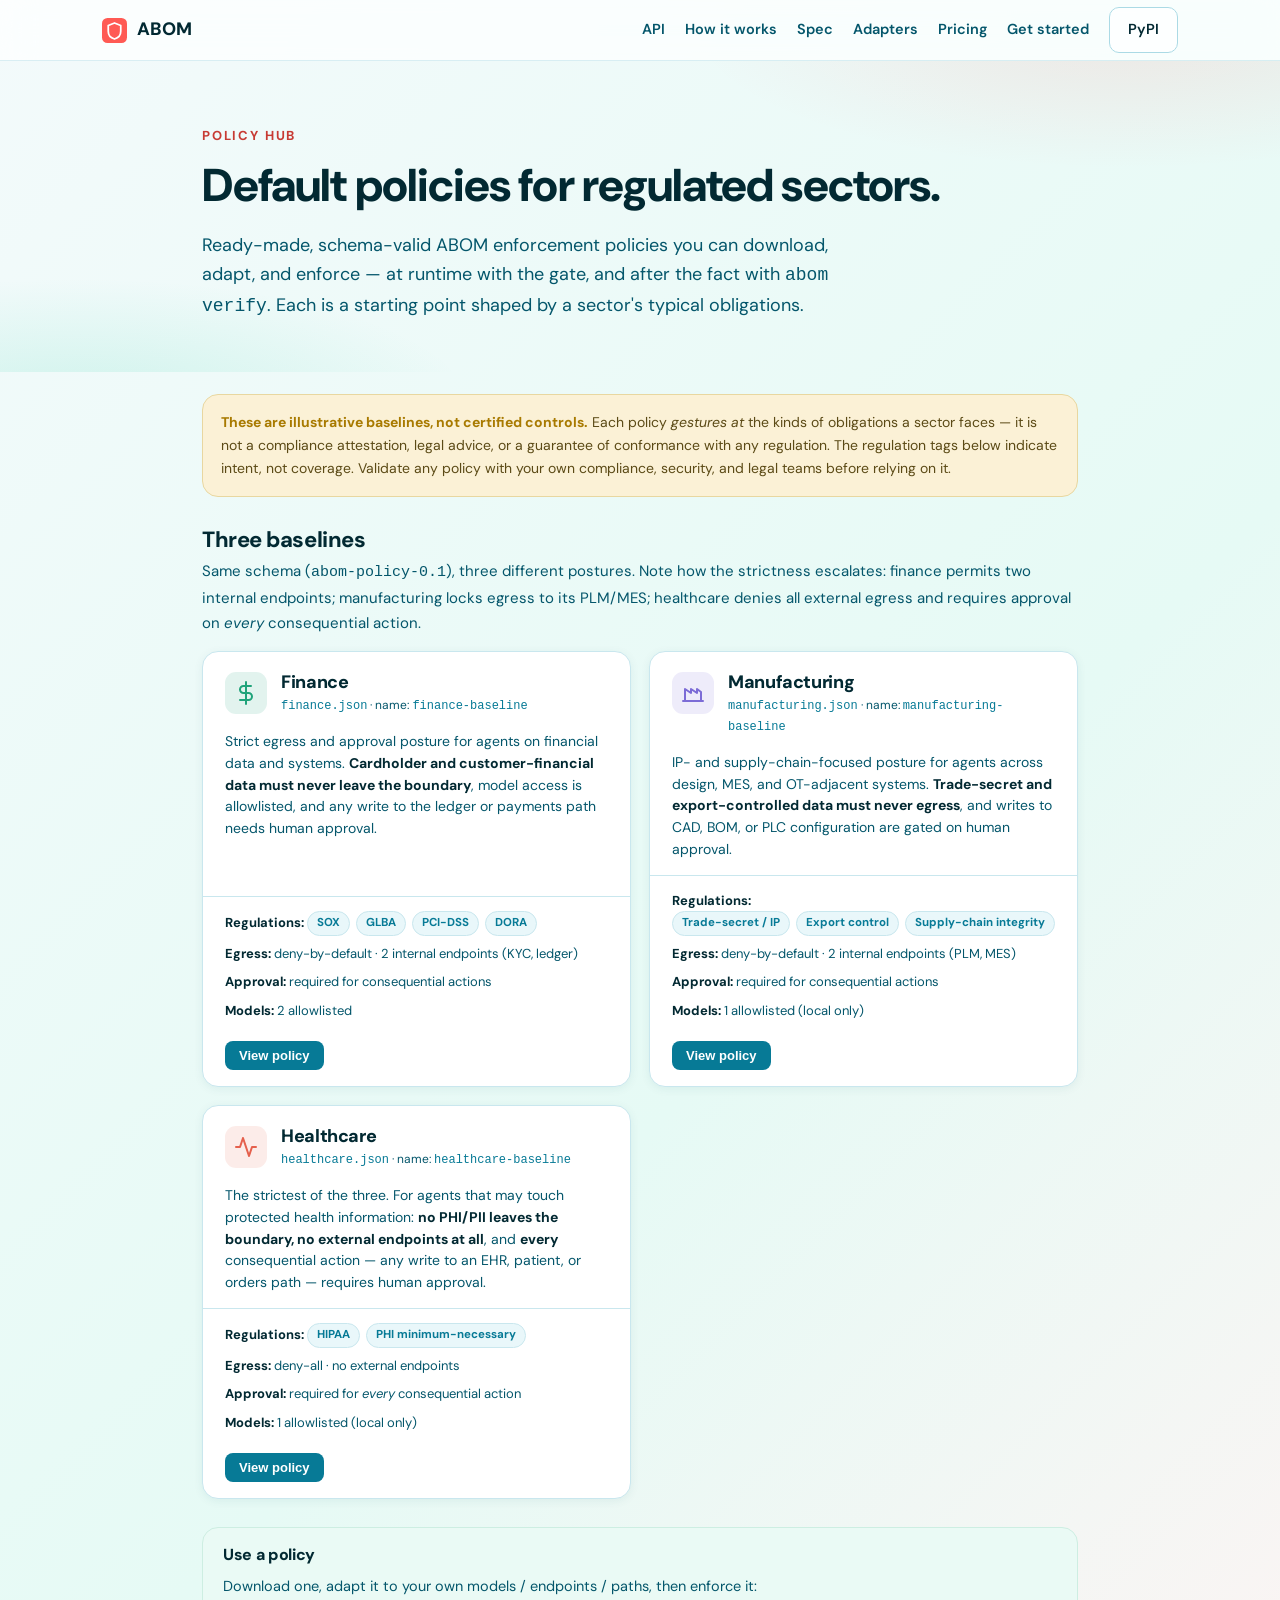
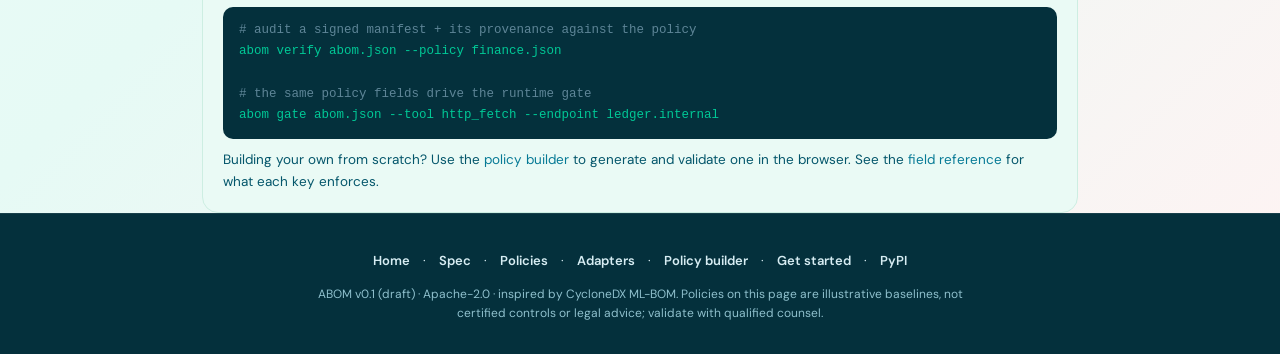
<file: website/policies.html>
<!DOCTYPE html>
<html lang="en">
<head>
<meta charset="utf-8">
<meta name="viewport" content="width=device-width, initial-scale=1, viewport-fit=cover">
<title>Policy Hub — ABOM · Default policies for finance, manufacturing, healthcare</title>
<meta name="description" content="Ready-made, schema-valid ABOM enforcement policies for regulated sectors — finance, manufacturing, healthcare. Illustrative baselines you can download, adapt, and enforce with the gate and abom verify.">
<meta name="theme-color" content="#0F2A4A">
<link rel="canonical" href="https://abom.ai/policies.html">
<meta property="og:title" content="ABOM Policy Hub">
<meta property="og:description" content="Default ABOM enforcement policies for finance, manufacturing, and healthcare — schema-valid baselines to download and adapt.">
<meta property="og:url" content="https://abom.ai/policies.html">
<meta name="twitter:card" content="summary_large_image">
<link rel="icon" type="image/svg+xml" href="[data-uri]">
<style>
  :root{
    --navy:#0F2A4A; --navy2:#1C4A6E; --teal:#0B7C7C; --seafoam:#14B8A6; --mint:#2DD4BF;
    --ice:#D5EAE8; --paper:#F4F8F9; --card:#FFFFFF; --ink:#12222B; --slate:#5A7682;
    --line:#DCE7EA; --amber:#E0A100; --coral:#E5604D; --violet:#7C6CD6;
    --built:#1FA37A; --maxw:920px;
    --shadow:0 6px 28px rgba(15,42,74,.10); --shadow-sm:0 2px 10px rgba(15,42,74,.07);
    --r:16px;
  }
  *{margin:0;padding:0;box-sizing:border-box}
  html{scroll-behavior:smooth}
  body{font-family:-apple-system,BlinkMacSystemFont,"Segoe UI",Inter,Roboto,Helvetica,Arial,sans-serif;
    color:var(--ink);background:var(--paper);line-height:1.65;-webkit-font-smoothing:antialiased;overflow-x:hidden}
  a{color:var(--teal);text-decoration:none}a:hover{text-decoration:underline}
  .wrap{max-width:var(--maxw);margin:0 auto;padding:0 22px}
  h1,h2,h3{line-height:1.18;letter-spacing:-.02em;font-weight:800}
  .mono{font-family:"SF Mono",ui-monospace,SFMono-Regular,Menlo,Consolas,monospace}

  nav{position:sticky;top:0;z-index:50;background:rgba(15,42,74,.93);backdrop-filter:blur(10px);border-bottom:1px solid rgba(255,255,255,.08)}
  nav .wrap{display:flex;align-items:center;justify-content:space-between;height:60px;max-width:1120px}
  .brand{display:flex;align-items:center;gap:10px;font-weight:800;color:#fff;font-size:18px}
  .brand:hover{text-decoration:none}.brand svg{width:25px;height:25px}
  .navlinks{display:flex;flex-wrap:nowrap;gap:20px;align-items:center;white-space:nowrap}
  .navlinks a{color:var(--ice);font-size:14.5px;font-weight:600}.navlinks a:hover{color:#fff;text-decoration:none}
  .navlinks a.active{color:#fff}
  .btn{display:inline-block;background:var(--mint);color:var(--navy);font-weight:700;padding:10px 18px;border-radius:10px;font-size:14.5px;transition:transform .15s,box-shadow .15s;cursor:pointer;border:none}
  .btn:hover{transform:translateY(-1px);box-shadow:0 6px 18px rgba(45,212,191,.35);text-decoration:none}
  .btn.ghost{background:transparent;color:#fff;border:1px solid rgba(255,255,255,.28)}
  .btn.ghost:hover{background:rgba(255,255,255,.08);box-shadow:none}
  .btn.sm{padding:7px 14px;font-size:13px;border-radius:8px}
  .btn.dark{background:var(--teal);color:#fff}
  .btn.subtle{background:#E8F2F1;color:var(--teal);border:1px solid var(--line)}
  .btn.subtle:hover{background:#dceceb;box-shadow:none;transform:none}
  @media(max-width:760px){.navlinks a:not(.btn){display:none}}

  header.hero{background:radial-gradient(120% 90% at 80% -10%,#163b56,var(--navy) 60%);color:#fff;padding:64px 0 50px}
  .hero .eyebrow{font-size:13px;font-weight:700;letter-spacing:.14em;text-transform:uppercase;color:var(--mint);margin-bottom:12px}
  .hero h1{font-size:clamp(32px,5.5vw,46px);color:#fff;max-width:760px}
  .hero p{font-size:clamp(16px,2.2vw,18px);color:var(--ice);max-width:680px;margin:18px 0 0}

  main{padding:18px 0 60px}

  .disclaimer{background:#FBF1D6;border:1px solid #E8D7A0;border-radius:var(--r);padding:16px 18px;margin:22px 0;font-size:14px;color:#5b4a16}
  .disclaimer b{color:#a87a00}

  .secthead{margin:30px 0 16px}
  .secthead h2{font-size:22px}
  .secthead p{color:var(--slate);font-size:15px;margin-top:6px}

  /* tile grid — equal-height tiles per row. The description flex-grows to
     absorb any height difference, so the metadata block and the View-policy
     button stay anchored at the same bottom line across a row. */
  .grid{display:grid;grid-template-columns:repeat(2,1fr);gap:18px;align-items:stretch}
  @media(max-width:760px){.grid{grid-template-columns:1fr}}

  .pcard{background:var(--card);border:1px solid var(--line);border-radius:var(--r);box-shadow:var(--shadow-sm);overflow:hidden;display:flex;flex-direction:column}
  .pcard .top{padding:20px 22px 6px;display:flex;align-items:flex-start;gap:14px}
  .pcard .ic{flex:none;width:42px;height:42px;border-radius:11px;display:flex;align-items:center;justify-content:center}
  .pcard .ic.fin{background:rgba(31,163,122,.13)}
  .pcard .ic.man{background:rgba(124,108,214,.13)}
  .pcard .ic.hea{background:rgba(229,96,77,.12)}
  .pcard .hd{flex:1;min-width:0}
  .pcard h3{font-size:18px;margin-bottom:3px}
  .pcard .file{font-size:12px;color:var(--slate)}
  .pcard .file .mono{color:var(--teal)}
  .pcard .desc{padding:8px 22px 0;color:var(--slate);font-size:14px;line-height:1.55;flex:1 0 auto}
  .pcard .desc b{color:var(--ink)}

  /* metadata rows (Regulations / Egress / Approval / Models) — flex:1 so the
     block fills the gap and the action row aligns across tiles in a row */
  .meta{padding:14px 22px 4px;font-size:13px;border-top:1px solid var(--line);margin-top:14px}
  .meta .row{margin-bottom:7px;color:var(--slate)}
  .meta .row:last-child{margin-bottom:0}
  .meta .row b{color:var(--ink);font-weight:700}
  .maps{display:inline-flex;flex-wrap:wrap;gap:6px;vertical-align:middle}
  .maps .reg{display:inline-flex;align-items:center;background:#E8F2F1;border:1px solid var(--line);color:var(--teal);font-size:11.5px;font-weight:700;padding:2px 9px;border-radius:20px}

  .pcard .actions{padding:16px 22px;display:flex;gap:8px;flex-wrap:wrap}
  .pcard .actions .btn{flex:0 0 auto}

  /* the inline .code blocks are data sources for the modal — kept in the DOM
     but never shown on the page */
  .code{display:none}

  /* modal */
  .modal{position:fixed;inset:0;z-index:100;display:none;align-items:center;justify-content:center;padding:20px}
  .modal.open{display:flex}
  .modal .backdrop{position:absolute;inset:0;background:rgba(8,18,31,.55);backdrop-filter:blur(2px)}
  .modal .dialog{position:relative;z-index:1;width:100%;max-width:720px;max-height:86vh;display:flex;flex-direction:column;
    background:var(--navy);border:1px solid #0a2a40;border-radius:var(--r);box-shadow:0 24px 70px rgba(8,18,31,.5);overflow:hidden}
  .modal .mbar{display:flex;align-items:center;gap:12px;padding:14px 18px;background:#0a2a40;border-bottom:1px solid #0e3550}
  .modal .mbar .mt{flex:1;min-width:0}
  .modal .mbar .mt h4{color:#fff;font-size:15px;margin:0}
  .modal .mbar .mt .sub{color:#9fc2cc;font-size:12px;font-family:ui-monospace,monospace}
  .modal .mbar .x{flex:none;width:30px;height:30px;border-radius:8px;border:1px solid rgba(255,255,255,.18);background:rgba(255,255,255,.06);
    color:#dff3ef;font-size:18px;line-height:1;cursor:pointer;display:flex;align-items:center;justify-content:center}
  .modal .mbar .x:hover{background:rgba(255,255,255,.14)}
  .modal pre{margin:0;padding:18px 20px;overflow:auto;font-family:"SF Mono",ui-monospace,Menlo,Consolas,monospace;font-size:12.5px;line-height:1.7;color:#cfe8ec;white-space:pre}
  .modal pre .k{color:var(--mint)}.modal pre .s{color:#9ad7c8}.modal pre .n{color:#E0A100}.modal pre .b{color:#7fb0ff}
  .modal .mfoot{display:flex;gap:8px;justify-content:flex-end;padding:12px 18px;border-top:1px solid #0e3550;background:#0a2a40}
  .modal .mfoot .btn.subtle{background:rgba(255,255,255,.06);color:#dff3ef;border:1px solid rgba(255,255,255,.18)}
  .modal .mfoot .btn.subtle:hover{background:rgba(255,255,255,.14);box-shadow:none;transform:none}
  .btn.copy{background:rgba(255,255,255,.1);color:#dff3ef;border:1px solid rgba(255,255,255,.18)}
  .btn.copy:hover{background:rgba(255,255,255,.18);box-shadow:none;transform:none}

  .usage{background:#E8F2F1;border:1px solid var(--line);border-radius:var(--r);padding:18px 20px;margin:28px 0 0}
  .usage h3{font-size:16px;margin-bottom:10px}
  .usage pre{background:var(--navy);color:#cfe8ec;border-radius:10px;padding:13px 16px;overflow-x:auto;font-family:"SF Mono",ui-monospace,monospace;font-size:12.5px;line-height:1.7}
  .usage pre .p{color:var(--mint)}.usage pre .c{color:#5e8597}

  footer{background:var(--navy);color:var(--ice);padding:36px 0;border-top:1px solid rgba(255,255,255,.08);text-align:center;font-size:13px}
  footer a{color:var(--ice);font-weight:600;margin:0 10px}
  footer .dis{color:#7796a4;max-width:680px;margin:14px auto 0;font-size:12px;line-height:1.6}
</style>
<link rel="stylesheet" href="theme.css">
</head>
<body>

<nav>
  <div class="wrap">
    <a class="brand" href="/">
      <svg viewBox="0 0 100 100" aria-hidden="true"><rect width="100" height="100" rx="22" fill="#1C4A6E"/><path d="M50 20 L75 30 V53 C75 70 64 80 50 84 C36 80 25 70 25 53 V30 Z" fill="none" stroke="#2DD4BF" stroke-width="7" stroke-linejoin="round" stroke-linecap="round"/></svg>
      ABOM
    </a>
    <div class="navlinks">
      <a href="/#api">API</a>
      <a href="/#what">How it works</a>
      <a href="spec.html">Spec</a>
      <a href="adapters.html">Adapters</a>
      <a href="pricing.html">Pricing</a>
      <a href="get-started.html">Get started</a>
      <a class="btn ghost" href="https://pypi.org/project/abom-cli/">PyPI</a>
    </div>
  </div>
</nav>

<header class="hero">
  <div class="wrap">
    <div class="eyebrow">Policy hub</div>
    <h1>Default policies for regulated sectors.</h1>
    <p>Ready-made, schema-valid ABOM enforcement policies you can download, adapt, and enforce — at runtime with the gate, and after the fact with <span class="mono">abom verify</span>. Each is a starting point shaped by a sector's typical obligations.</p>
  </div>
</header>

<main class="wrap">

  <div class="disclaimer">
    <b>These are illustrative baselines, not certified controls.</b> Each policy <i>gestures at</i> the kinds of obligations a sector faces — it is not a compliance attestation, legal advice, or a guarantee of conformance with any regulation. The regulation tags below indicate intent, not coverage. Validate any policy with your own compliance, security, and legal teams before relying on it.
  </div>

  <div class="secthead">
    <h2>Three baselines</h2>
    <p>Same schema (<span class="mono">abom-policy-0.1</span>), three different postures. Note how the strictness escalates: finance permits two internal endpoints; manufacturing locks egress to its PLM/MES; healthcare denies all external egress and requires approval on <i>every</i> consequential action.</p>
  </div>

  <div class="grid">

  <!-- FINANCE -->
  <article class="pcard">
    <div class="top">
      <div class="ic fin">
        <svg width="24" height="24" viewBox="0 0 24 24" fill="none" stroke="#1FA37A" stroke-width="2" stroke-linecap="round" stroke-linejoin="round"><line x1="12" y1="1" x2="12" y2="23"/><path d="M17 5H9.5a3.5 3.5 0 0 0 0 7h5a3.5 3.5 0 0 1 0 7H6"/></svg>
      </div>
      <div class="hd">
        <h3>Finance</h3>
        <div class="file"><span class="mono">finance.json</span> · name: <span class="mono">finance-baseline</span></div>
      </div>
    </div>
    <p class="desc">Strict egress and approval posture for agents on financial data and systems. <b>Cardholder and customer-financial data must never leave the boundary</b>, model access is allowlisted, and any write to the ledger or payments path needs human approval.</p>
    <div class="meta">
      <div class="row"><b>Regulations:</b> <span class="maps"><span class="reg">SOX</span><span class="reg">GLBA</span><span class="reg">PCI-DSS</span><span class="reg">DORA</span></span></div>
      <div class="row"><b>Egress:</b> deny-by-default · 2 internal endpoints (KYC, ledger)</div>
      <div class="row"><b>Approval:</b> required for consequential actions</div>
      <div class="row"><b>Models:</b> 2 allowlisted</div>
    </div>
    <div class="actions">
      <button class="btn dark sm toggle" data-key="finance">View policy</button>
    </div>
    <div class="code" id="code-finance">
      <div class="bar"><span class="ttl">finance.json</span><div class="acts"><button class="btn copy sm" id="cp-finance">Copy</button></div></div>
<pre id="src-finance">{
  <span class="k">"name"</span>: <span class="s">"finance-baseline"</span>,
  <span class="k">"description"</span>: <span class="s">"Illustrative baseline for agents operating on financial data and systems. Gestures at SOX (change/approval evidence), GLBA (customer financial data confidentiality), PCI-DSS (cardholder data must not egress), and DORA (operational resilience, human oversight of consequential actions). NOT a certified control set — a starting template to adapt with qualified counsel."</span>,
  <span class="k">"allowed_models"</span>: [<span class="s">"local/qwen2.5-coder"</span>, <span class="s">"claude-3-5-sonnet-20241022"</span>],
  <span class="k">"allowed_egress_endpoints"</span>: [<span class="s">"internal-kyc.bank"</span>, <span class="s">"ledger.internal"</span>],
  <span class="k">"no_egress_classifications"</span>: [<span class="s">"pci"</span>, <span class="s">"pii"</span>, <span class="s">"confidential"</span>, <span class="s">"restricted"</span>],
  <span class="k">"egress_allowed"</span>: <span class="b">false</span>,
  <span class="k">"consequential_actions"</span>: [<span class="s">"writes_outside_workspace"</span>, <span class="s">"touches_paths:**/ledger/**"</span>, <span class="s">"touches_paths:**/payments/**"</span>],
  <span class="k">"approval_required_for_consequential"</span>: <span class="b">true</span>,
  <span class="k">"require_approval_when"</span>: <span class="s">"consequential"</span>,
  <span class="k">"max_iterations_cap"</span>: <span class="n">6</span>
}</pre>
    </div>
  </article>

  <!-- MANUFACTURING -->
  <article class="pcard">
    <div class="top">
      <div class="ic man">
        <svg width="24" height="24" viewBox="0 0 24 24" fill="none" stroke="#7C6CD6" stroke-width="2" stroke-linecap="round" stroke-linejoin="round"><path d="M2 20h20"/><path d="M4 20V8l6 4V8l6 4V8l4 3v9"/></svg>
      </div>
      <div class="hd">
        <h3>Manufacturing</h3>
        <div class="file"><span class="mono">manufacturing.json</span> · name: <span class="mono">manufacturing-baseline</span></div>
      </div>
    </div>
    <p class="desc">IP- and supply-chain-focused posture for agents across design, MES, and OT-adjacent systems. <b>Trade-secret and export-controlled data must never egress</b>, and writes to CAD, BOM, or PLC configuration are gated on human approval.</p>
    <div class="meta">
      <div class="row"><b>Regulations:</b> <span class="maps"><span class="reg">Trade-secret / IP</span><span class="reg">Export control</span><span class="reg">Supply-chain integrity</span></span></div>
      <div class="row"><b>Egress:</b> deny-by-default · 2 internal endpoints (PLM, MES)</div>
      <div class="row"><b>Approval:</b> required for consequential actions</div>
      <div class="row"><b>Models:</b> 1 allowlisted (local only)</div>
    </div>
    <div class="actions">
      <button class="btn dark sm toggle" data-key="manufacturing">View policy</button>
    </div>
    <div class="code" id="code-manufacturing">
      <div class="bar"><span class="ttl">manufacturing.json</span><div class="acts"><button class="btn copy sm" id="cp-manufacturing">Copy</button></div></div>
<pre id="src-manufacturing">{
  <span class="k">"name"</span>: <span class="s">"manufacturing-baseline"</span>,
  <span class="k">"description"</span>: <span class="s">"Illustrative baseline for agents operating across design, supply-chain, and OT/ICS-adjacent systems. Gestures at trade-secret / IP protection, export-control data residency, and supply-chain integrity (no unreviewed writes to BOM, CAD, or PLC configuration). NOT a certified control set — a starting template to adapt with qualified counsel."</span>,
  <span class="k">"allowed_models"</span>: [<span class="s">"local/qwen2.5-coder"</span>],
  <span class="k">"allowed_egress_endpoints"</span>: [<span class="s">"plm.internal"</span>, <span class="s">"mes.internal"</span>],
  <span class="k">"no_egress_classifications"</span>: [<span class="s">"trade-secret"</span>, <span class="s">"export-controlled"</span>, <span class="s">"confidential"</span>],
  <span class="k">"egress_allowed"</span>: <span class="b">false</span>,
  <span class="k">"consequential_actions"</span>: [<span class="s">"writes_outside_workspace"</span>, <span class="s">"touches_paths:**/cad/**"</span>, <span class="s">"touches_paths:**/bom/**"</span>, <span class="s">"touches_paths:**/plc/**"</span>],
  <span class="k">"approval_required_for_consequential"</span>: <span class="b">true</span>,
  <span class="k">"require_approval_when"</span>: <span class="s">"consequential"</span>,
  <span class="k">"max_iterations_cap"</span>: <span class="n">8</span>
}</pre>
    </div>
  </article>

  <!-- HEALTHCARE -->
  <article class="pcard">
    <div class="top">
      <div class="ic hea">
        <svg width="24" height="24" viewBox="0 0 24 24" fill="none" stroke="#E5604D" stroke-width="2" stroke-linecap="round" stroke-linejoin="round"><path d="M22 12h-4l-3 9L9 3l-3 9H2"/></svg>
      </div>
      <div class="hd">
        <h3>Healthcare</h3>
        <div class="file"><span class="mono">healthcare.json</span> · name: <span class="mono">healthcare-baseline</span></div>
      </div>
    </div>
    <p class="desc">The strictest of the three. For agents that may touch protected health information: <b>no PHI/PII leaves the boundary, no external endpoints at all</b>, and <b>every</b> consequential action — any write to an EHR, patient, or orders path — requires human approval.</p>
    <div class="meta">
      <div class="row"><b>Regulations:</b> <span class="maps"><span class="reg">HIPAA</span><span class="reg">PHI minimum-necessary</span></span></div>
      <div class="row"><b>Egress:</b> deny-all · no external endpoints</div>
      <div class="row"><b>Approval:</b> required for <i>every</i> consequential action</div>
      <div class="row"><b>Models:</b> 1 allowlisted (local only)</div>
    </div>
    <div class="actions">
      <button class="btn dark sm toggle" data-key="healthcare">View policy</button>
    </div>
    <div class="code" id="code-healthcare">
      <div class="bar"><span class="ttl">healthcare.json</span><div class="acts"><button class="btn copy sm" id="cp-healthcare">Copy</button></div></div>
<pre id="src-healthcare">{
  <span class="k">"name"</span>: <span class="s">"healthcare-baseline"</span>,
  <span class="k">"description"</span>: <span class="s">"Illustrative baseline for agents that may touch protected health information. Gestures at HIPAA (PHI confidentiality and minimum-necessary access), the strictest egress posture of the three sectors (no PHI/PII leaves the boundary, no external endpoints), and human approval for any write to a clinical record. NOT a certified control set and NOT a Business Associate Agreement — a starting template to adapt with qualified counsel and your compliance team."</span>,
  <span class="k">"allowed_models"</span>: [<span class="s">"local/qwen2.5-coder"</span>],
  <span class="k">"allowed_egress_endpoints"</span>: [],
  <span class="k">"no_egress_classifications"</span>: [<span class="s">"phi"</span>, <span class="s">"pii"</span>, <span class="s">"confidential"</span>, <span class="s">"restricted"</span>],
  <span class="k">"egress_allowed"</span>: <span class="b">false</span>,
  <span class="k">"consequential_actions"</span>: [<span class="s">"writes_outside_workspace"</span>, <span class="s">"touches_paths:**/ehr/**"</span>, <span class="s">"touches_paths:**/patient/**"</span>, <span class="s">"touches_paths:**/orders/**"</span>],
  <span class="k">"approval_required_for_consequential"</span>: <span class="b">true</span>,
  <span class="k">"require_approval_when"</span>: <span class="s">"always"</span>,
  <span class="k">"max_iterations_cap"</span>: <span class="n">5</span>
}</pre>
    </div>
  </article>

  </div><!-- /grid -->

  <!-- policy modal (populated on open) -->
  <div class="modal" id="policy-modal" role="dialog" aria-modal="true" aria-labelledby="modal-title" aria-hidden="true">
    <div class="backdrop" data-close></div>
    <div class="dialog">
      <div class="mbar">
        <div class="mt">
          <h4 id="modal-title">Policy</h4>
          <div class="sub" id="modal-file">policy.json</div>
        </div>
        <button class="x" id="modal-close" aria-label="Close" data-close>&times;</button>
      </div>
      <pre id="modal-body">{}</pre>
      <div class="mfoot">
        <button class="btn copy sm" id="modal-copy">Copy</button>
        <button class="btn subtle sm" data-close>Close</button>
      </div>
    </div>
  </div>

  <div class="usage">
    <h3>Use a policy</h3>
    <p style="color:var(--slate);font-size:14.5px;margin-bottom:8px">Download one, adapt it to your own models / endpoints / paths, then enforce it:</p>
<pre><span class="c"># audit a signed manifest + its provenance against the policy</span>
<span class="p">abom verify abom.json --policy finance.json</span>

<span class="c"># the same policy fields drive the runtime gate</span>
<span class="p">abom gate abom.json --tool http_fetch --endpoint ledger.internal</span></pre>
    <p style="color:var(--slate);font-size:13.5px;margin-top:10px">Building your own from scratch? Use the <a href="policy-builder.html">policy builder</a> to generate and validate one in the browser. See the <a href="spec.html#policy">field reference</a> for what each key enforces.</p>
  </div>

</main>

<footer>
  <div class="wrap">
    <a href="/">Home</a> · <a href="spec.html">Spec</a> · <a href="policies.html">Policies</a> · <a href="adapters.html">Adapters</a> · <a href="policy-builder.html">Policy builder</a> · <a href="get-started.html">Get started</a> · <a href="https://pypi.org/project/abom-cli/">PyPI</a>
    <p class="dis">ABOM v0.1 (draft) · Apache-2.0 · inspired by CycloneDX ML-BOM. Policies on this page are illustrative baselines, not certified controls or legal advice; validate with qualified counsel.</p>
  </div>
</footer>

<script>
(function(){
  var TITLES = { finance:'Finance', manufacturing:'Manufacturing', healthcare:'Healthcare' };
  var modal   = document.getElementById('policy-modal');
  var mBody   = document.getElementById('modal-body');
  var mTitle  = document.getElementById('modal-title');
  var mFile   = document.getElementById('modal-file');
  var mCopy   = document.getElementById('modal-copy');
  var current = null;                 // key of the policy on screen
  var lastFocus = null;

  function openModal(key){
    var src = document.getElementById('src-'+key);
    if(!src) return;
    current = key;
    mBody.innerHTML = src.innerHTML;  // keep syntax highlighting
    mTitle.textContent = (TITLES[key] || key) + ' policy';
    mFile.textContent = key + '.json';
    mCopy.textContent = 'Copy';
    lastFocus = document.activeElement;
    modal.classList.add('open');
    modal.setAttribute('aria-hidden','false');
    document.body.style.overflow = 'hidden';
    mBody.scrollTop = 0;
    document.getElementById('modal-close').focus();
  }
  function closeModal(){
    modal.classList.remove('open');
    modal.setAttribute('aria-hidden','true');
    document.body.style.overflow = '';
    current = null;
    if(lastFocus && lastFocus.focus) lastFocus.focus();
  }

  // open from each tile's "View policy" button
  document.querySelectorAll('.toggle').forEach(function(btn){
    btn.addEventListener('click', function(){ openModal(btn.dataset.key); });
  });

  // close: the × button, the "Close" button, and the backdrop (any [data-close])
  modal.querySelectorAll('[data-close]').forEach(function(el){
    el.addEventListener('click', closeModal);
  });
  // close on Escape
  document.addEventListener('keydown', function(e){
    if(e.key === 'Escape' && modal.classList.contains('open')) closeModal();
  });

  // copy the currently shown policy (plain text)
  mCopy.addEventListener('click', function(){
    if(!current) return;
    var txt = document.getElementById('src-'+current).textContent;
    navigator.clipboard.writeText(txt).then(function(){
      mCopy.textContent = 'Copied';
      setTimeout(function(){ mCopy.textContent = 'Copy'; }, 1400);
    });
  });
})();
</script>

</body>
</html>
</file>
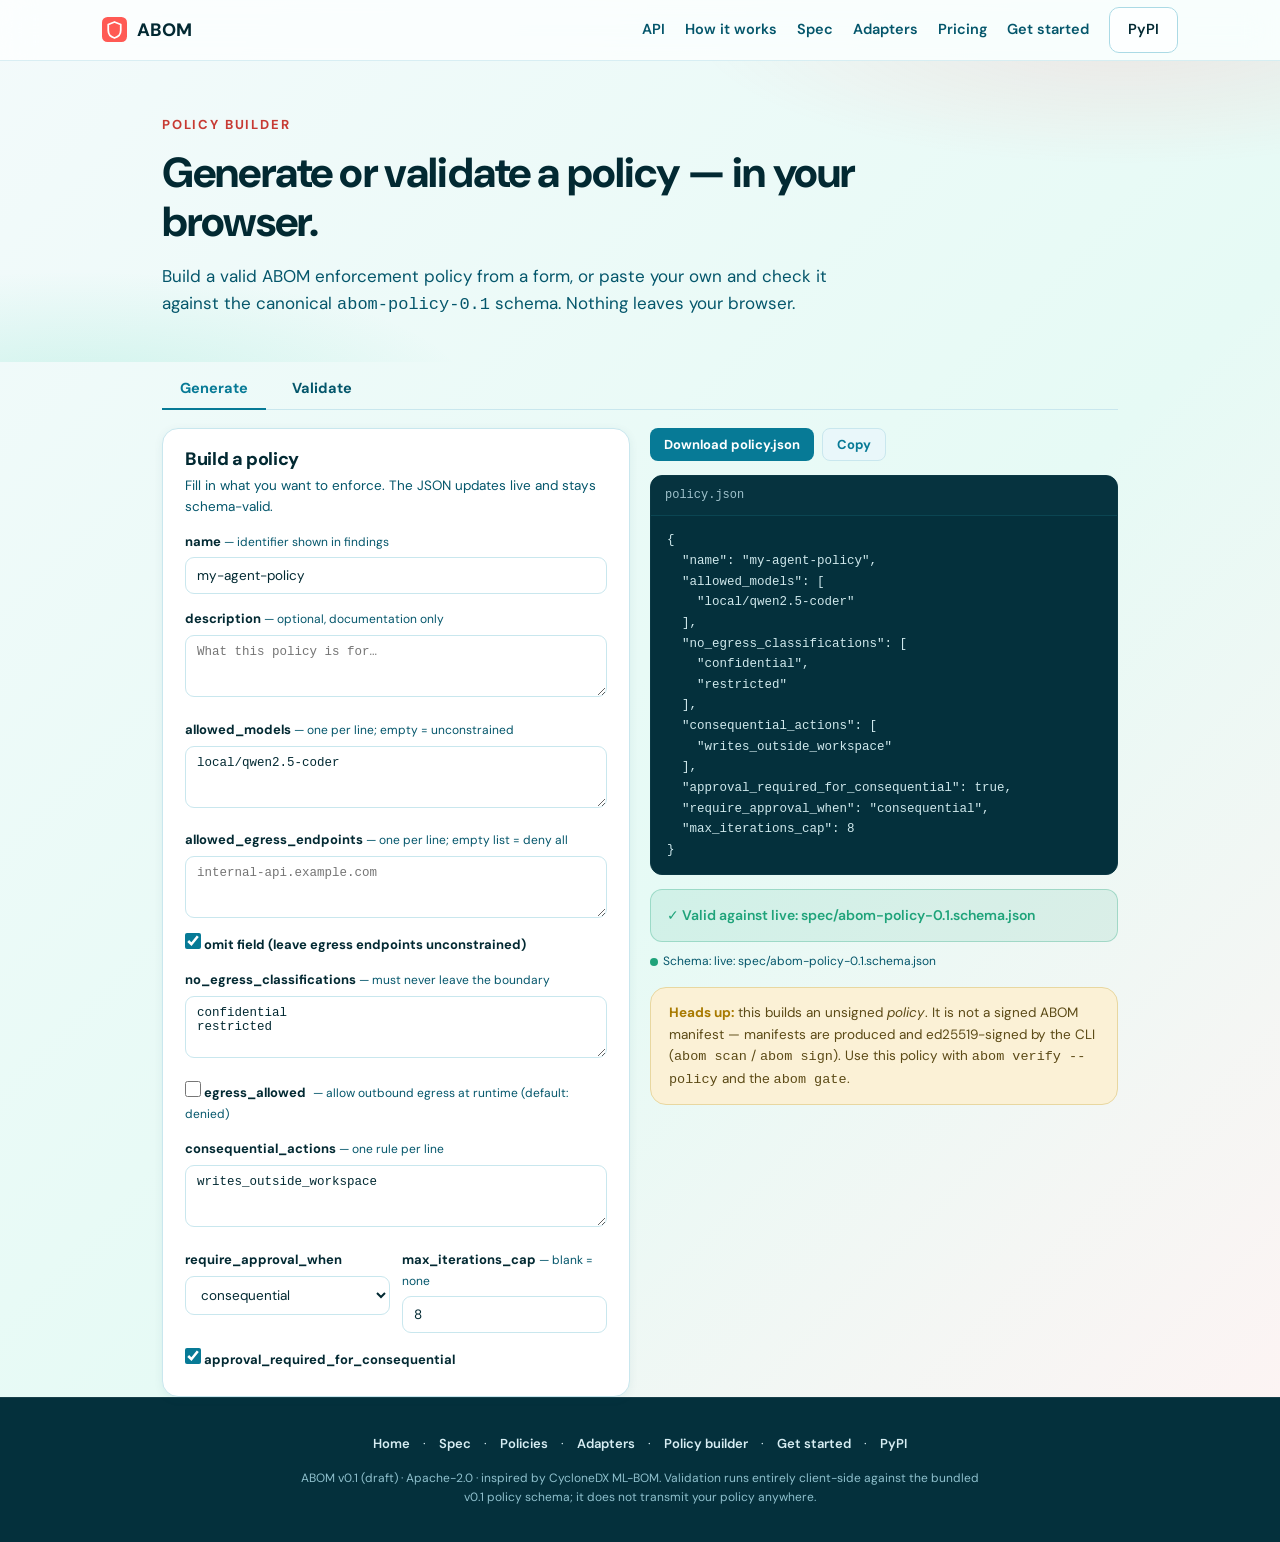
<file: website/policy-builder.html>
<!DOCTYPE html>
<html lang="en">
<head>
<meta charset="utf-8">
<meta name="viewport" content="width=device-width, initial-scale=1, viewport-fit=cover">
<title>Policy Builder — ABOM · Generate &amp; validate an enforcement policy</title>
<meta name="description" content="Build a valid ABOM enforcement policy from a form, or paste your own and validate it against the abom-policy-0.1 schema — entirely in your browser. Copy or download the result, then enforce it with the gate and abom verify.">
<meta name="theme-color" content="#0F2A4A">
<link rel="canonical" href="https://abom.ai/policy-builder.html">
<meta property="og:title" content="ABOM Policy Builder">
<meta property="og:description" content="Generate and validate an ABOM enforcement policy in the browser — against the canonical schema.">
<meta property="og:url" content="https://abom.ai/policy-builder.html">
<meta name="twitter:card" content="summary_large_image">
<link rel="icon" type="image/svg+xml" href="[data-uri]">
<style>
  :root{
    --navy:#0F2A4A; --navy2:#1C4A6E; --teal:#0B7C7C; --seafoam:#14B8A6; --mint:#2DD4BF;
    --ice:#D5EAE8; --paper:#F4F8F9; --card:#FFFFFF; --ink:#12222B; --slate:#5A7682;
    --line:#DCE7EA; --amber:#E0A100; --coral:#E5604D; --violet:#7C6CD6;
    --built:#1FA37A; --maxw:1000px;
    --shadow:0 6px 28px rgba(15,42,74,.10); --shadow-sm:0 2px 10px rgba(15,42,74,.07);
    --r:16px;
  }
  *{margin:0;padding:0;box-sizing:border-box}
  html{scroll-behavior:smooth}
  body{font-family:-apple-system,BlinkMacSystemFont,"Segoe UI",Inter,Roboto,Helvetica,Arial,sans-serif;
    color:var(--ink);background:var(--paper);line-height:1.6;-webkit-font-smoothing:antialiased;overflow-x:hidden}
  a{color:var(--teal);text-decoration:none}a:hover{text-decoration:underline}
  .wrap{max-width:var(--maxw);margin:0 auto;padding:0 22px}
  h1,h2,h3{line-height:1.18;letter-spacing:-.02em;font-weight:800}
  .mono{font-family:"SF Mono",ui-monospace,SFMono-Regular,Menlo,Consolas,monospace}

  nav{position:sticky;top:0;z-index:50;background:rgba(15,42,74,.93);backdrop-filter:blur(10px);border-bottom:1px solid rgba(255,255,255,.08)}
  nav .wrap{display:flex;align-items:center;justify-content:space-between;height:60px;max-width:1120px}
  .brand{display:flex;align-items:center;gap:10px;font-weight:800;color:#fff;font-size:18px}
  .brand:hover{text-decoration:none}.brand svg{width:25px;height:25px}
  .navlinks{display:flex;flex-wrap:nowrap;gap:20px;align-items:center;white-space:nowrap}
  .navlinks a{color:var(--ice);font-size:14.5px;font-weight:600}.navlinks a:hover{color:#fff;text-decoration:none}
  .navlinks a.active{color:#fff}
  .btn{display:inline-block;background:var(--mint);color:var(--navy);font-weight:700;padding:10px 18px;border-radius:10px;font-size:14.5px;transition:transform .15s,box-shadow .15s;cursor:pointer;border:none;font-family:inherit}
  .btn:hover{transform:translateY(-1px);box-shadow:0 6px 18px rgba(45,212,191,.35);text-decoration:none}
  .btn.ghost{background:transparent;color:#fff;border:1px solid rgba(255,255,255,.28)}
  .btn.ghost:hover{background:rgba(255,255,255,.08);box-shadow:none}
  .btn.sm{padding:7px 14px;font-size:13px;border-radius:8px}
  .btn.dark{background:var(--teal);color:#fff}
  .btn.subtle{background:#E8F2F1;color:var(--teal);border:1px solid var(--line)}
  .btn.subtle:hover{background:#dceceb;box-shadow:none;transform:none}
  @media(max-width:760px){.navlinks a:not(.btn){display:none}}

  header.hero{background:radial-gradient(120% 90% at 80% -10%,#163b56,var(--navy) 60%);color:#fff;padding:54px 0 44px}
  .hero .eyebrow{font-size:13px;font-weight:700;letter-spacing:.14em;text-transform:uppercase;color:var(--mint);margin-bottom:12px}
  .hero h1{font-size:clamp(30px,5vw,42px);color:#fff;max-width:760px}
  .hero p{font-size:clamp(15px,2.1vw,17px);color:var(--ice);max-width:680px;margin:16px 0 0}

  main{padding:22px 0 60px}

  .tabs{display:flex;gap:8px;margin:6px 0 18px;border-bottom:1px solid var(--line)}
  .tab{padding:11px 18px;font-weight:700;font-size:14.5px;color:var(--slate);cursor:pointer;border:none;background:none;border-bottom:2px solid transparent;margin-bottom:-1px;font-family:inherit}
  .tab.active{color:var(--teal);border-bottom-color:var(--teal)}

  .panel{display:none}
  .panel.active{display:block}

  .cols{display:grid;grid-template-columns:1fr 1fr;gap:20px}
  @media(max-width:860px){.cols{grid-template-columns:1fr}}

  .card{background:var(--card);border:1px solid var(--line);border-radius:var(--r);box-shadow:var(--shadow-sm);padding:20px 22px}
  .card h2{font-size:18px;margin-bottom:4px}
  .card .sub{color:var(--slate);font-size:13.5px;margin-bottom:14px}

  .field{margin-bottom:15px}
  .field label{display:block;font-weight:700;font-size:13px;margin-bottom:5px;color:var(--ink)}
  .field .hint{font-weight:400;color:var(--slate);font-size:12px}
  .field input[type=text],.field input[type=number],.field textarea,.field select{
    width:100%;border:1px solid var(--line);border-radius:9px;padding:9px 11px;font-size:13.5px;font-family:inherit;background:#fff;color:var(--ink)}
  .field textarea{font-family:"SF Mono",ui-monospace,monospace;font-size:12.5px;resize:vertical;min-height:62px}
  .field input:focus,.field textarea:focus,.field select:focus{outline:none;border-color:var(--seafoam);box-shadow:0 0 0 3px rgba(20,184,166,.12)}
  .row{display:flex;gap:12px}.row>*{flex:1}
  .check{display:flex;align-items:center;gap:8px;font-size:13.5px;font-weight:600;color:var(--ink);cursor:pointer}
  .check input{width:16px;height:16px;accent-color:var(--teal)}

  .out{background:var(--navy);border-radius:12px;overflow:hidden;border:1px solid #0a2a40}
  .out .bar{display:flex;align-items:center;gap:10px;padding:10px 14px;background:#0a2a40;border-bottom:1px solid #0e3550}
  .out .bar .ttl{color:#9fc2cc;font-size:12px;font-family:ui-monospace,monospace;flex:1}
  .out pre{padding:14px 16px;overflow:auto;max-height:420px;font-family:"SF Mono",ui-monospace,Menlo,Consolas,monospace;font-size:12.5px;line-height:1.65;color:#cfe8ec;white-space:pre;margin:0}
  .btn.copy{background:rgba(255,255,255,.1);color:#dff3ef;border:1px solid rgba(255,255,255,.18)}
  .btn.copy:hover{background:rgba(255,255,255,.18);box-shadow:none;transform:none}

  textarea.paste{width:100%;min-height:300px;border:1px solid var(--line);border-radius:12px;padding:14px;font-family:"SF Mono",ui-monospace,monospace;font-size:12.5px;line-height:1.6;background:#fff;color:var(--ink);resize:vertical}
  textarea.paste:focus{outline:none;border-color:var(--seafoam);box-shadow:0 0 0 3px rgba(20,184,166,.12)}

  .result{border-radius:12px;padding:14px 16px;margin-top:14px;font-size:14px;font-weight:600;display:none}
  .result.show{display:block}
  .result.ok{background:rgba(31,163,122,.10);border:1px solid rgba(31,163,122,.3);color:var(--built)}
  .result.bad{background:rgba(229,96,77,.08);border:1px solid rgba(229,96,77,.3);color:#b8412f}
  .result ul{margin:8px 0 0;padding-left:18px;font-weight:400;font-size:13px}
  .result li{margin:3px 0}
  .result .mono{font-weight:600}

  .schemainfo{font-size:12px;color:var(--slate);margin:10px 0 0}
  .schemainfo .dot{display:inline-block;width:8px;height:8px;border-radius:50%;background:var(--built);margin-right:5px;vertical-align:middle}
  .schemainfo .dot.local{background:var(--amber)}

  .note{background:#FBF1D6;border:1px solid #E8D7A0;border-radius:var(--r);padding:14px 18px;margin:20px 0;font-size:13.5px;color:#5b4a16}
  .note b{color:#a87a00}
  .barbtns{display:flex;gap:8px;flex-wrap:wrap;margin-bottom:14px}

  footer{background:var(--navy);color:var(--ice);padding:36px 0;border-top:1px solid rgba(255,255,255,.08);text-align:center;font-size:13px}
  footer a{color:var(--ice);font-weight:600;margin:0 10px}
  footer .dis{color:#7796a4;max-width:680px;margin:14px auto 0;font-size:12px;line-height:1.6}
</style>
<link rel="stylesheet" href="theme.css">
</head>
<body>

<nav>
  <div class="wrap">
    <a class="brand" href="/">
      <svg viewBox="0 0 100 100" aria-hidden="true"><rect width="100" height="100" rx="22" fill="#1C4A6E"/><path d="M50 20 L75 30 V53 C75 70 64 80 50 84 C36 80 25 70 25 53 V30 Z" fill="none" stroke="#2DD4BF" stroke-width="7" stroke-linejoin="round" stroke-linecap="round"/></svg>
      ABOM
    </a>
    <div class="navlinks">
      <a href="/#api">API</a>
      <a href="/#what">How it works</a>
      <a href="spec.html">Spec</a>
      <a href="adapters.html">Adapters</a>
      <a href="pricing.html">Pricing</a>
      <a href="get-started.html">Get started</a>
      <a class="btn ghost" href="https://pypi.org/project/abom-cli/">PyPI</a>
    </div>
  </div>
</nav>

<header class="hero">
  <div class="wrap">
    <div class="eyebrow">Policy builder</div>
    <h1>Generate or validate a policy — in your browser.</h1>
    <p>Build a valid ABOM enforcement policy from a form, or paste your own and check it against the canonical <span class="mono">abom-policy-0.1</span> schema. Nothing leaves your browser.</p>
  </div>
</header>

<main class="wrap">

  <div class="tabs">
    <button class="tab active" data-tab="generate">Generate</button>
    <button class="tab" data-tab="validate">Validate</button>
  </div>

  <!-- GENERATE -->
  <section class="panel active" id="panel-generate">
    <div class="cols">
      <div class="card">
        <h2>Build a policy</h2>
        <p class="sub">Fill in what you want to enforce. The JSON updates live and stays schema-valid.</p>

        <div class="field">
          <label>name <span class="hint">— identifier shown in findings</span></label>
          <input type="text" id="f-name" value="my-agent-policy">
        </div>
        <div class="field">
          <label>description <span class="hint">— optional, documentation only</span></label>
          <textarea id="f-description" placeholder="What this policy is for…"></textarea>
        </div>
        <div class="field">
          <label>allowed_models <span class="hint">— one per line; empty = unconstrained</span></label>
          <textarea id="f-models" placeholder="local/qwen2.5-coder&#10;claude-3-5-sonnet-20241022">local/qwen2.5-coder</textarea>
        </div>
        <div class="field">
          <label>allowed_egress_endpoints <span class="hint">— one per line; empty list = deny all</span></label>
          <textarea id="f-endpoints" placeholder="internal-api.example.com"></textarea>
          <label class="check" style="margin-top:7px"><input type="checkbox" id="f-endpoints-omit" checked> omit field (leave egress endpoints unconstrained)</label>
        </div>
        <div class="field">
          <label>no_egress_classifications <span class="hint">— must never leave the boundary</span></label>
          <textarea id="f-classes" placeholder="confidential&#10;restricted">confidential&#10;restricted</textarea>
        </div>
        <div class="field">
          <label class="check"><input type="checkbox" id="f-egress-allowed"> egress_allowed <span class="hint" style="margin-left:4px">— allow outbound egress at runtime (default: denied)</span></label>
        </div>
        <div class="field">
          <label>consequential_actions <span class="hint">— one rule per line</span></label>
          <textarea id="f-conseq" placeholder="writes_outside_workspace&#10;touches_paths:**/auth/**">writes_outside_workspace</textarea>
        </div>
        <div class="row">
          <div class="field">
            <label>require_approval_when</label>
            <select id="f-approve-when">
              <option value="consequential" selected>consequential</option>
              <option value="always">always</option>
              <option value="never">never</option>
            </select>
          </div>
          <div class="field">
            <label>max_iterations_cap <span class="hint">— blank = none</span></label>
            <input type="number" id="f-maxiter" min="1" value="8">
          </div>
        </div>
        <div class="field" style="margin-bottom:0">
          <label class="check"><input type="checkbox" id="f-approve-conseq" checked> approval_required_for_consequential</label>
        </div>
      </div>

      <div>
        <div class="barbtns">
          <button class="btn dark sm" id="g-download">Download policy.json</button>
          <button class="btn subtle sm" id="g-copy">Copy</button>
        </div>
        <div class="out">
          <div class="bar"><span class="ttl">policy.json</span></div>
          <pre id="g-output">{}</pre>
        </div>
        <div class="result" id="g-result"></div>
        <p class="schemainfo"><span class="dot" id="g-schema-dot"></span><span id="g-schema-src">loading schema…</span></p>
        <div class="note" style="margin-top:16px"><b>Heads up:</b> this builds an unsigned <i>policy</i>. It is not a signed ABOM manifest — manifests are produced and ed25519-signed by the CLI (<span class="mono">abom scan</span> / <span class="mono">abom sign</span>). Use this policy with <span class="mono">abom verify --policy</span> and the <span class="mono">abom gate</span>.</div>
      </div>
    </div>
  </section>

  <!-- VALIDATE -->
  <section class="panel" id="panel-validate">
    <div class="cols">
      <div class="card">
        <h2>Validate a policy</h2>
        <p class="sub">Paste an ABOM enforcement policy (or load a file). It's checked against <span class="mono">abom-policy-0.1.schema.json</span> — the same schema the CLI uses.</p>
        <div class="barbtns">
          <button class="btn dark sm" id="v-run">Validate</button>
          <label class="btn subtle sm" style="cursor:pointer">Load file…<input type="file" id="v-file" accept=".json,application/json" style="display:none"></label>
          <button class="btn subtle sm" id="v-sample">Load a sample</button>
          <button class="btn subtle sm" id="v-clear">Clear</button>
        </div>
        <textarea class="paste" id="v-input" placeholder='{ "name": "my-policy", "allowed_models": ["local/qwen2.5-coder"] }'></textarea>
      </div>
      <div>
        <div class="result" id="v-result" style="margin-top:0"></div>
        <p class="schemainfo" style="margin-top:14px"><span class="dot" id="v-schema-dot"></span><span id="v-schema-src">loading schema…</span></p>
        <div class="note" style="margin-top:16px">The validator checks structure against the schema (field names, types, enums, no unknown keys). It does <b>not</b> evaluate runtime behavior — for that, run <span class="mono">abom verify abom.json --policy your.json</span>. See the <a href="spec.html#policy">field reference</a>.</div>
      </div>
    </div>
  </section>

</main>

<footer>
  <div class="wrap">
    <a href="/">Home</a> · <a href="spec.html">Spec</a> · <a href="policies.html">Policies</a> · <a href="adapters.html">Adapters</a> · <a href="policy-builder.html">Policy builder</a> · <a href="get-started.html">Get started</a> · <a href="https://pypi.org/project/abom-cli/">PyPI</a>
    <p class="dis">ABOM v0.1 (draft) · Apache-2.0 · inspired by CycloneDX ML-BOM. Validation runs entirely client-side against the bundled v0.1 policy schema; it does not transmit your policy anywhere.</p>
  </div>
</footer>

<script>
(function(){
  "use strict";

  // --- Canonical schema, bundled (kept byte-identical to spec/abom-policy-0.1.schema.json).
  //     We also try to fetch the live schema so the page tracks the source of truth.
  var BUNDLED_SCHEMA = {
    "$id":"https://abom.ai/spec/abom-policy-0.1.schema.json",
    "title":"ABOM Enforcement Policy v0.1",
    "type":"object","additionalProperties":false,
    "properties":{
      "policy":{"const":"0.1"},
      "name":{"type":"string"},
      "description":{"type":"string"},
      "allowed_models":{"type":"array","items":{"type":"string"}},
      "allowed_egress_endpoints":{"type":"array","items":{"type":"string"}},
      "no_egress_classifications":{"type":"array","items":{"type":"string"}},
      "egress_allowed":{"type":"boolean"},
      "consequential_actions":{"type":"array","items":{"type":"string"}},
      "approval_required_for_consequential":{"type":"boolean"},
      "require_approval_when":{"type":"string","enum":["consequential","never","always"]},
      "max_iterations_cap":{"type":"integer","minimum":1}
    }
  };
  var SCHEMA = BUNDLED_SCHEMA, SCHEMA_SOURCE = "bundled v0.1 schema";

  // Try the live schema (same-origin or abom.ai). Falls back silently to bundled.
  function tryFetchSchema(){
    var urls = ["spec/abom-policy-0.1.schema.json","https://abom.ai/spec/abom-policy-0.1.schema.json"];
    var i = 0;
    function next(){
      if(i>=urls.length){ markSchema(false); return; }
      var u = urls[i++];
      fetch(u).then(function(r){ if(!r.ok) throw 0; return r.json(); })
        .then(function(j){ if(j && j.properties){ SCHEMA=j; SCHEMA_SOURCE="live: "+u; markSchema(true);} else next(); })
        .catch(next);
    }
    next();
  }
  function markSchema(live){
    [["g-schema-dot","g-schema-src"],["v-schema-dot","v-schema-src"]].forEach(function(p){
      var dot=document.getElementById(p[0]), src=document.getElementById(p[1]);
      if(dot) dot.className = "dot" + (live?"":" local");
      if(src) src.textContent = "Schema: " + SCHEMA_SOURCE;
    });
    // re-validate the live generator output against the now-loaded schema so its
    // label matches the active source (the first pass ran before the async fetch).
    if(typeof refreshGenerator === "function") refreshGenerator();
  }

  // --- Minimal JSON-Schema validator covering exactly what this schema uses.
  function validate(data, schema, path){
    path = path || "$";
    var errs = [];
    if(schema.type){
      var t = schema.type, ok;
      if(t==="object") ok = data!==null && typeof data==="object" && !Array.isArray(data);
      else if(t==="array") ok = Array.isArray(data);
      else if(t==="integer") ok = typeof data==="number" && Number.isInteger(data);
      else if(t==="string") ok = typeof data==="string";
      else if(t==="boolean") ok = typeof data==="boolean";
      else ok = true;
      if(!ok){ errs.push(path+": expected "+t); return errs; }
    }
    if(schema.const!==undefined && data!==schema.const) errs.push(path+': must equal "'+schema.const+'"');
    if(schema.enum && schema.enum.indexOf(data)===-1) errs.push(path+": must be one of "+schema.enum.map(function(e){return '"'+e+'"';}).join(", "));
    if(typeof data==="number" && schema.minimum!==undefined && data<schema.minimum) errs.push(path+": must be >= "+schema.minimum);
    if(schema.type==="object" && data && typeof data==="object" && !Array.isArray(data)){
      var props = schema.properties||{};
      Object.keys(data).forEach(function(k){
        if(props[k]) errs = errs.concat(validate(data[k], props[k], path+"."+k));
        else if(schema.additionalProperties===false) errs.push(path+": unknown field \""+k+"\"");
      });
    }
    if(schema.type==="array" && Array.isArray(data) && schema.items){
      data.forEach(function(it,idx){ errs = errs.concat(validate(it, schema.items, path+"["+idx+"]")); });
    }
    return errs;
  }

  function showResult(el, ok, title, errs){
    el.className = "result show " + (ok?"ok":"bad");
    var html = (ok?"✓ ":"✗ ") + title;
    if(errs && errs.length){
      html += "<ul>" + errs.map(function(e){ return "<li><span class='mono'>"+e.replace(/</g,"&lt;")+"</span></li>"; }).join("") + "</ul>";
    }
    el.innerHTML = html;
  }

  // ---------- Tabs ----------
  document.querySelectorAll(".tab").forEach(function(tab){
    tab.addEventListener("click", function(){
      document.querySelectorAll(".tab").forEach(function(t){t.classList.remove("active");});
      document.querySelectorAll(".panel").forEach(function(p){p.classList.remove("active");});
      tab.classList.add("active");
      document.getElementById("panel-"+tab.dataset.tab).classList.add("active");
    });
  });

  // ---------- Generator ----------
  function lines(id){ return document.getElementById(id).value.split("\n").map(function(s){return s.trim();}).filter(Boolean); }
  function val(id){ return document.getElementById(id).value.trim(); }
  function checked(id){ return document.getElementById(id).checked; }

  function buildPolicy(){
    var p = {};
    if(val("f-name")) p.name = val("f-name");
    if(val("f-description")) p.description = val("f-description");
    var models = lines("f-models"); if(models.length) p.allowed_models = models;
    if(!checked("f-endpoints-omit")) p.allowed_egress_endpoints = lines("f-endpoints");
    var classes = lines("f-classes"); if(classes.length) p.no_egress_classifications = classes;
    if(checked("f-egress-allowed")) p.egress_allowed = true;
    var conseq = lines("f-conseq"); if(conseq.length) p.consequential_actions = conseq;
    p.approval_required_for_consequential = checked("f-approve-conseq");
    p.require_approval_when = val("f-approve-when");
    var mi = val("f-maxiter"); if(mi!=="") p.max_iterations_cap = parseInt(mi,10);
    return p;
  }

  function refreshGenerator(){
    var p = buildPolicy();
    var json = JSON.stringify(p, null, 2);
    document.getElementById("g-output").textContent = json;
    var errs = validate(p, SCHEMA);
    showResult(document.getElementById("g-result"), errs.length===0,
      errs.length===0 ? "Valid against "+SCHEMA_SOURCE : (errs.length+" issue(s)"), errs);
  }

  ["f-name","f-description","f-models","f-endpoints","f-classes","f-conseq","f-maxiter","f-approve-when"].forEach(function(id){
    document.getElementById(id).addEventListener("input", refreshGenerator);
  });
  ["f-endpoints-omit","f-egress-allowed","f-approve-conseq"].forEach(function(id){
    document.getElementById(id).addEventListener("change", refreshGenerator);
  });

  function downloadJSON(name, content){
    var blob = new Blob([content], {type:"application/json"});
    var url = URL.createObjectURL(blob);
    var a = document.createElement("a"); a.href=url; a.download=name;
    document.body.appendChild(a); a.click(); document.body.removeChild(a); URL.revokeObjectURL(url);
  }
  document.getElementById("g-download").addEventListener("click", function(){
    downloadJSON("policy.json", document.getElementById("g-output").textContent);
  });
  document.getElementById("g-copy").addEventListener("click", function(){
    var b=this; navigator.clipboard.writeText(document.getElementById("g-output").textContent).then(function(){
      var o=b.textContent; b.textContent="Copied"; setTimeout(function(){b.textContent=o;},1400);
    });
  });

  // ---------- Validator ----------
  var SAMPLE = '{\n  "name": "finance-baseline",\n  "allowed_models": ["local/qwen2.5-coder", "claude-3-5-sonnet-20241022"],\n  "allowed_egress_endpoints": ["internal-kyc.bank", "ledger.internal"],\n  "no_egress_classifications": ["pci", "pii", "confidential", "restricted"],\n  "egress_allowed": false,\n  "consequential_actions": ["writes_outside_workspace", "touches_paths:**/ledger/**"],\n  "approval_required_for_consequential": true,\n  "require_approval_when": "consequential",\n  "max_iterations_cap": 6\n}';

  function runValidate(){
    var raw = document.getElementById("v-input").value;
    var res = document.getElementById("v-result");
    if(!raw.trim()){ showResult(res, false, "Nothing to validate — paste a policy first.", []); return; }
    var data;
    try { data = JSON.parse(raw); }
    catch(e){ showResult(res, false, "Invalid JSON: "+e.message, []); return; }
    var errs = validate(data, SCHEMA);
    showResult(res, errs.length===0,
      errs.length===0 ? "Valid policy — passes "+SCHEMA_SOURCE : (errs.length+" schema issue(s)"), errs);
  }
  document.getElementById("v-run").addEventListener("click", runValidate);
  document.getElementById("v-sample").addEventListener("click", function(){ document.getElementById("v-input").value=SAMPLE; runValidate(); });
  document.getElementById("v-clear").addEventListener("click", function(){ document.getElementById("v-input").value=""; document.getElementById("v-result").className="result"; });
  document.getElementById("v-file").addEventListener("change", function(e){
    var f=e.target.files[0]; if(!f) return;
    var rd=new FileReader(); rd.onload=function(){ document.getElementById("v-input").value=rd.result; runValidate(); }; rd.readAsText(f);
  });

  // init
  tryFetchSchema();
  refreshGenerator();
})();
</script>

</body>
</html>
</file>
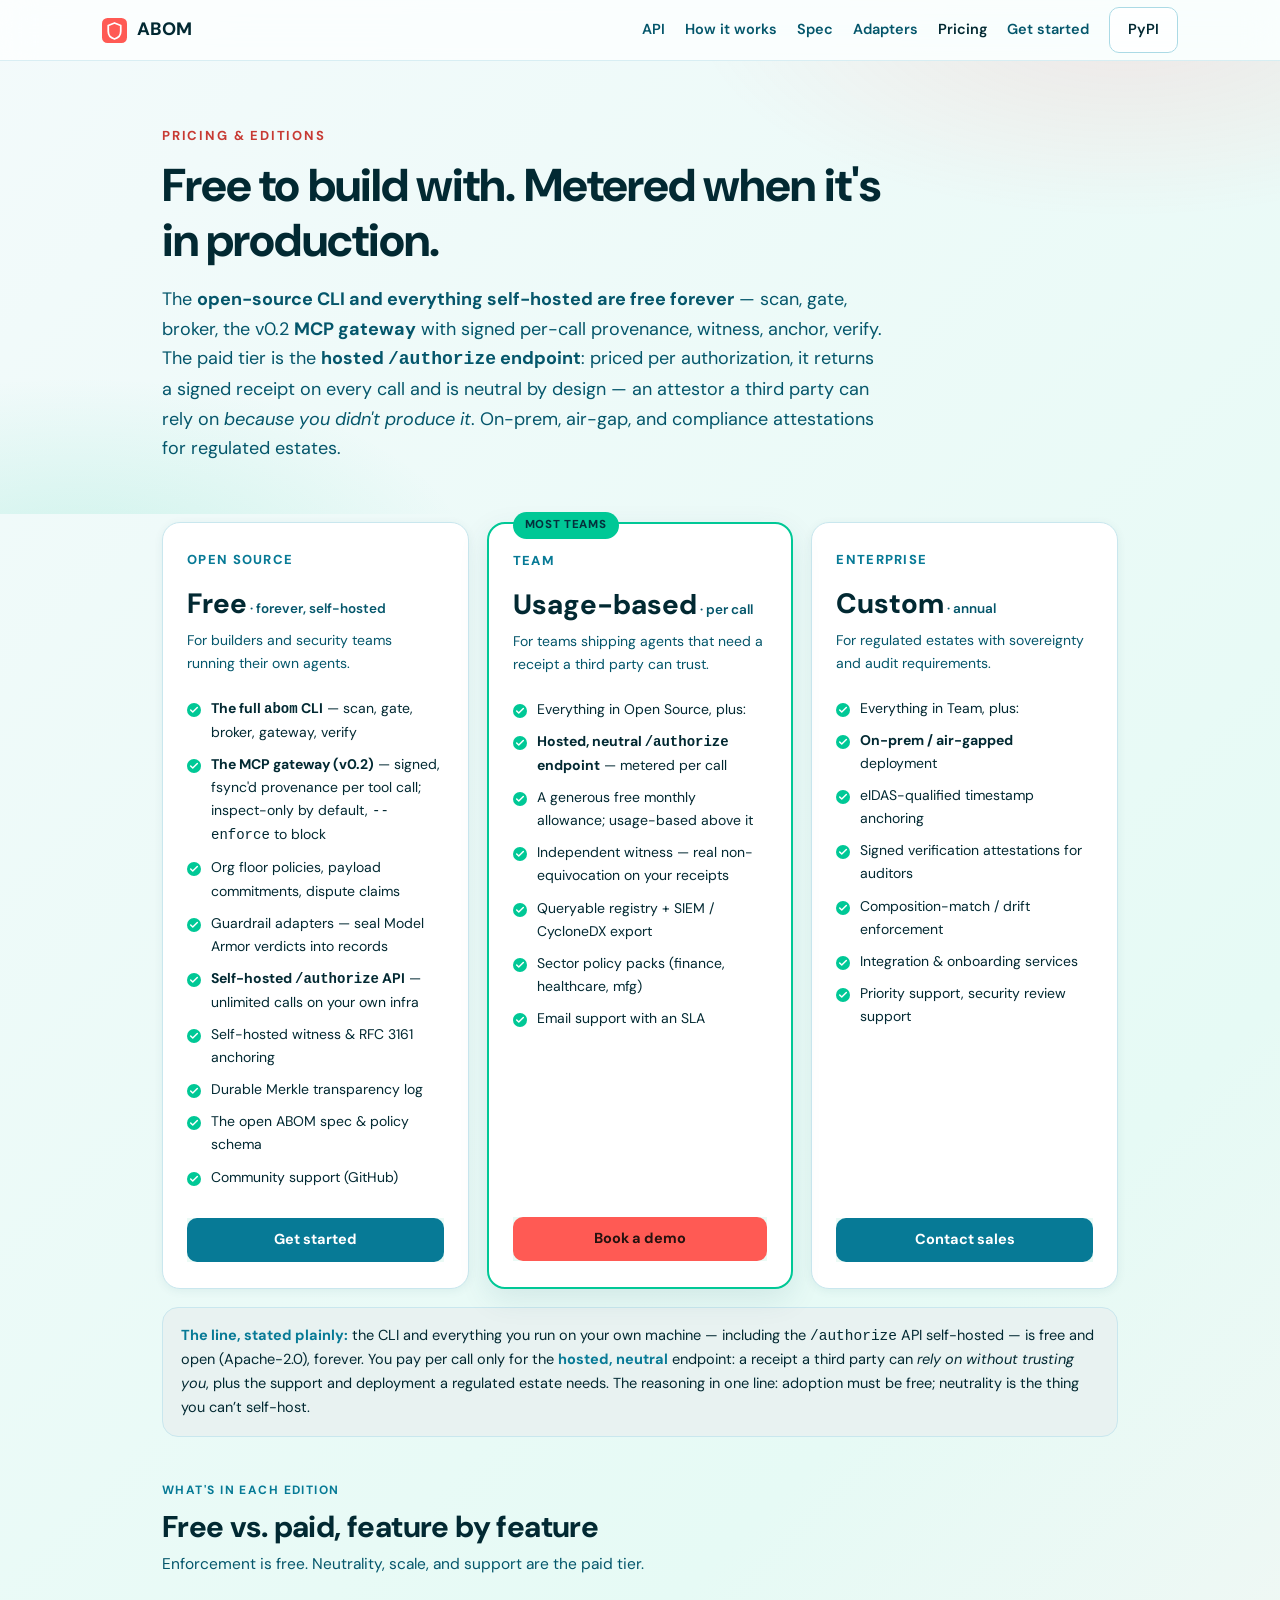
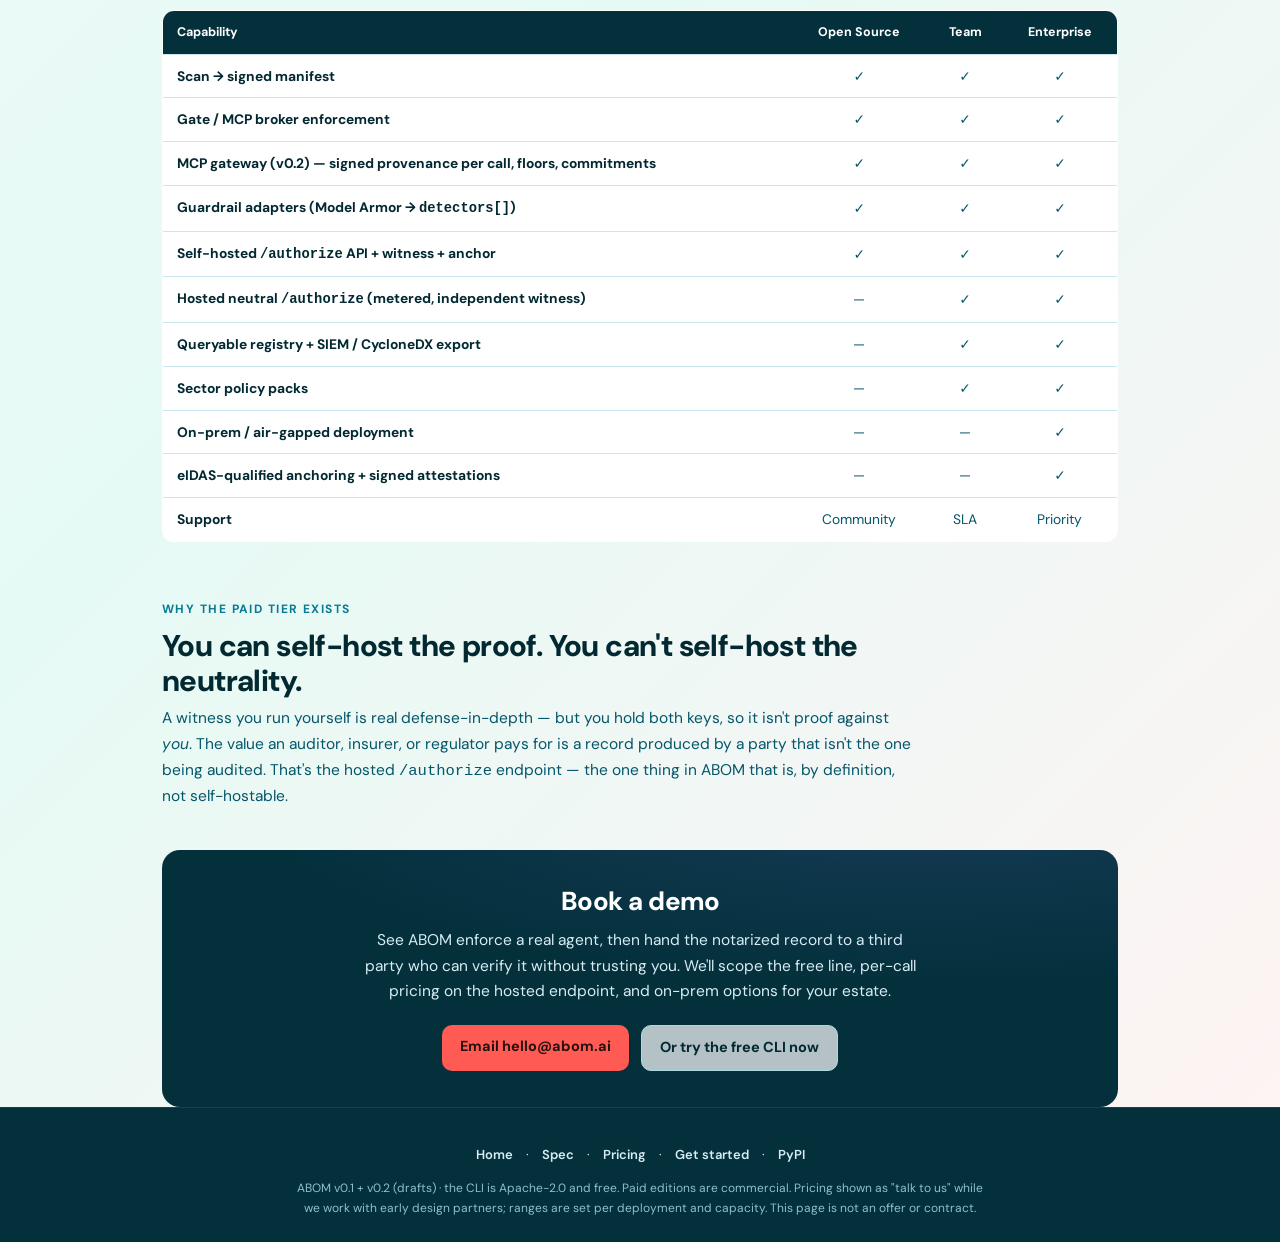
<file: website/pricing.html>
<!DOCTYPE html>
<html lang="en">
<head>
<meta charset="utf-8">
<meta name="viewport" content="width=device-width, initial-scale=1, viewport-fit=cover">
<title>Pricing & Editions — ABOM · Agent Bill of Materials</title>
<meta name="description" content="ABOM editions: the open-source CLI and self-hosted /authorize API are free forever. The hosted, neutral /authorize endpoint is metered per call, with enterprise support, on-prem/air-gap, and compliance attestations for regulated teams.">
<meta name="theme-color" content="#0F2A4A">
<link rel="canonical" href="https://abom.ai/pricing.html">
<meta property="og:title" content="ABOM Pricing & Editions">
<meta property="og:description" content="Free forever: the CLI + self-hosted /authorize API. Paid: the hosted, neutral endpoint, metered per authorization, plus support and on-prem.">
<meta property="og:url" content="https://abom.ai/pricing.html">
<meta name="twitter:card" content="summary_large_image">
<link rel="icon" type="image/svg+xml" href="[data-uri]">
<style>
  :root{
    --navy:#0F2A4A; --navy2:#1C4A6E; --teal:#0B7C7C; --seafoam:#14B8A6; --mint:#2DD4BF;
    --ice:#D5EAE8; --paper:#F4F8F9; --card:#FFFFFF; --ink:#12222B; --slate:#5A7682;
    --line:#DCE7EA; --amber:#E0A100; --coral:#E5604D; --violet:#7C6CD6;
    --built:#1FA37A; --maxw:1000px;
    --shadow:0 6px 28px rgba(15,42,74,.10); --shadow-sm:0 2px 10px rgba(15,42,74,.07);
    --r:16px;
  }
  *{margin:0;padding:0;box-sizing:border-box}
  html{scroll-behavior:smooth}
  body{font-family:-apple-system,BlinkMacSystemFont,"Segoe UI",Inter,Roboto,Helvetica,Arial,sans-serif;
    color:var(--ink);background:var(--paper);line-height:1.65;-webkit-font-smoothing:antialiased;overflow-x:hidden}
  a{color:var(--teal);text-decoration:none}a:hover{text-decoration:underline}
  .wrap{max-width:var(--maxw);margin:0 auto;padding:0 22px}
  h1,h2,h3{line-height:1.18;letter-spacing:-.02em;font-weight:800}
  .mono{font-family:"SF Mono",ui-monospace,SFMono-Regular,Menlo,Consolas,monospace}

  nav{position:sticky;top:0;z-index:50;background:rgba(15,42,74,.93);backdrop-filter:blur(10px);border-bottom:1px solid rgba(255,255,255,.08)}
  nav .wrap{display:flex;align-items:center;justify-content:space-between;height:60px;max-width:1120px}
  .brand{display:flex;align-items:center;gap:10px;font-weight:800;color:#fff;font-size:18px}
  .brand:hover{text-decoration:none}.brand svg{width:25px;height:25px}
  .navlinks{display:flex;flex-wrap:nowrap;gap:20px;align-items:center;white-space:nowrap}
  .navlinks a{color:var(--ice);font-size:14.5px;font-weight:600}.navlinks a:hover{color:#fff;text-decoration:none}
  .navlinks a.active{color:#fff}
  .btn{display:inline-block;background:var(--mint);color:var(--navy);font-weight:700;padding:10px 18px;border-radius:10px;font-size:14.5px;transition:transform .15s,box-shadow .15s}
  .btn:hover{transform:translateY(-1px);box-shadow:0 6px 18px rgba(45,212,191,.35);text-decoration:none}
  .btn.ghost{background:transparent;color:#fff;border:1px solid rgba(255,255,255,.28)}
  .btn.ghost:hover{background:rgba(255,255,255,.08);box-shadow:none}
  .btn.dark{background:var(--navy);color:#fff}
  @media(max-width:760px){.navlinks a:not(.btn){display:none}}

  header.hero{background:radial-gradient(120% 90% at 80% -10%,#163b56,var(--navy) 60%);color:#fff;padding:64px 0 50px}
  .hero .eyebrow{font-size:13px;font-weight:700;letter-spacing:.14em;text-transform:uppercase;color:var(--mint);margin-bottom:12px}
  .hero h1{font-size:clamp(32px,5.5vw,46px);color:#fff;max-width:760px}
  .hero p{font-size:clamp(16px,2.2vw,18px);color:var(--ice);max-width:720px;margin:18px 0 0}

  main{padding:36px 0 60px}

  /* pricing cards */
  .plans{display:grid;grid-template-columns:repeat(3,1fr);gap:18px;margin:8px 0 10px}
  @media(max-width:860px){.plans{grid-template-columns:1fr}}
  .plan{background:var(--card);border:1px solid var(--line);border-radius:18px;padding:26px 24px;box-shadow:var(--shadow-sm);display:flex;flex-direction:column}
  .plan.feature{border:2px solid var(--mint);box-shadow:var(--shadow);position:relative}
  .plan .badge{position:absolute;top:-12px;left:24px;background:var(--mint);color:var(--navy);font-size:11.5px;font-weight:800;letter-spacing:.06em;text-transform:uppercase;padding:4px 12px;border-radius:20px}
  .plan .name{font-size:13px;font-weight:800;letter-spacing:.1em;text-transform:uppercase;color:var(--teal)}
  .plan .price{font-size:28px;font-weight:800;color:var(--ink);margin:10px 0 2px;white-space:nowrap}
  .plan .price small{font-size:13.5px;font-weight:600;color:var(--slate);white-space:nowrap}
  .plan .who{font-size:14px;color:var(--slate);margin-bottom:16px;min-height:40px}
  .plan ul{list-style:none;margin:6px 0 20px;flex:1}
  .plan li{position:relative;padding-left:24px;margin-bottom:9px;font-size:14px;color:var(--ink)}
  .plan li:before{content:"";position:absolute;left:0;top:6px;width:14px;height:14px;border-radius:50%;background:var(--mint) url("data:image/svg+xml,%3Csvg xmlns='http://www.w3.org/2000/svg' viewBox='0 0 24 24' fill='none' stroke='%23fff' stroke-width='3.5' stroke-linecap='round' stroke-linejoin='round'%3E%3Cpolyline points='20 6 9 17 4 12'/%3E%3C/svg%3E") center/10px no-repeat}
  .plan .cta{margin-top:auto}
  .plan .cta a{display:block;text-align:center}

  .line{background:var(--card);border:1px solid var(--line);border-radius:16px;padding:24px;margin:26px 0;box-shadow:var(--shadow-sm)}
  .line h2{font-size:22px;margin-bottom:6px}
  .line p{color:var(--slate);font-size:15px;margin:8px 0}
  .line p b{color:var(--ink)}

  .tbl{width:100%;border-collapse:collapse;margin:14px 0;font-size:13.8px;background:var(--card);border:1px solid var(--line);border-radius:12px;overflow:hidden}
  .tbl th{background:var(--navy);color:#fff;text-align:left;padding:11px 14px;font-size:12.5px}
  .tbl th:not(:first-child){text-align:center}
  .tbl td{padding:10px 14px;border-top:1px solid var(--line);vertical-align:middle}
  .tbl td:first-child{font-weight:700}
  .tbl td:not(:first-child){text-align:center;color:var(--slate)}
  .tbl .yes{color:var(--built);font-weight:800}
  .tbl .no{color:#c3d0d6}
  .tbl tr:hover td{background:#fafdfd}

  .sec-head{max-width:760px;margin:44px 0 18px}
  .sec-head .eyebrow{font-size:12px;font-weight:700;letter-spacing:.12em;text-transform:uppercase;color:var(--teal);margin-bottom:8px}
  .sec-head h2{font-size:clamp(22px,3.4vw,30px)}
  .sec-head p{color:var(--slate);font-size:15.5px;margin-top:8px}

  .cta-band{background:radial-gradient(120% 120% at 80% -20%,#163b56,var(--navy) 60%);color:#fff;border-radius:18px;padding:36px;margin:40px 0 0;text-align:center}
  .cta-band h2{color:#fff;font-size:26px}
  .cta-band p{color:var(--ice);max-width:560px;margin:12px auto 20px;font-size:15.5px}
  .cta-band .row{display:flex;gap:12px;justify-content:center;flex-wrap:wrap}

  .note{background:#E8F2F1;border:1px solid var(--line);border-radius:var(--r);padding:16px 18px;margin:18px 0;font-size:14.5px;color:var(--ink)}
  .note b{color:var(--teal)}

  footer{background:var(--navy);color:var(--ice);padding:36px 0;border-top:1px solid rgba(255,255,255,.08);text-align:center;font-size:13px}
  footer a{color:var(--ice);font-weight:600;margin:0 10px}
  footer .dis{color:#7796a4;max-width:700px;margin:14px auto 0;font-size:12px;line-height:1.6}
</style>
<link rel="stylesheet" href="theme.css">
</head>
<body>

<nav>
  <div class="wrap">
    <a class="brand" href="/">
      <svg viewBox="0 0 100 100" aria-hidden="true"><rect width="100" height="100" rx="22" fill="#1C4A6E"/><path d="M50 20 L75 30 V53 C75 70 64 80 50 84 C36 80 25 70 25 53 V30 Z" fill="none" stroke="#2DD4BF" stroke-width="7" stroke-linejoin="round" stroke-linecap="round"/></svg>
      ABOM
    </a>
    <div class="navlinks">
      <a href="/#api">API</a>
      <a href="/#what">How it works</a>
      <a href="spec.html">Spec</a>
      <a href="adapters.html">Adapters</a>
      <a href="pricing.html" class="active">Pricing</a>
      <a href="get-started.html">Get started</a>
      <a class="btn ghost" href="https://pypi.org/project/abom-cli/">PyPI</a>
    </div>
  </div>
</nav>

<header class="hero">
  <div class="wrap">
    <div class="eyebrow">Pricing &amp; editions</div>
    <h1>Free to build with. Metered when it's in production.</h1>
    <p>The <b>open-source CLI and everything self-hosted are free forever</b> — scan, gate, broker, the v0.2 <b>MCP gateway</b> with signed per-call provenance, witness, anchor, verify. The paid tier is the <b>hosted <span class="mono">/authorize</span> endpoint</b>: priced per authorization, it returns a signed receipt on every call and is neutral by design — an attestor a third party can rely on <i>because you didn't produce it</i>. On-prem, air-gap, and compliance attestations for regulated estates.</p>
  </div>
</header>

<main class="wrap">

  <div class="plans">
    <!-- FREE -->
    <div class="plan">
      <div class="name">Open Source</div>
      <div class="price">Free<small> · forever, self-hosted</small></div>
      <div class="who">For builders and security teams running their own agents.</div>
      <ul>
        <li><b>The full <span class="mono">abom</span> CLI</b> — scan, gate, broker, gateway, verify</li>
        <li><b>The MCP gateway (v0.2)</b> — signed, fsync'd provenance per tool call; inspect-only by default, <span class="mono">--enforce</span> to block</li>
        <li>Org floor policies, payload commitments, dispute claims</li>
        <li>Guardrail adapters — seal Model Armor verdicts into records</li>
        <li><b>Self-hosted <span class="mono">/authorize</span> API</b> — unlimited calls on your own infra</li>
        <li>Self-hosted witness &amp; RFC 3161 anchoring</li>
        <li>Durable Merkle transparency log</li>
        <li>The open ABOM spec &amp; policy schema</li>
        <li>Community support (GitHub)</li>
      </ul>
      <div class="cta"><a class="btn dark" href="get-started.html">Get started</a></div>
    </div>

    <!-- TEAM -->
    <div class="plan feature">
      <div class="badge">Most teams</div>
      <div class="name">Team</div>
      <div class="price">Usage-based<small> · per call</small></div>
      <div class="who">For teams shipping agents that need a receipt a third party can trust.</div>
      <ul>
        <li>Everything in Open Source, plus:</li>
        <li><b>Hosted, neutral <span class="mono">/authorize</span> endpoint</b> — metered per call</li>
        <li>A generous free monthly allowance; usage-based above it</li>
        <li>Independent witness — real non-equivocation on your receipts</li>
        <li>Queryable registry + SIEM / CycloneDX export</li>
        <li>Sector policy packs (finance, healthcare, mfg)</li>
        <li>Email support with an SLA</li>
      </ul>
      <div class="cta"><a class="btn" href="#contact">Book a demo</a></div>
    </div>

    <!-- ENTERPRISE -->
    <div class="plan">
      <div class="name">Enterprise</div>
      <div class="price">Custom<small> · annual</small></div>
      <div class="who">For regulated estates with sovereignty and audit requirements.</div>
      <ul>
        <li>Everything in Team, plus:</li>
        <li><b>On-prem / air-gapped</b> deployment</li>
        <li>eIDAS-qualified timestamp anchoring</li>
        <li>Signed verification attestations for auditors</li>
        <li>Composition-match / drift enforcement</li>
        <li>Integration &amp; onboarding services</li>
        <li>Priority support, security review support</li>
      </ul>
      <div class="cta"><a class="btn dark" href="#contact">Contact sales</a></div>
    </div>
  </div>

  <div class="note"><b>The line, stated plainly:</b> the CLI and everything you run on your own machine — including the <span class="mono">/authorize</span> API self-hosted — is free and open (Apache-2.0), forever. You pay per call only for the <b>hosted, neutral</b> endpoint: a receipt a third party can <i>rely on without trusting you</i>, plus the support and deployment a regulated estate needs. The reasoning in one line: adoption must be free; neutrality is the thing you can’t self-host.</div>

  <!-- FEATURE MATRIX -->
  <div class="sec-head">
    <div class="eyebrow">What's in each edition</div>
    <h2>Free vs. paid, feature by feature</h2>
    <p>Enforcement is free. Neutrality, scale, and support are the paid tier.</p>
  </div>

  <div style="overflow-x:auto">
  <table class="tbl">
    <tr><th>Capability</th><th>Open Source</th><th>Team</th><th>Enterprise</th></tr>
    <tr><td>Scan → signed manifest</td><td class="yes">✓</td><td class="yes">✓</td><td class="yes">✓</td></tr>
    <tr><td>Gate / MCP broker enforcement</td><td class="yes">✓</td><td class="yes">✓</td><td class="yes">✓</td></tr>
    <tr><td>MCP gateway (v0.2) — signed provenance per call, floors, commitments</td><td class="yes">✓</td><td class="yes">✓</td><td class="yes">✓</td></tr>
    <tr><td>Guardrail adapters (Model Armor → <span class="mono">detectors[]</span>)</td><td class="yes">✓</td><td class="yes">✓</td><td class="yes">✓</td></tr>
    <tr><td>Self-hosted <span class="mono">/authorize</span> API + witness + anchor</td><td class="yes">✓</td><td class="yes">✓</td><td class="yes">✓</td></tr>
    <tr><td>Hosted <b>neutral</b> <span class="mono">/authorize</span> (metered, independent witness)</td><td class="no">—</td><td class="yes">✓</td><td class="yes">✓</td></tr>
    <tr><td>Queryable registry + SIEM / CycloneDX export</td><td class="no">—</td><td class="yes">✓</td><td class="yes">✓</td></tr>
    <tr><td>Sector policy packs</td><td class="no">—</td><td class="yes">✓</td><td class="yes">✓</td></tr>
    <tr><td>On-prem / air-gapped deployment</td><td class="no">—</td><td class="no">—</td><td class="yes">✓</td></tr>
    <tr><td>eIDAS-qualified anchoring + signed attestations</td><td class="no">—</td><td class="no">—</td><td class="yes">✓</td></tr>
    <tr><td>Support</td><td>Community</td><td>SLA</td><td>Priority</td></tr>
  </table>
  </div>

  <!-- WHY PAY -->
  <div class="sec-head">
    <div class="eyebrow">Why the paid tier exists</div>
    <h2>You can self-host the proof. You can't self-host the neutrality.</h2>
    <p>A witness you run yourself is real defense-in-depth — but you hold both keys, so it isn't proof against <i>you</i>. The value an auditor, insurer, or regulator pays for is a record produced by a party that isn't the one being audited. That's the hosted <span class="mono">/authorize</span> endpoint — the one thing in ABOM that is, by definition, not self-hostable.</p>
  </div>

  <!-- CONTACT -->
  <div class="cta-band" id="contact">
    <h2>Book a demo</h2>
    <p>See ABOM enforce a real agent, then hand the notarized record to a third party who can verify it without trusting you. We'll scope the free line, per-call pricing on the hosted endpoint, and on-prem options for your estate.</p>
    <div class="row">
      <a class="btn" href="mailto:hello@abom.ai?subject=ABOM%20demo%20request">Email hello@abom.ai</a>
      <a class="btn ghost" href="get-started.html">Or try the free CLI now</a>
    </div>
  </div>

</main>

<footer>
  <div class="wrap">
    <a href="/">Home</a> · <a href="spec.html">Spec</a> · <a href="pricing.html">Pricing</a> · <a href="get-started.html">Get started</a> · <a href="https://pypi.org/project/abom-cli/">PyPI</a>
    <p class="dis">ABOM v0.1 + v0.2 (drafts) · the CLI is Apache-2.0 and free. Paid editions are commercial. Pricing shown as "talk to us" while we work with early design partners; ranges are set per deployment and capacity. This page is not an offer or contract.</p>
  </div>
</footer>

</body>
</html>
</file>
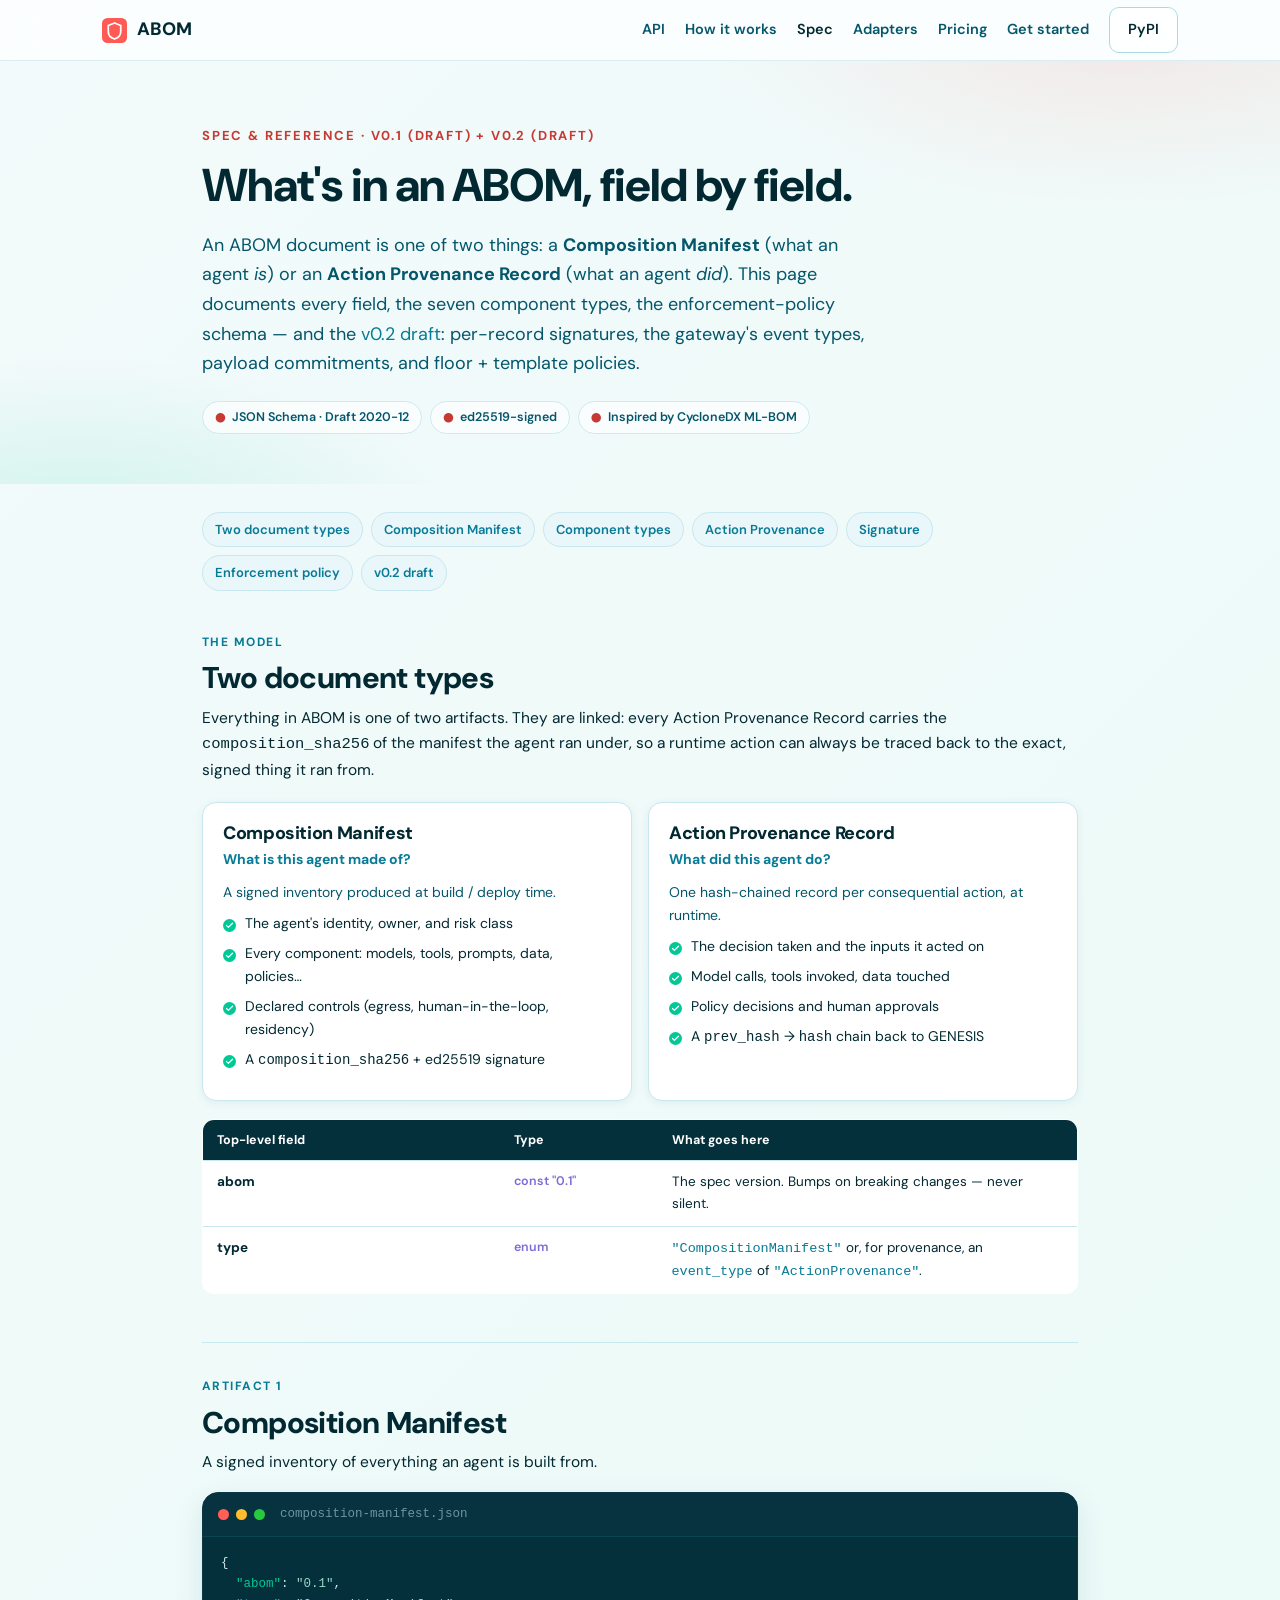
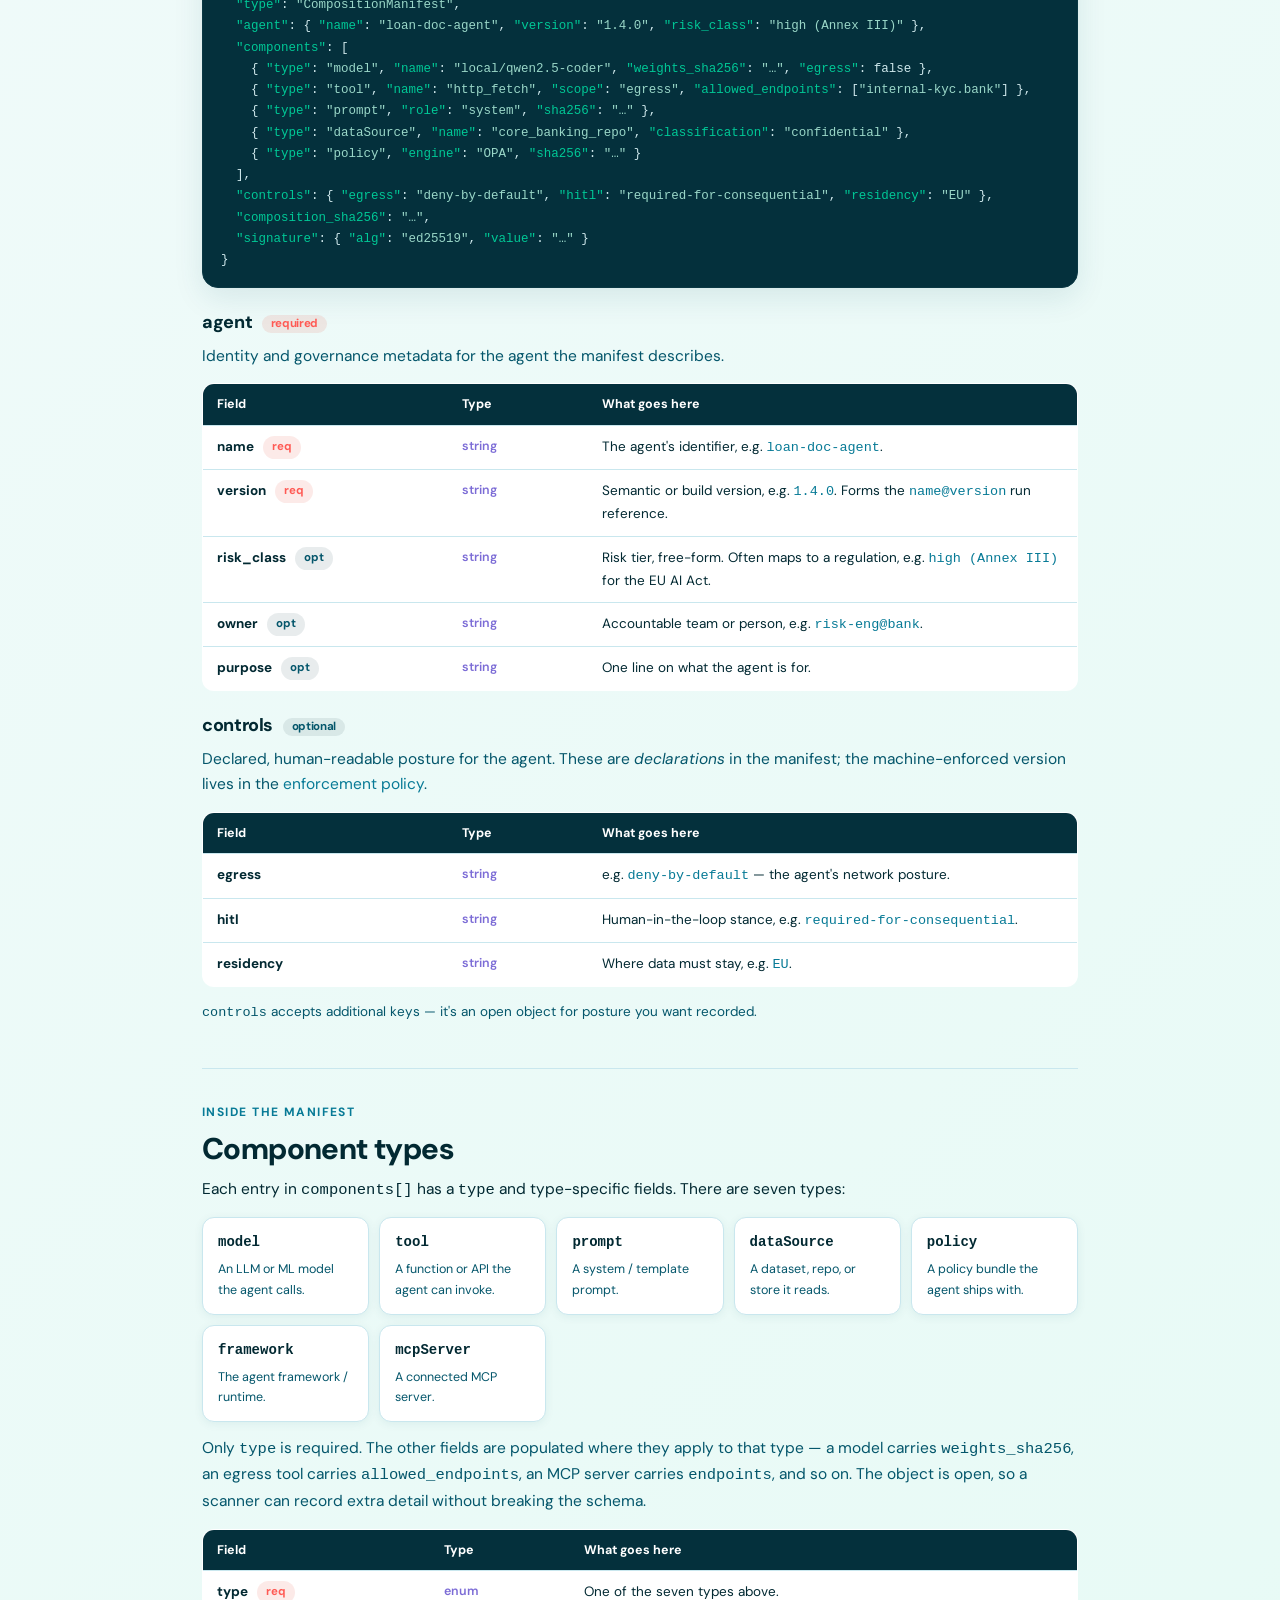
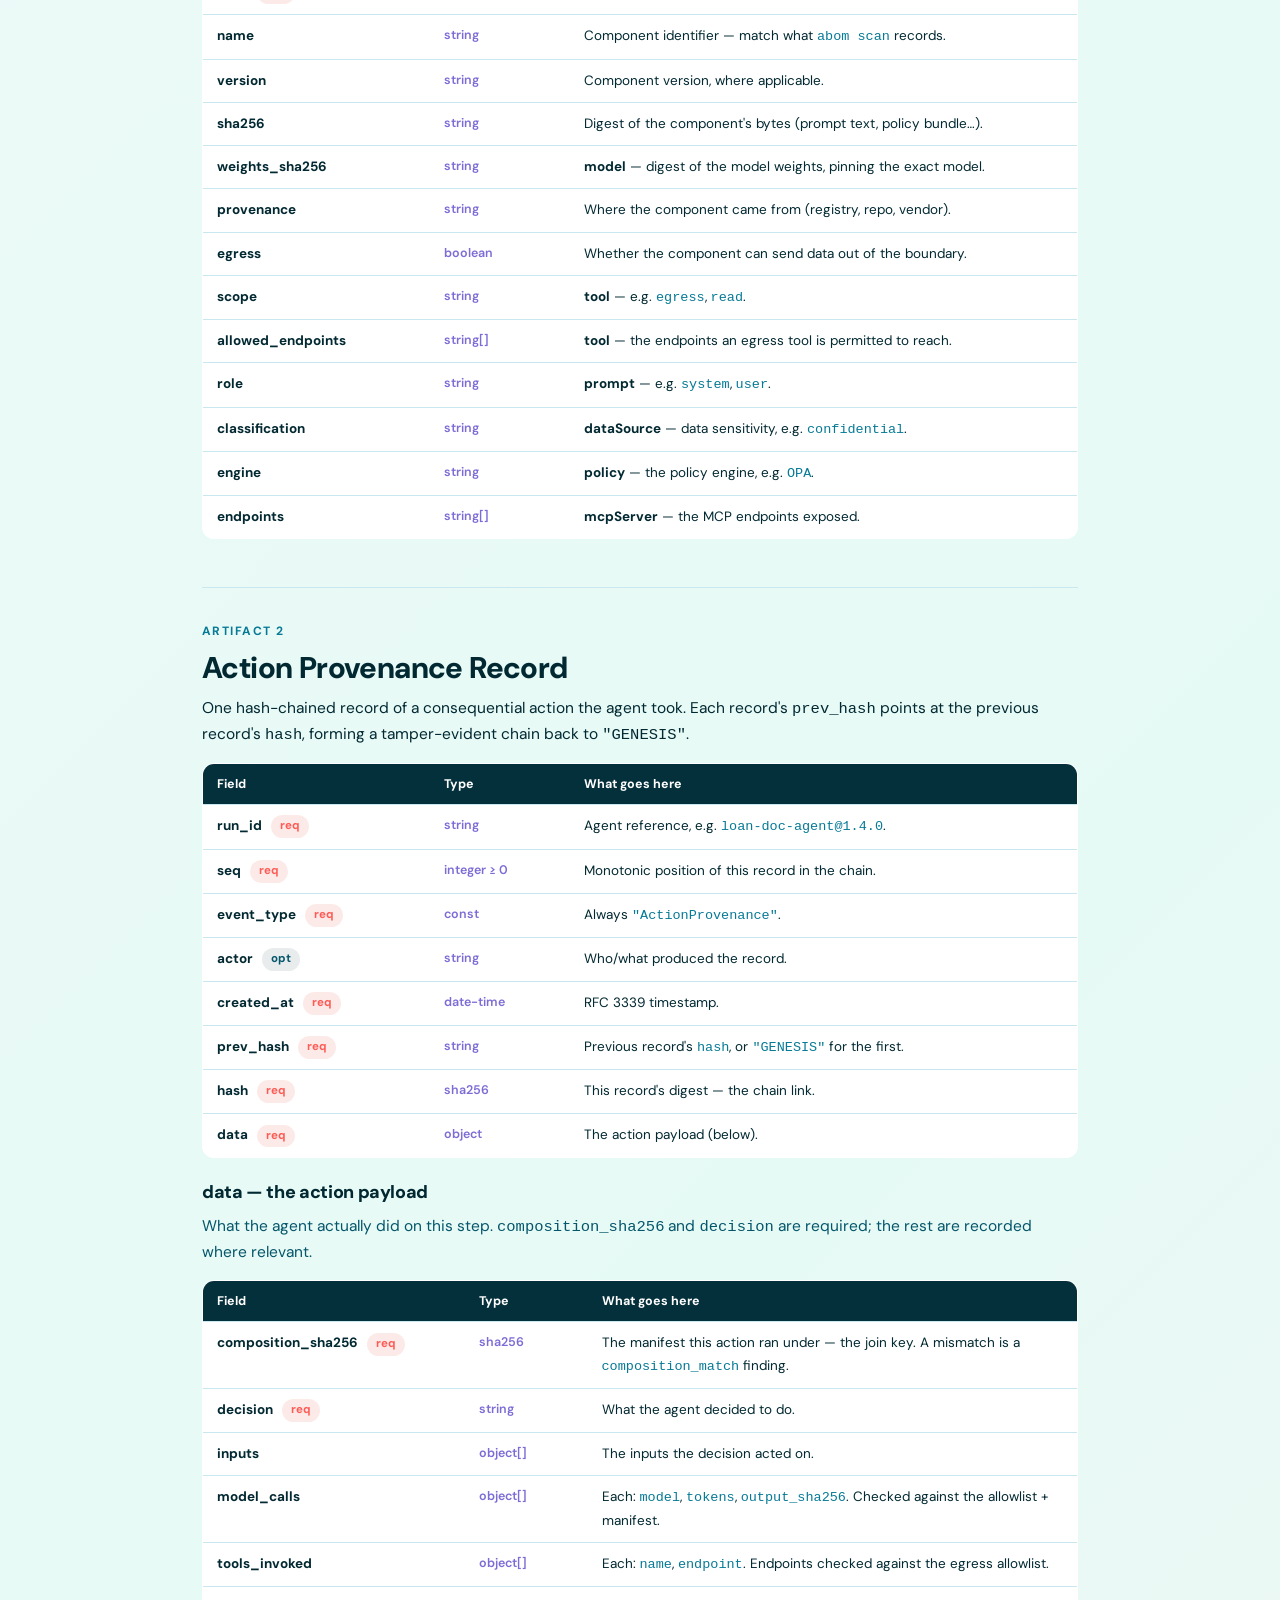
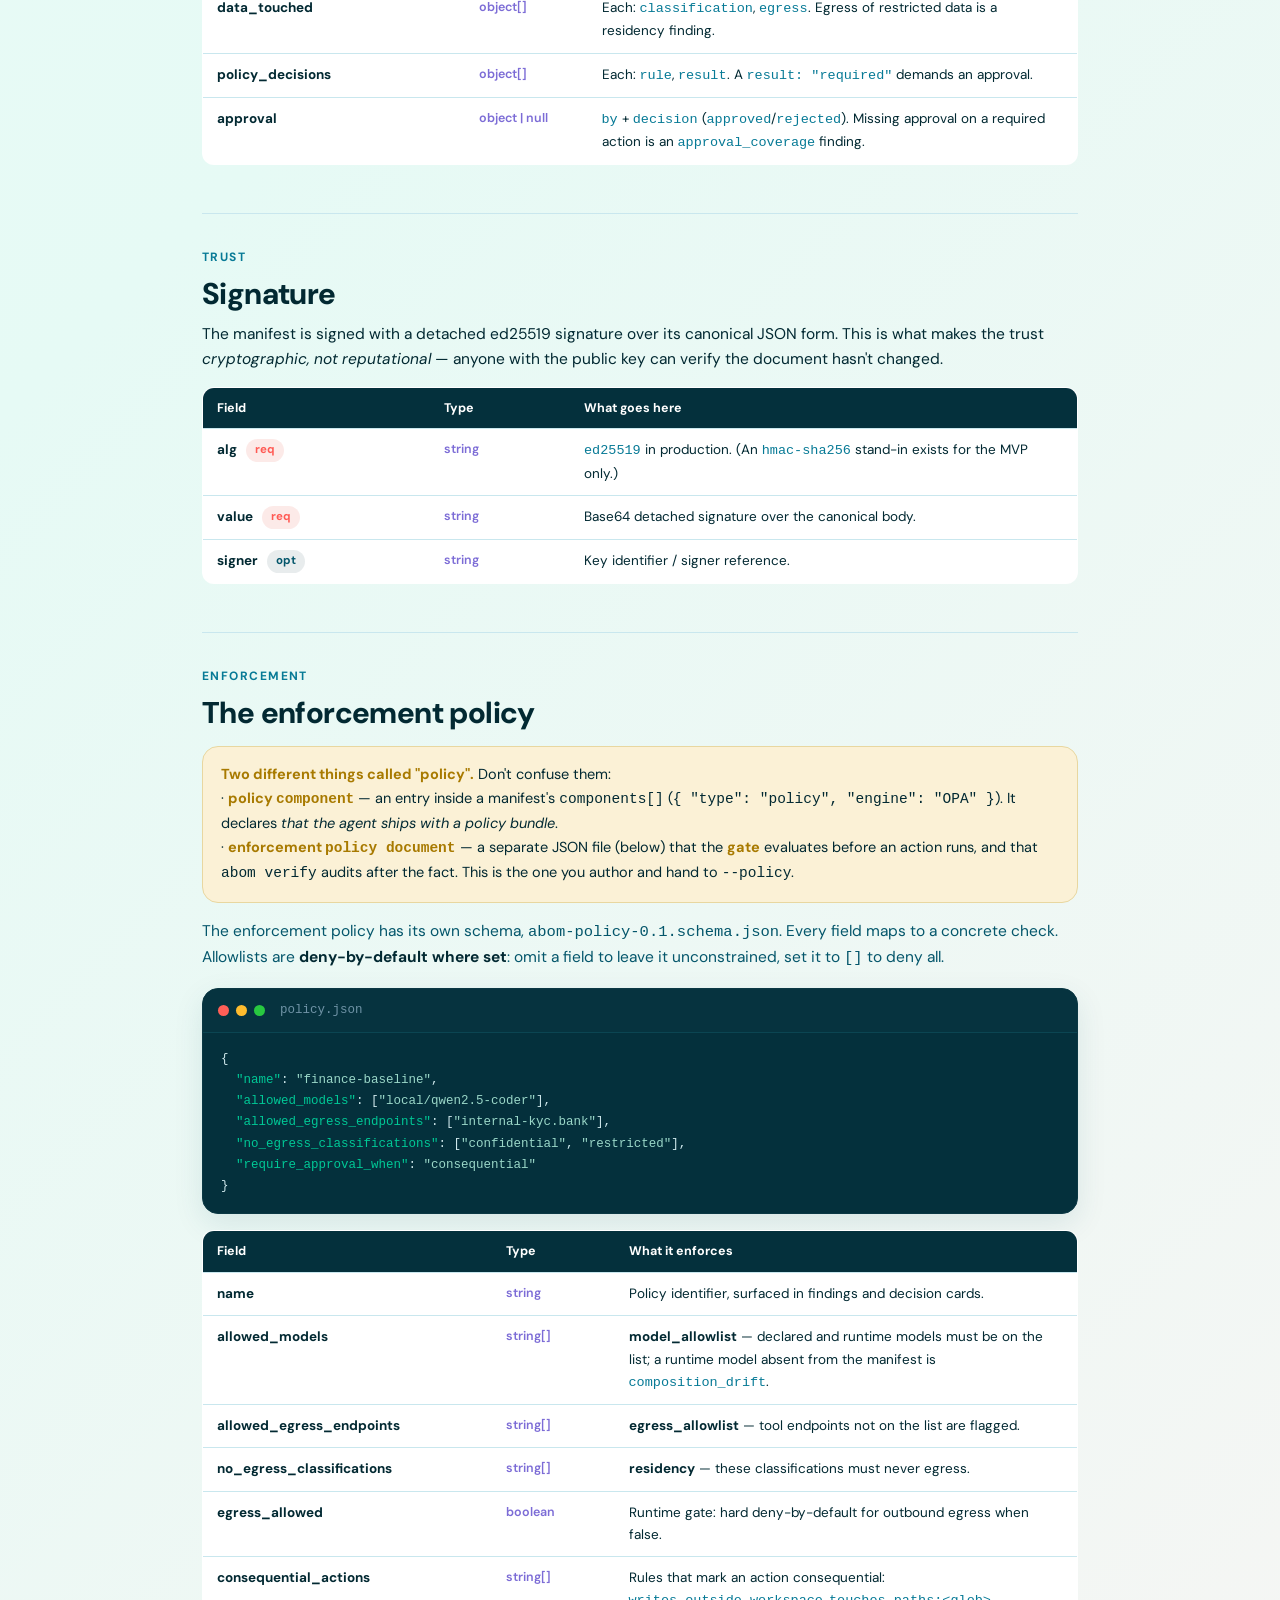
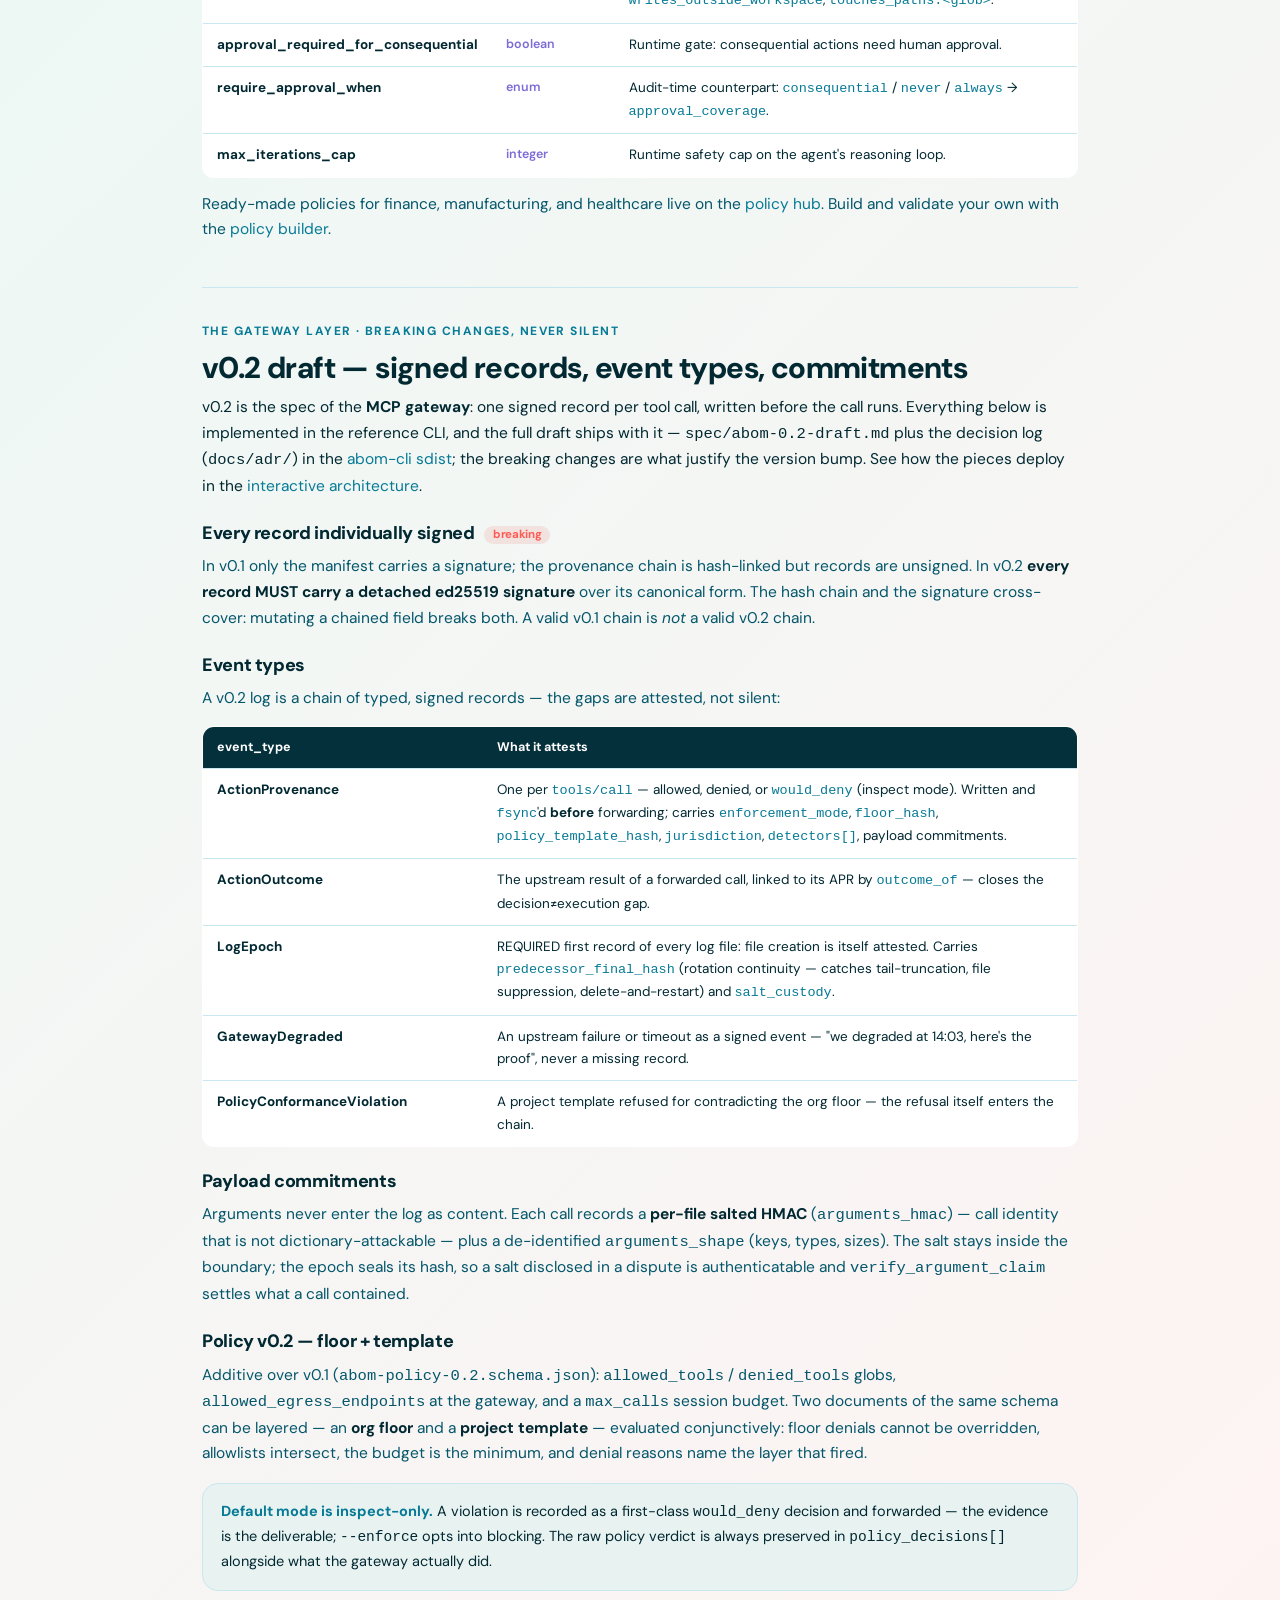
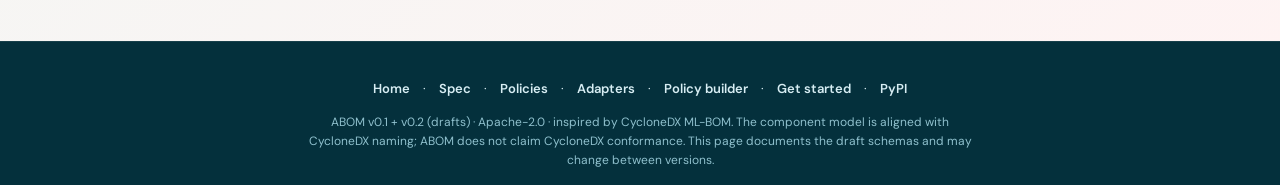
<file: website/spec.html>
<!DOCTYPE html>
<html lang="en">
<head>
<meta charset="utf-8">
<meta name="viewport" content="width=device-width, initial-scale=1, viewport-fit=cover">
<title>Spec & Reference — ABOM · Agent Bill of Materials</title>
<meta name="description" content="The ABOM v0.1 reference: the two document types (Composition Manifest, Action Provenance Record), every field and the data that goes in it, the seven component types, and the enforcement-policy schema the gate and verifier enforce.">
<meta name="theme-color" content="#0F2A4A">
<link rel="canonical" href="https://abom.ai/spec.html">
<meta property="og:title" content="ABOM Spec & Reference">
<meta property="og:description" content="Every ABOM field, document type, component type, and the enforcement-policy schema — in one place.">
<meta property="og:url" content="https://abom.ai/spec.html">
<meta name="twitter:card" content="summary_large_image">
<link rel="icon" type="image/svg+xml" href="[data-uri]">
<style>
  :root{
    --navy:#0F2A4A; --navy2:#1C4A6E; --teal:#0B7C7C; --seafoam:#14B8A6; --mint:#2DD4BF;
    --ice:#D5EAE8; --paper:#F4F8F9; --card:#FFFFFF; --ink:#12222B; --slate:#5A7682;
    --line:#DCE7EA; --amber:#E0A100; --coral:#E5604D; --violet:#7C6CD6;
    --built:#1FA37A; --maxw:920px;
    --shadow:0 6px 28px rgba(15,42,74,.10); --shadow-sm:0 2px 10px rgba(15,42,74,.07);
    --r:16px;
  }
  *{margin:0;padding:0;box-sizing:border-box}
  html{scroll-behavior:smooth}
  body{font-family:-apple-system,BlinkMacSystemFont,"Segoe UI",Inter,Roboto,Helvetica,Arial,sans-serif;
    color:var(--ink);background:var(--paper);line-height:1.65;-webkit-font-smoothing:antialiased;overflow-x:hidden}
  a{color:var(--teal);text-decoration:none}a:hover{text-decoration:underline}
  .wrap{max-width:var(--maxw);margin:0 auto;padding:0 22px}
  h1,h2,h3{line-height:1.18;letter-spacing:-.02em;font-weight:800}
  .mono{font-family:"SF Mono",ui-monospace,SFMono-Regular,Menlo,Consolas,monospace}

  nav{position:sticky;top:0;z-index:50;background:rgba(15,42,74,.93);backdrop-filter:blur(10px);border-bottom:1px solid rgba(255,255,255,.08)}
  nav .wrap{display:flex;align-items:center;justify-content:space-between;height:60px;max-width:1120px}
  .brand{display:flex;align-items:center;gap:10px;font-weight:800;color:#fff;font-size:18px}
  .brand:hover{text-decoration:none}.brand svg{width:25px;height:25px}
  .navlinks{display:flex;flex-wrap:nowrap;gap:20px;align-items:center;white-space:nowrap}
  .navlinks a{color:var(--ice);font-size:14.5px;font-weight:600}.navlinks a:hover{color:#fff;text-decoration:none}
  .navlinks a.active{color:#fff}
  .btn{display:inline-block;background:var(--mint);color:var(--navy);font-weight:700;padding:10px 18px;border-radius:10px;font-size:14.5px;transition:transform .15s,box-shadow .15s}
  .btn:hover{transform:translateY(-1px);box-shadow:0 6px 18px rgba(45,212,191,.35);text-decoration:none}
  .btn.ghost{background:transparent;color:#fff;border:1px solid rgba(255,255,255,.28)}
  .btn.ghost:hover{background:rgba(255,255,255,.08);box-shadow:none}
  @media(max-width:760px){.navlinks a:not(.btn){display:none}}

  header.hero{background:radial-gradient(120% 90% at 80% -10%,#163b56,var(--navy) 60%);color:#fff;padding:64px 0 50px}
  .hero .eyebrow{font-size:13px;font-weight:700;letter-spacing:.14em;text-transform:uppercase;color:var(--mint);margin-bottom:12px}
  .hero h1{font-size:clamp(32px,5.5vw,46px);color:#fff;max-width:760px}
  .hero p{font-size:clamp(16px,2.2vw,18px);color:var(--ice);max-width:680px;margin:18px 0 0}
  .hero .chips{display:flex;flex-wrap:wrap;gap:8px;margin-top:22px}
  .hero .chip{display:inline-flex;align-items:center;gap:6px;background:rgba(255,255,255,.07);border:1px solid rgba(255,255,255,.16);color:var(--ice);font-size:12.5px;font-weight:600;padding:5px 12px;border-radius:30px}
  .hero .chip b{color:var(--mint)}

  main{padding:8px 0 60px}
  .toc{display:flex;flex-wrap:wrap;gap:8px;margin:28px 0 8px}
  .toc a{font-size:13px;font-weight:600;color:var(--teal);background:#E8F2F1;border:1px solid var(--line);padding:6px 12px;border-radius:20px}
  .toc a:hover{text-decoration:none;background:#dceceb}

  .sec{padding:34px 0;border-bottom:1px solid var(--line)}
  .sec:last-of-type{border-bottom:none}
  .sec .eyebrow{font-size:12px;font-weight:700;letter-spacing:.12em;text-transform:uppercase;color:var(--teal);margin-bottom:8px}
  .sec h2{font-size:clamp(22px,3.4vw,30px);margin-bottom:10px}
  .sec h3{font-size:18px;margin:24px 0 8px}
  .sec p{color:var(--slate);font-size:15.5px;margin:10px 0}
  .sec p b{color:var(--ink)}
  .lead{font-size:16.5px;color:var(--ink)!important}

  .two{display:grid;grid-template-columns:1fr 1fr;gap:16px;margin:18px 0}
  @media(max-width:760px){.two{grid-template-columns:1fr}}
  .artifact{background:var(--card);border:1px solid var(--line);border-radius:14px;padding:20px;box-shadow:var(--shadow-sm)}
  .artifact h3{margin:0 0 4px;font-size:18px}
  .artifact .ask{color:var(--teal);font-weight:700;font-size:14px;margin-bottom:10px}
  .artifact ul{list-style:none;margin:8px 0 0}
  .artifact li{position:relative;padding-left:22px;margin-bottom:7px;font-size:14px;color:var(--ink)}
  .artifact li:before{content:"";position:absolute;left:0;top:7px;width:13px;height:13px;border-radius:50%;background:var(--mint) url("data:image/svg+xml,%3Csvg xmlns='http://www.w3.org/2000/svg' viewBox='0 0 24 24' fill='none' stroke='%23fff' stroke-width='3.5' stroke-linecap='round' stroke-linejoin='round'%3E%3Cpolyline points='20 6 9 17 4 12'/%3E%3C/svg%3E") center/9px no-repeat}

  .code{background:var(--navy);border-radius:var(--r);box-shadow:var(--shadow);overflow:hidden;border:1px solid #0a2a40;margin:16px 0}
  .code .bar{display:flex;align-items:center;gap:7px;padding:11px 15px;background:#0a2a40;border-bottom:1px solid #0e3550}
  .code .bar i{width:11px;height:11px;border-radius:50%;display:block}
  .bar .r{background:#ff5f57}.bar .y{background:#febc2e}.bar .g{background:#28c840}
  .code .bar span{margin-left:8px;color:#6f93a6;font-size:12.5px;font-family:ui-monospace,monospace}
  .code pre{padding:16px 18px;overflow-x:auto;font-family:"SF Mono",ui-monospace,Menlo,Consolas,monospace;font-size:12.5px;line-height:1.7;color:#cfe8ec;white-space:pre}
  .code pre .c{color:#5e8597}.code pre .k{color:var(--mint)}.code pre .s{color:#9ad7c8}.code pre .n{color:#E0A100}

  .note{background:#E8F2F1;border:1px solid var(--line);border-radius:var(--r);padding:16px 18px;margin:16px 0;font-size:14.5px;color:var(--ink)}
  .note b{color:var(--teal)}
  .note.warn{background:#FBF1D6;border-color:#E8D7A0}.note.warn b{color:#a87a00}

  .tag{display:inline-flex;align-items:center;gap:6px;font-size:11.5px;font-weight:700;padding:2px 9px;border-radius:20px;vertical-align:middle;margin-left:6px}
  .tag.req{background:rgba(229,96,77,.13);color:var(--coral)}
  .tag.opt{background:rgba(90,118,130,.14);color:var(--slate)}
  .tag.built{background:rgba(31,163,122,.13);color:var(--built)}

  .tbl{width:100%;border-collapse:collapse;margin:14px 0;font-size:13.5px;background:var(--card);border:1px solid var(--line);border-radius:12px;overflow:hidden}
  .tbl th{background:var(--navy);color:#fff;text-align:left;padding:10px 14px;font-size:12.5px}
  .tbl td{padding:10px 14px;border-top:1px solid var(--line);vertical-align:top;overflow-wrap:anywhere}
  .tbl td:first-child{font-weight:700;white-space:nowrap}
  .tbl td .mono{color:var(--teal)}
  .tbl .ty{color:var(--violet);font-weight:600;font-size:12.5px}
  .tbl tr:hover td{background:#fafdfd}

  .deck{display:grid;grid-template-columns:repeat(auto-fill,minmax(150px,1fr));gap:10px;margin:14px 0}
  .ct{background:var(--card);border:1px solid var(--line);border-radius:12px;padding:13px 15px;box-shadow:var(--shadow-sm)}
  .ct .nm{font-weight:800;font-size:14px;color:var(--ink);font-family:"SF Mono",ui-monospace,monospace}
  .ct p{font-size:12.5px;color:var(--slate);margin:5px 0 0}

  footer{background:var(--navy);color:var(--ice);padding:36px 0;border-top:1px solid rgba(255,255,255,.08);text-align:center;font-size:13px}
  footer a{color:var(--ice);font-weight:600;margin:0 10px}
  footer .dis{color:#7796a4;max-width:680px;margin:14px auto 0;font-size:12px;line-height:1.6}
</style>
<link rel="stylesheet" href="theme.css">
</head>
<body>

<nav>
  <div class="wrap">
    <a class="brand" href="/">
      <svg viewBox="0 0 100 100" aria-hidden="true"><rect width="100" height="100" rx="22" fill="#1C4A6E"/><path d="M50 20 L75 30 V53 C75 70 64 80 50 84 C36 80 25 70 25 53 V30 Z" fill="none" stroke="#2DD4BF" stroke-width="7" stroke-linejoin="round" stroke-linecap="round"/></svg>
      ABOM
    </a>
    <div class="navlinks">
      <a href="/#api">API</a>
      <a href="/#what">How it works</a>
      <a href="spec.html" class="active">Spec</a>
      <a href="adapters.html">Adapters</a>
      <a href="pricing.html">Pricing</a>
      <a href="get-started.html">Get started</a>
      <a class="btn ghost" href="https://pypi.org/project/abom-cli/">PyPI</a>
    </div>
  </div>
</nav>

<header class="hero">
  <div class="wrap">
    <div class="eyebrow">Spec &amp; reference · v0.1 (draft) + v0.2 (draft)</div>
    <h1>What's in an ABOM, field by field.</h1>
    <p>An ABOM document is one of two things: a <b>Composition Manifest</b> (what an agent <i>is</i>) or an <b>Action Provenance Record</b> (what an agent <i>did</i>). This page documents every field, the seven component types, the enforcement-policy schema — and the <a href="#v02">v0.2 draft</a>: per-record signatures, the gateway's event types, payload commitments, and floor + template policies.</p>
    <div class="chips">
      <span class="chip"><b>●</b> JSON Schema · Draft 2020-12</span>
      <span class="chip"><b>●</b> ed25519-signed</span>
      <span class="chip"><b>●</b> Inspired by CycloneDX ML-BOM</span>
    </div>
  </div>
</header>

<main class="wrap">

  <div class="toc">
    <a href="#artifacts">Two document types</a>
    <a href="#manifest">Composition Manifest</a>
    <a href="#components">Component types</a>
    <a href="#provenance">Action Provenance</a>
    <a href="#signature">Signature</a>
    <a href="#policy">Enforcement policy</a>
    <a href="#v02">v0.2 draft</a>
  </div>

  <!-- ARTIFACTS -->
  <section class="sec" id="artifacts">
    <div class="eyebrow">The model</div>
    <h2>Two document types</h2>
    <p class="lead">Everything in ABOM is one of two artifacts. They are linked: every Action Provenance Record carries the <span class="mono">composition_sha256</span> of the manifest the agent ran under, so a runtime action can always be traced back to the exact, signed thing it ran from.</p>
    <div class="two">
      <div class="artifact">
        <h3>Composition Manifest</h3>
        <div class="ask">What is this agent made of?</div>
        <p style="margin:0 0 8px;color:var(--slate);font-size:14px">A signed inventory produced at build / deploy time.</p>
        <ul>
          <li>The agent's identity, owner, and risk class</li>
          <li>Every component: models, tools, prompts, data, policies…</li>
          <li>Declared controls (egress, human-in-the-loop, residency)</li>
          <li>A <span class="mono">composition_sha256</span> + ed25519 signature</li>
        </ul>
      </div>
      <div class="artifact">
        <h3>Action Provenance Record</h3>
        <div class="ask">What did this agent do?</div>
        <p style="margin:0 0 8px;color:var(--slate);font-size:14px">One hash-chained record per consequential action, at runtime.</p>
        <ul>
          <li>The decision taken and the inputs it acted on</li>
          <li>Model calls, tools invoked, data touched</li>
          <li>Policy decisions and human approvals</li>
          <li>A <span class="mono">prev_hash</span> → <span class="mono">hash</span> chain back to GENESIS</li>
        </ul>
      </div>
    </div>
    <table class="tbl">
      <thead><tr><th style="width:34%">Top-level field</th><th style="width:18%">Type</th><th>What goes here</th></tr></thead>
      <tbody>
        <tr><td>abom</td><td class="ty">const "0.1"</td><td>The spec version. Bumps on breaking changes — never silent.</td></tr>
        <tr><td>type</td><td class="ty">enum</td><td><span class="mono">"CompositionManifest"</span> or, for provenance, an <span class="mono">event_type</span> of <span class="mono">"ActionProvenance"</span>.</td></tr>
      </tbody>
    </table>
  </section>

  <!-- MANIFEST -->
  <section class="sec" id="manifest">
    <div class="eyebrow">Artifact 1</div>
    <h2>Composition Manifest</h2>
    <p class="lead">A signed inventory of everything an agent is built from.</p>
    <div class="code"><div class="bar"><i class="r"></i><i class="y"></i><i class="g"></i><span>composition-manifest.json</span></div>
<pre>{
  <span class="k">"abom"</span>: <span class="s">"0.1"</span>,
  <span class="k">"type"</span>: <span class="s">"CompositionManifest"</span>,
  <span class="k">"agent"</span>: { <span class="k">"name"</span>: <span class="s">"loan-doc-agent"</span>, <span class="k">"version"</span>: <span class="s">"1.4.0"</span>, <span class="k">"risk_class"</span>: <span class="s">"high (Annex III)"</span> },
  <span class="k">"components"</span>: [
    { <span class="k">"type"</span>: <span class="s">"model"</span>, <span class="k">"name"</span>: <span class="s">"local/qwen2.5-coder"</span>, <span class="k">"weights_sha256"</span>: <span class="s">"…"</span>, <span class="k">"egress"</span>: false },
    { <span class="k">"type"</span>: <span class="s">"tool"</span>, <span class="k">"name"</span>: <span class="s">"http_fetch"</span>, <span class="k">"scope"</span>: <span class="s">"egress"</span>, <span class="k">"allowed_endpoints"</span>: [<span class="s">"internal-kyc.bank"</span>] },
    { <span class="k">"type"</span>: <span class="s">"prompt"</span>, <span class="k">"role"</span>: <span class="s">"system"</span>, <span class="k">"sha256"</span>: <span class="s">"…"</span> },
    { <span class="k">"type"</span>: <span class="s">"dataSource"</span>, <span class="k">"name"</span>: <span class="s">"core_banking_repo"</span>, <span class="k">"classification"</span>: <span class="s">"confidential"</span> },
    { <span class="k">"type"</span>: <span class="s">"policy"</span>, <span class="k">"engine"</span>: <span class="s">"OPA"</span>, <span class="k">"sha256"</span>: <span class="s">"…"</span> }
  ],
  <span class="k">"controls"</span>: { <span class="k">"egress"</span>: <span class="s">"deny-by-default"</span>, <span class="k">"hitl"</span>: <span class="s">"required-for-consequential"</span>, <span class="k">"residency"</span>: <span class="s">"EU"</span> },
  <span class="k">"composition_sha256"</span>: <span class="s">"…"</span>,
  <span class="k">"signature"</span>: { <span class="k">"alg"</span>: <span class="s">"ed25519"</span>, <span class="k">"value"</span>: <span class="s">"…"</span> }
}</pre></div>

    <h3>agent <span class="tag req">required</span></h3>
    <p>Identity and governance metadata for the agent the manifest describes.</p>
    <table class="tbl">
      <thead><tr><th style="width:28%">Field</th><th style="width:16%">Type</th><th>What goes here</th></tr></thead>
      <tbody>
        <tr><td>name <span class="tag req">req</span></td><td class="ty">string</td><td>The agent's identifier, e.g. <span class="mono">loan-doc-agent</span>.</td></tr>
        <tr><td>version <span class="tag req">req</span></td><td class="ty">string</td><td>Semantic or build version, e.g. <span class="mono">1.4.0</span>. Forms the <span class="mono">name@version</span> run reference.</td></tr>
        <tr><td>risk_class <span class="tag opt">opt</span></td><td class="ty">string</td><td>Risk tier, free-form. Often maps to a regulation, e.g. <span class="mono">high (Annex III)</span> for the EU AI Act.</td></tr>
        <tr><td>owner <span class="tag opt">opt</span></td><td class="ty">string</td><td>Accountable team or person, e.g. <span class="mono">risk-eng@bank</span>.</td></tr>
        <tr><td>purpose <span class="tag opt">opt</span></td><td class="ty">string</td><td>One line on what the agent is for.</td></tr>
      </tbody>
    </table>

    <h3>controls <span class="tag opt">optional</span></h3>
    <p>Declared, human-readable posture for the agent. These are <i>declarations</i> in the manifest; the machine-enforced version lives in the <a href="#policy">enforcement policy</a>.</p>
    <table class="tbl">
      <thead><tr><th style="width:28%">Field</th><th style="width:16%">Type</th><th>What goes here</th></tr></thead>
      <tbody>
        <tr><td>egress</td><td class="ty">string</td><td>e.g. <span class="mono">deny-by-default</span> — the agent's network posture.</td></tr>
        <tr><td>hitl</td><td class="ty">string</td><td>Human-in-the-loop stance, e.g. <span class="mono">required-for-consequential</span>.</td></tr>
        <tr><td>residency</td><td class="ty">string</td><td>Where data must stay, e.g. <span class="mono">EU</span>.</td></tr>
      </tbody>
    </table>
    <p style="font-size:13.5px"><span class="mono">controls</span> accepts additional keys — it's an open object for posture you want recorded.</p>
  </section>

  <!-- COMPONENTS -->
  <section class="sec" id="components">
    <div class="eyebrow">Inside the manifest</div>
    <h2>Component types</h2>
    <p class="lead">Each entry in <span class="mono">components[]</span> has a <span class="mono">type</span> and type-specific fields. There are seven types:</p>
    <div class="deck">
      <div class="ct"><div class="nm">model</div><p>An LLM or ML model the agent calls.</p></div>
      <div class="ct"><div class="nm">tool</div><p>A function or API the agent can invoke.</p></div>
      <div class="ct"><div class="nm">prompt</div><p>A system / template prompt.</p></div>
      <div class="ct"><div class="nm">dataSource</div><p>A dataset, repo, or store it reads.</p></div>
      <div class="ct"><div class="nm">policy</div><p>A policy bundle the agent ships with.</p></div>
      <div class="ct"><div class="nm">framework</div><p>The agent framework / runtime.</p></div>
      <div class="ct"><div class="nm">mcpServer</div><p>A connected MCP server.</p></div>
    </div>
    <p>Only <span class="mono">type</span> is required. The other fields are populated where they apply to that type — a model carries <span class="mono">weights_sha256</span>, an egress tool carries <span class="mono">allowed_endpoints</span>, an MCP server carries <span class="mono">endpoints</span>, and so on. The object is open, so a scanner can record extra detail without breaking the schema.</p>
    <table class="tbl">
      <thead><tr><th style="width:26%">Field</th><th style="width:16%">Type</th><th>What goes here</th></tr></thead>
      <tbody>
        <tr><td>type <span class="tag req">req</span></td><td class="ty">enum</td><td>One of the seven types above.</td></tr>
        <tr><td>name</td><td class="ty">string</td><td>Component identifier — match what <span class="mono">abom scan</span> records.</td></tr>
        <tr><td>version</td><td class="ty">string</td><td>Component version, where applicable.</td></tr>
        <tr><td>sha256</td><td class="ty">string</td><td>Digest of the component's bytes (prompt text, policy bundle…).</td></tr>
        <tr><td>weights_sha256</td><td class="ty">string</td><td><b>model</b> — digest of the model weights, pinning the exact model.</td></tr>
        <tr><td>provenance</td><td class="ty">string</td><td>Where the component came from (registry, repo, vendor).</td></tr>
        <tr><td>egress</td><td class="ty">boolean</td><td>Whether the component can send data out of the boundary.</td></tr>
        <tr><td>scope</td><td class="ty">string</td><td><b>tool</b> — e.g. <span class="mono">egress</span>, <span class="mono">read</span>.</td></tr>
        <tr><td>allowed_endpoints</td><td class="ty">string[]</td><td><b>tool</b> — the endpoints an egress tool is permitted to reach.</td></tr>
        <tr><td>role</td><td class="ty">string</td><td><b>prompt</b> — e.g. <span class="mono">system</span>, <span class="mono">user</span>.</td></tr>
        <tr><td>classification</td><td class="ty">string</td><td><b>dataSource</b> — data sensitivity, e.g. <span class="mono">confidential</span>.</td></tr>
        <tr><td>engine</td><td class="ty">string</td><td><b>policy</b> — the policy engine, e.g. <span class="mono">OPA</span>.</td></tr>
        <tr><td>endpoints</td><td class="ty">string[]</td><td><b>mcpServer</b> — the MCP endpoints exposed.</td></tr>
      </tbody>
    </table>
  </section>

  <!-- PROVENANCE -->
  <section class="sec" id="provenance">
    <div class="eyebrow">Artifact 2</div>
    <h2>Action Provenance Record</h2>
    <p class="lead">One hash-chained record of a consequential action the agent took. Each record's <span class="mono">prev_hash</span> points at the previous record's <span class="mono">hash</span>, forming a tamper-evident chain back to <span class="mono">"GENESIS"</span>.</p>
    <table class="tbl">
      <thead><tr><th style="width:26%">Field</th><th style="width:16%">Type</th><th>What goes here</th></tr></thead>
      <tbody>
        <tr><td>run_id <span class="tag req">req</span></td><td class="ty">string</td><td>Agent reference, e.g. <span class="mono">loan-doc-agent@1.4.0</span>.</td></tr>
        <tr><td>seq <span class="tag req">req</span></td><td class="ty">integer ≥ 0</td><td>Monotonic position of this record in the chain.</td></tr>
        <tr><td>event_type <span class="tag req">req</span></td><td class="ty">const</td><td>Always <span class="mono">"ActionProvenance"</span>.</td></tr>
        <tr><td>actor <span class="tag opt">opt</span></td><td class="ty">string</td><td>Who/what produced the record.</td></tr>
        <tr><td>created_at <span class="tag req">req</span></td><td class="ty">date-time</td><td>RFC 3339 timestamp.</td></tr>
        <tr><td>prev_hash <span class="tag req">req</span></td><td class="ty">string</td><td>Previous record's <span class="mono">hash</span>, or <span class="mono">"GENESIS"</span> for the first.</td></tr>
        <tr><td>hash <span class="tag req">req</span></td><td class="ty">sha256</td><td>This record's digest — the chain link.</td></tr>
        <tr><td>data <span class="tag req">req</span></td><td class="ty">object</td><td>The action payload (below).</td></tr>
      </tbody>
    </table>
    <h3>data — the action payload</h3>
    <p>What the agent actually did on this step. <span class="mono">composition_sha256</span> and <span class="mono">decision</span> are required; the rest are recorded where relevant.</p>
    <table class="tbl">
      <thead><tr><th style="width:30%">Field</th><th style="width:14%">Type</th><th>What goes here</th></tr></thead>
      <tbody>
        <tr><td>composition_sha256 <span class="tag req">req</span></td><td class="ty">sha256</td><td>The manifest this action ran under — the join key. A mismatch is a <span class="mono">composition_match</span> finding.</td></tr>
        <tr><td>decision <span class="tag req">req</span></td><td class="ty">string</td><td>What the agent decided to do.</td></tr>
        <tr><td>inputs</td><td class="ty">object[]</td><td>The inputs the decision acted on.</td></tr>
        <tr><td>model_calls</td><td class="ty">object[]</td><td>Each: <span class="mono">model</span>, <span class="mono">tokens</span>, <span class="mono">output_sha256</span>. Checked against the allowlist + manifest.</td></tr>
        <tr><td>tools_invoked</td><td class="ty">object[]</td><td>Each: <span class="mono">name</span>, <span class="mono">endpoint</span>. Endpoints checked against the egress allowlist.</td></tr>
        <tr><td>data_touched</td><td class="ty">object[]</td><td>Each: <span class="mono">classification</span>, <span class="mono">egress</span>. Egress of restricted data is a residency finding.</td></tr>
        <tr><td>policy_decisions</td><td class="ty">object[]</td><td>Each: <span class="mono">rule</span>, <span class="mono">result</span>. A <span class="mono">result: "required"</span> demands an approval.</td></tr>
        <tr><td>approval</td><td class="ty">object | null</td><td><span class="mono">by</span> + <span class="mono">decision</span> (<span class="mono">approved</span>/<span class="mono">rejected</span>). Missing approval on a required action is an <span class="mono">approval_coverage</span> finding.</td></tr>
      </tbody>
    </table>
  </section>

  <!-- SIGNATURE -->
  <section class="sec" id="signature">
    <div class="eyebrow">Trust</div>
    <h2>Signature</h2>
    <p class="lead">The manifest is signed with a detached ed25519 signature over its canonical JSON form. This is what makes the trust <i>cryptographic, not reputational</i> — anyone with the public key can verify the document hasn't changed.</p>
    <table class="tbl">
      <thead><tr><th style="width:26%">Field</th><th style="width:16%">Type</th><th>What goes here</th></tr></thead>
      <tbody>
        <tr><td>alg <span class="tag req">req</span></td><td class="ty">string</td><td><span class="mono">ed25519</span> in production. (An <span class="mono">hmac-sha256</span> stand-in exists for the MVP only.)</td></tr>
        <tr><td>value <span class="tag req">req</span></td><td class="ty">string</td><td>Base64 detached signature over the canonical body.</td></tr>
        <tr><td>signer <span class="tag opt">opt</span></td><td class="ty">string</td><td>Key identifier / signer reference.</td></tr>
      </tbody>
    </table>
  </section>

  <!-- POLICY -->
  <section class="sec" id="policy">
    <div class="eyebrow">Enforcement</div>
    <h2>The enforcement policy</h2>
    <div class="note warn"><b>Two different things called "policy".</b> Don't confuse them:
      <br>· <b>policy <span class="mono">component</span></b> — an entry inside a manifest's <span class="mono">components[]</span> (<span class="mono">{ "type": "policy", "engine": "OPA" }</span>). It declares <i>that the agent ships with a policy bundle</i>.
      <br>· <b>enforcement <span class="mono">policy document</span></b> — a separate JSON file (below) that the <b>gate</b> evaluates before an action runs, and that <span class="mono">abom verify</span> audits after the fact. This is the one you author and hand to <span class="mono">--policy</span>.
    </div>
    <p>The enforcement policy has its own schema, <span class="mono">abom-policy-0.1.schema.json</span>. Every field maps to a concrete check. Allowlists are <b>deny-by-default where set</b>: omit a field to leave it unconstrained, set it to <span class="mono">[]</span> to deny all.</p>
    <div class="code"><div class="bar"><i class="r"></i><i class="y"></i><i class="g"></i><span>policy.json</span></div>
<pre>{
  <span class="k">"name"</span>: <span class="s">"finance-baseline"</span>,
  <span class="k">"allowed_models"</span>: [<span class="s">"local/qwen2.5-coder"</span>],
  <span class="k">"allowed_egress_endpoints"</span>: [<span class="s">"internal-kyc.bank"</span>],
  <span class="k">"no_egress_classifications"</span>: [<span class="s">"confidential"</span>, <span class="s">"restricted"</span>],
  <span class="k">"require_approval_when"</span>: <span class="s">"consequential"</span>
}</pre></div>
    <table class="tbl">
      <thead><tr><th style="width:32%">Field</th><th style="width:14%">Type</th><th>What it enforces</th></tr></thead>
      <tbody>
        <tr><td>name</td><td class="ty">string</td><td>Policy identifier, surfaced in findings and decision cards.</td></tr>
        <tr><td>allowed_models</td><td class="ty">string[]</td><td><b>model_allowlist</b> — declared and runtime models must be on the list; a runtime model absent from the manifest is <span class="mono">composition_drift</span>.</td></tr>
        <tr><td>allowed_egress_endpoints</td><td class="ty">string[]</td><td><b>egress_allowlist</b> — tool endpoints not on the list are flagged.</td></tr>
        <tr><td>no_egress_classifications</td><td class="ty">string[]</td><td><b>residency</b> — these classifications must never egress.</td></tr>
        <tr><td>egress_allowed</td><td class="ty">boolean</td><td>Runtime gate: hard deny-by-default for outbound egress when false.</td></tr>
        <tr><td>consequential_actions</td><td class="ty">string[]</td><td>Rules that mark an action consequential: <span class="mono">writes_outside_workspace</span>, <span class="mono">touches_paths:&lt;glob&gt;</span>.</td></tr>
        <tr><td>approval_required_for_consequential</td><td class="ty">boolean</td><td>Runtime gate: consequential actions need human approval.</td></tr>
        <tr><td>require_approval_when</td><td class="ty">enum</td><td>Audit-time counterpart: <span class="mono">consequential</span> / <span class="mono">never</span> / <span class="mono">always</span> → <span class="mono">approval_coverage</span>.</td></tr>
        <tr><td>max_iterations_cap</td><td class="ty">integer</td><td>Runtime safety cap on the agent's reasoning loop.</td></tr>
      </tbody>
    </table>
    <p>Ready-made policies for finance, manufacturing, and healthcare live on the <a href="policies.html">policy hub</a>. Build and validate your own with the <a href="policy-builder.html">policy builder</a>.</p>
  </section>

  <!-- V0.2 DRAFT -->
  <section class="sec" id="v02">
    <div class="eyebrow">The gateway layer · breaking changes, never silent</div>
    <h2>v0.2 draft — signed records, event types, commitments</h2>
    <p class="lead">v0.2 is the spec of the <b>MCP gateway</b>: one signed record per tool call, written before the call runs. Everything below is implemented in the reference CLI, and the full draft ships with it — <span class="mono">spec/abom-0.2-draft.md</span> plus the decision log (<span class="mono">docs/adr/</span>) in the <a href="https://pypi.org/project/abom-cli/">abom-cli sdist</a>; the breaking changes are what justify the version bump. See how the pieces deploy in the <a href="architecture.html">interactive architecture</a>.</p>

    <h3>Every record individually signed <span class="tag req">breaking</span></h3>
    <p>In v0.1 only the manifest carries a signature; the provenance chain is hash-linked but records are unsigned. In v0.2 <b>every record MUST carry a detached ed25519 signature</b> over its canonical form. The hash chain and the signature cross-cover: mutating a chained field breaks both. A valid v0.1 chain is <i>not</i> a valid v0.2 chain.</p>

    <h3>Event types</h3>
    <p>A v0.2 log is a chain of typed, signed records — the gaps are attested, not silent:</p>
    <table class="tbl">
      <thead><tr><th style="width:32%">event_type</th><th>What it attests</th></tr></thead>
      <tbody>
        <tr><td>ActionProvenance</td><td>One per <span class="mono">tools/call</span> — allowed, denied, or <span class="mono">would_deny</span> (inspect mode). Written and <span class="mono">fsync</span>'d <b>before</b> forwarding; carries <span class="mono">enforcement_mode</span>, <span class="mono">floor_hash</span>, <span class="mono">policy_template_hash</span>, <span class="mono">jurisdiction</span>, <span class="mono">detectors[]</span>, payload commitments.</td></tr>
        <tr><td>ActionOutcome</td><td>The upstream result of a forwarded call, linked to its APR by <span class="mono">outcome_of</span> — closes the decision≠execution gap.</td></tr>
        <tr><td>LogEpoch</td><td>REQUIRED first record of every log file: file creation is itself attested. Carries <span class="mono">predecessor_final_hash</span> (rotation continuity — catches tail-truncation, file suppression, delete-and-restart) and <span class="mono">salt_custody</span>.</td></tr>
        <tr><td>GatewayDegraded</td><td>An upstream failure or timeout as a signed event — "we degraded at 14:03, here's the proof", never a missing record.</td></tr>
        <tr><td>PolicyConformanceViolation</td><td>A project template refused for contradicting the org floor — the refusal itself enters the chain.</td></tr>
      </tbody>
    </table>

    <h3>Payload commitments</h3>
    <p>Arguments never enter the log as content. Each call records a <b>per-file salted HMAC</b> (<span class="mono">arguments_hmac</span>) — call identity that is not dictionary-attackable — plus a de-identified <span class="mono">arguments_shape</span> (keys, types, sizes). The salt stays inside the boundary; the epoch seals its hash, so a salt disclosed in a dispute is authenticatable and <span class="mono">verify_argument_claim</span> settles what a call contained.</p>

    <h3>Policy v0.2 — floor + template</h3>
    <p>Additive over v0.1 (<span class="mono">abom-policy-0.2.schema.json</span>): <span class="mono">allowed_tools</span> / <span class="mono">denied_tools</span> globs, <span class="mono">allowed_egress_endpoints</span> at the gateway, and a <span class="mono">max_calls</span> session budget. Two documents of the same schema can be layered — an <b>org floor</b> and a <b>project template</b> — evaluated conjunctively: floor denials cannot be overridden, allowlists intersect, the budget is the minimum, and denial reasons name the layer that fired.</p>
    <div class="note"><b>Default mode is inspect-only.</b> A violation is recorded as a first-class <span class="mono">would_deny</span> decision and forwarded — the evidence is the deliverable; <span class="mono">--enforce</span> opts into blocking. The raw policy verdict is always preserved in <span class="mono">policy_decisions[]</span> alongside what the gateway actually did.</div>
  </section>

</main>

<footer>
  <div class="wrap">
    <a href="/">Home</a> · <a href="spec.html">Spec</a> · <a href="policies.html">Policies</a> · <a href="adapters.html">Adapters</a> · <a href="policy-builder.html">Policy builder</a> · <a href="get-started.html">Get started</a> · <a href="https://pypi.org/project/abom-cli/">PyPI</a>
    <p class="dis">ABOM v0.1 + v0.2 (drafts) · Apache-2.0 · inspired by CycloneDX ML-BOM. The component model is aligned with CycloneDX naming; ABOM does not claim CycloneDX conformance. This page documents the draft schemas and may change between versions.</p>
  </div>
</footer>

</body>
</html>
</file>
<file: website/theme.css>
/* ABOM site theme — "Proofon" glass edition.
   Loaded AFTER each page's inline styles, so these rules win at equal
   specificity. One file re-skins all six pages: light glass gradient,
   DM Sans, coral highlight (#ff5a54), teal primary (#0891b2), mint
   accent (#00c896). Dark ink-teal is kept for code blocks, tables, the
   problem strip, and the footer as contrast anchors.
   Remove this <link> from a page to fall back to the deep-ocean theme. */

@import url('https://fonts.googleapis.com/css2?family=DM+Sans:opsz,wght@9..40,300;9..40,400;9..40,500;9..40,600;9..40,700;9..40,800&display=swap');

:root{
  /* palette remap — every page reads these tokens */
  --navy:#04303c;            /* deep ink-teal: code, tables, footer */
  --navy2:#075063;
  --teal:#077a96;            /* primary / links (AA on white + white-on-it) */
  --seafoam:#00c896;
  --mint:#00c896;            /* checkmarks, positive accents */
  --coral:#ff5a54;           /* highlight / CTA fills */
  --coral-hl:#f5443d;        /* large-text coral (AA-large on paper) */
  --coral-text:#c73a33;      /* small-text coral (AA on paper) */
  --ice:#d7edf3;             /* on-dark secondary text */
  --paper:#f3fafb;
  --card:#ffffff;
  --ink:#022932;
  --slate:#04566b;
  --line:#c9e7ee;
  --shadow:0 10px 30px rgba(4,80,96,.10);
  --shadow-sm:0 2px 10px rgba(4,80,96,.07);
}

/* gradient lives on html (the canvas background): it covers the full scroll
   height with no background-attachment:fixed, which breaks compositing under
   backdrop-filter and paints black in some Chrome capture paths */
html{background:linear-gradient(135deg,#f3fafb 0%,#e6faf5 55%,#fff3f3 100%);min-height:100%}
body{
  font-family:"DM Sans", system-ui, -apple-system, BlinkMacSystemFont, "Segoe UI", Roboto, sans-serif;
  background:transparent;
  color:var(--ink);
}

/* --- nav: white glass, dark text ------------------------------------------ */
nav{
  background:rgba(255,255,255,.72);
  backdrop-filter:blur(16px) saturate(1.4);
  -webkit-backdrop-filter:blur(16px) saturate(1.4);
  border-bottom:1px solid rgba(8,145,178,.14);
}
nav .brand{color:var(--ink)}
.navlinks a{color:var(--slate)}
.navlinks a:hover{color:var(--ink)}
.navlinks a.active{color:var(--ink)}
nav .btn.ghost{background:rgba(255,255,255,.7);color:var(--ink);border:1px solid #abdae5}
nav .btn.ghost:hover{background:#ffffff;box-shadow:var(--shadow-sm)}
/* the shield mark: coral chip, white shield */
.brand svg rect{fill:var(--coral)}
.brand svg path{stroke:#ffffff}

/* --- hero: light, dark text, soft coral/mint glows ------------------------- */
header.hero, .hero{
  background:
    radial-gradient(55% 75% at 88% -12%, rgba(255,90,84,.12), transparent 62%),
    radial-gradient(48% 65% at 6% 112%, rgba(0,200,150,.14), transparent 65%);
  color:var(--ink);
}
.hero:after{display:none}
.hero h1, header.hero h1{color:var(--ink)}
.hero h1 .hl{color:var(--coral-hl)}
.hero p, .hero p.sub, header.hero p{color:var(--slate)}
.hero .eyebrow, header.hero .eyebrow{color:var(--coral-text)}
/* inline white <b> tags written for the dark hero */
.hero b[style], header.hero b[style]{color:var(--ink) !important}
/* .hero .chip specificity so this beats spec.html's scoped `.hero .chip`
   rule (which sets light-on-dark colors meant for the old dark hero) */
.chip, .hero .chip, header.hero .chip{background:rgba(255,255,255,.66);border:1px solid #cfe9ef;color:var(--slate)}
.chip b, .hero .chip b, header.hero .chip b{color:var(--coral-text)}
.install{background:var(--navy);border-color:rgba(4,48,60,.35)}

/* --- buttons: coral CTA ----------------------------------------------------- */
.btn{background:var(--coral);color:#26120f}
.btn:hover{box-shadow:0 8px 22px rgba(255,90,84,.35)}
.btn.dark{background:var(--teal);color:#ffffff}
.btn.dark:hover{box-shadow:0 6px 18px rgba(8,145,178,.35)}
.btn.ghost{background:rgba(255,255,255,.7);color:var(--ink);border:1px solid #abdae5}
.btn.ghost:hover{background:#ffffff;box-shadow:none}
.btn.subtle{background:#e9f7fa;color:var(--teal);border:1px solid var(--line)}
.btn.subtle:hover{background:#dcf1f6}

/* --- accents + tinted panels (old #E8F2F1 family) --------------------------- */
.eyebrow{color:var(--coral-text)}
.sec-tint{background:rgba(230,250,245,.65)}
.toc a{background:#e9f7fa;border-color:var(--line)}
.toc a:hover{background:#dcf1f6}
.acard .ic{background:#e9f7f4}
.maps .reg{background:#e9f7fa;border-color:var(--line)}
.mnum{background:#e9f7fa}
.what{background:#eafaf5;border-color:#cdeee2}
.usage{background:#eafaf5;border-color:#cdeee2}
.cta{background:#eafaf5;border-color:#cdeee2}

/* --- dark contrast anchors: code, dialogs, tables --------------------------- */
.code{border-color:#0b3844}
.code .bar{background:#06333f;border-bottom-color:#0b4552}
.out{border-color:#0b3844}
.out .bar{background:#06333f;border-bottom-color:#0b4552}
.modal .dialog{border-color:#0b3844}
.modal .mbar{background:#06333f;border-bottom-color:#0b4552}
.modal .mfoot{background:#06333f;border-top-color:#0b4552}

/* --- footer: deep ink-teal --------------------------------------------------- */
footer .muted, footer .dis, footer .disclaimer{color:#8fc0cd}

/* --- motion: floating gradient blobs (as on the draft), terminal, reveals --- */
.hero{position:relative;overflow:hidden}
.aurora{position:absolute;inset:0;pointer-events:none;z-index:0}
/* soft, blurred blobs that gently float — the draft's calm "eg-blob" effect:
   a small translate + slight scale on a 9s ease-in-out loop, staggered */
.aurora i{position:absolute;border-radius:50%;filter:blur(72px);opacity:.6;will-change:transform;
  animation:blob 9s ease-in-out infinite}
.aurora i:nth-child(1){width:480px;height:480px;right:-110px;top:-150px;background:rgba(255,90,84,.30)}
.aurora i:nth-child(2){width:420px;height:420px;left:-120px;bottom:-170px;background:rgba(0,200,150,.30);animation-delay:-3s}
.aurora i:nth-child(3){width:320px;height:320px;left:42%;top:28%;background:rgba(8,145,178,.18);animation-delay:-6s}
@keyframes blob{
  0%,100%{transform:translate(0,0) scale(1)}
  50%{transform:translate(14px,-20px) scale(1.08)}
}

/* hero two-column: copy left, live terminal right */
.hero-grid{display:grid;grid-template-columns:1.12fr .88fr;gap:46px;align-items:center}
@media(max-width:1020px){.hero-grid{grid-template-columns:1fr;gap:30px}}

.term{background:var(--navy);border:1px solid #0b3844;border-radius:16px;overflow:hidden;
  box-shadow:0 24px 60px rgba(4,48,60,.28)}
.term .tbar{display:flex;align-items:center;gap:7px;padding:11px 15px;background:#06333f;border-bottom:1px solid #0b4552}
.term .tbar i{width:11px;height:11px;border-radius:50%;display:block}
.term .tbar i.r{background:#ff5f57}.term .tbar i.y{background:#febc2e}.term .tbar i.g{background:#28c840}
.term .tbar span{margin-left:8px;color:#6f9aa8;font-size:12.5px;font-family:ui-monospace,monospace}
.term pre{margin:0;padding:16px 18px;min-height:238px;font-family:"SF Mono",ui-monospace,Menlo,Consolas,monospace;
  font-size:12.5px;line-height:1.85;color:#cfe8ec;white-space:pre-wrap;word-break:break-word}
.term .tp{color:#7fe3c8}          /* typed prompt */
.term .ok{color:#4ee6b8;font-weight:700}
.term .deny{color:#ff8a76;font-weight:700}
.term .warn{color:#ffcf6b}
.term .dim{color:#6f9aa8}
.term .cur{display:inline-block;width:7px;height:13px;margin-left:2px;background:#7fe3c8;vertical-align:-2px;animation:blink 1s steps(1) infinite}
@keyframes blink{50%{opacity:0}}

/* scroll reveals (class added by JS so no-JS stays fully visible) */
.rv{opacity:0;transform:translateY(14px);transition:opacity .5s ease,transform .5s ease}
.rv.in{opacity:1;transform:none}

@media (prefers-reduced-motion: reduce){
  .aurora i,.term .cur{animation:none}
  .rv{opacity:1;transform:none;transition:none}
}
</file>
